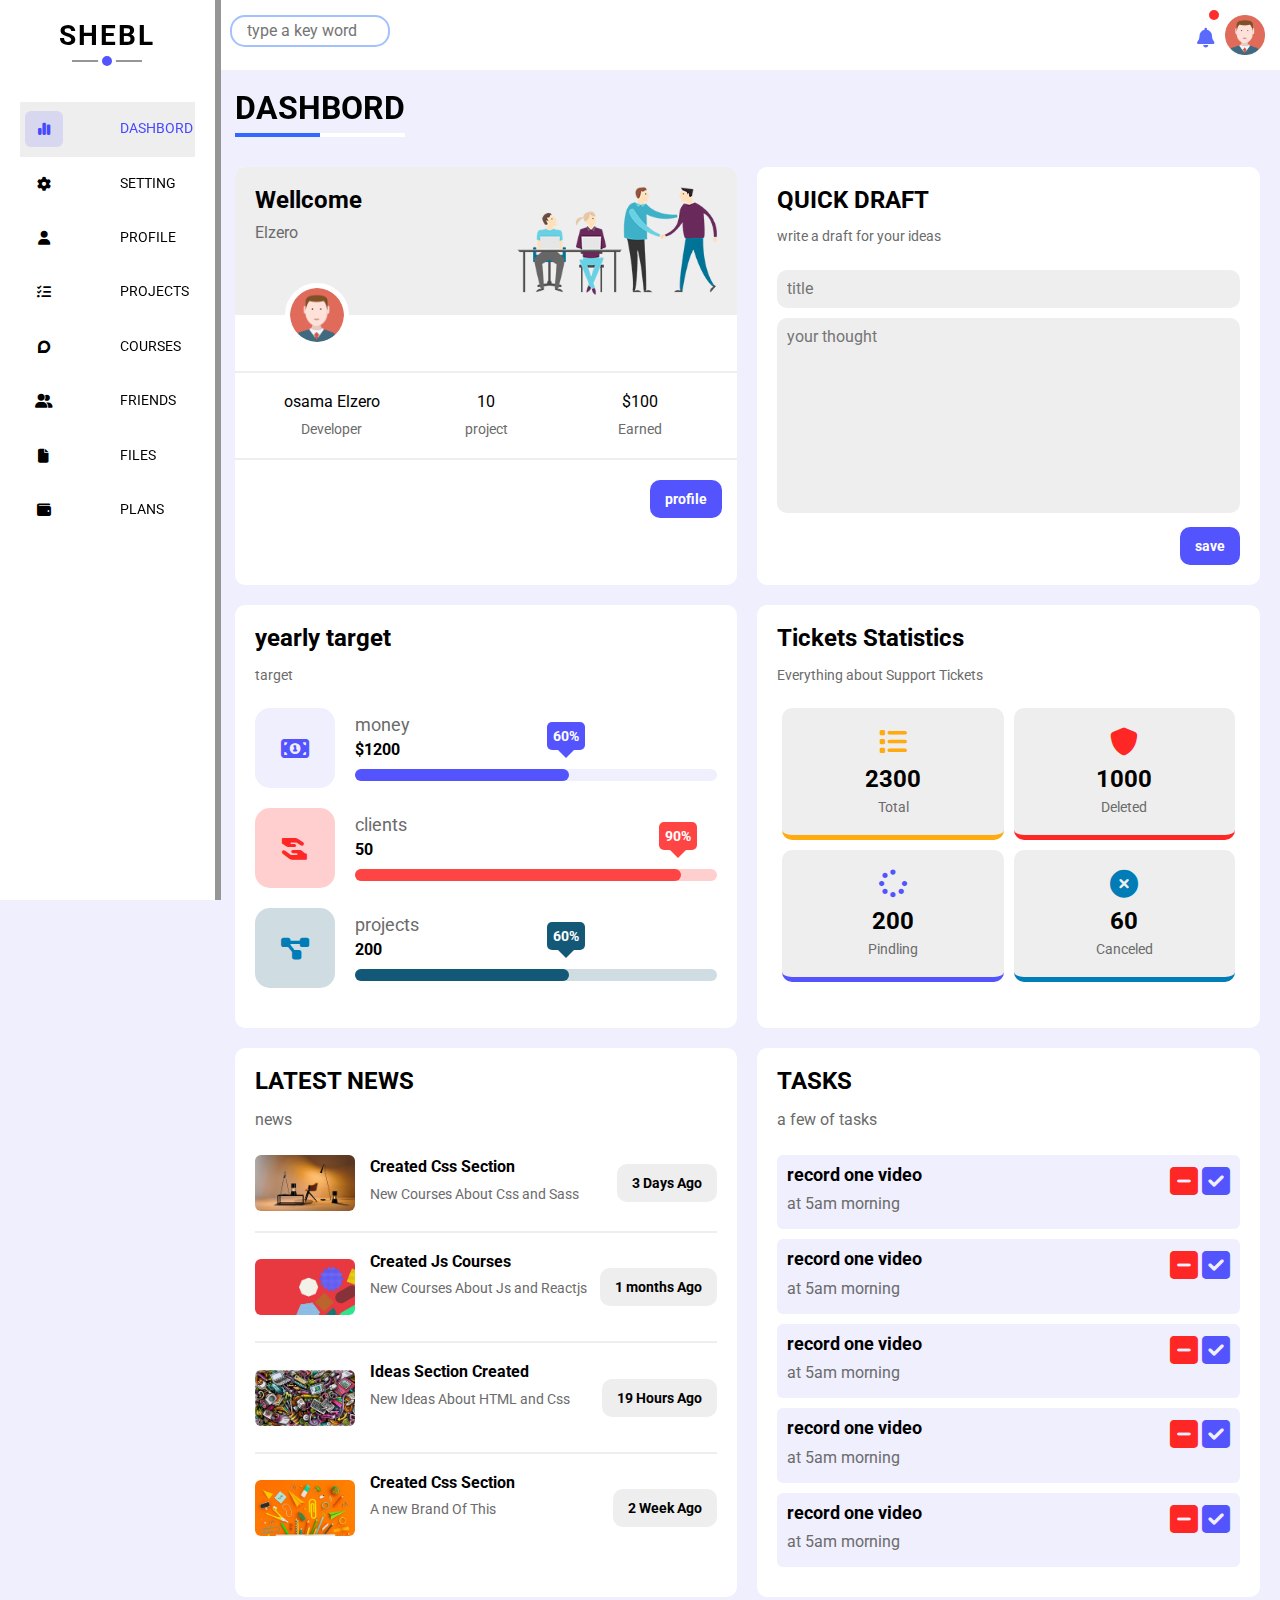
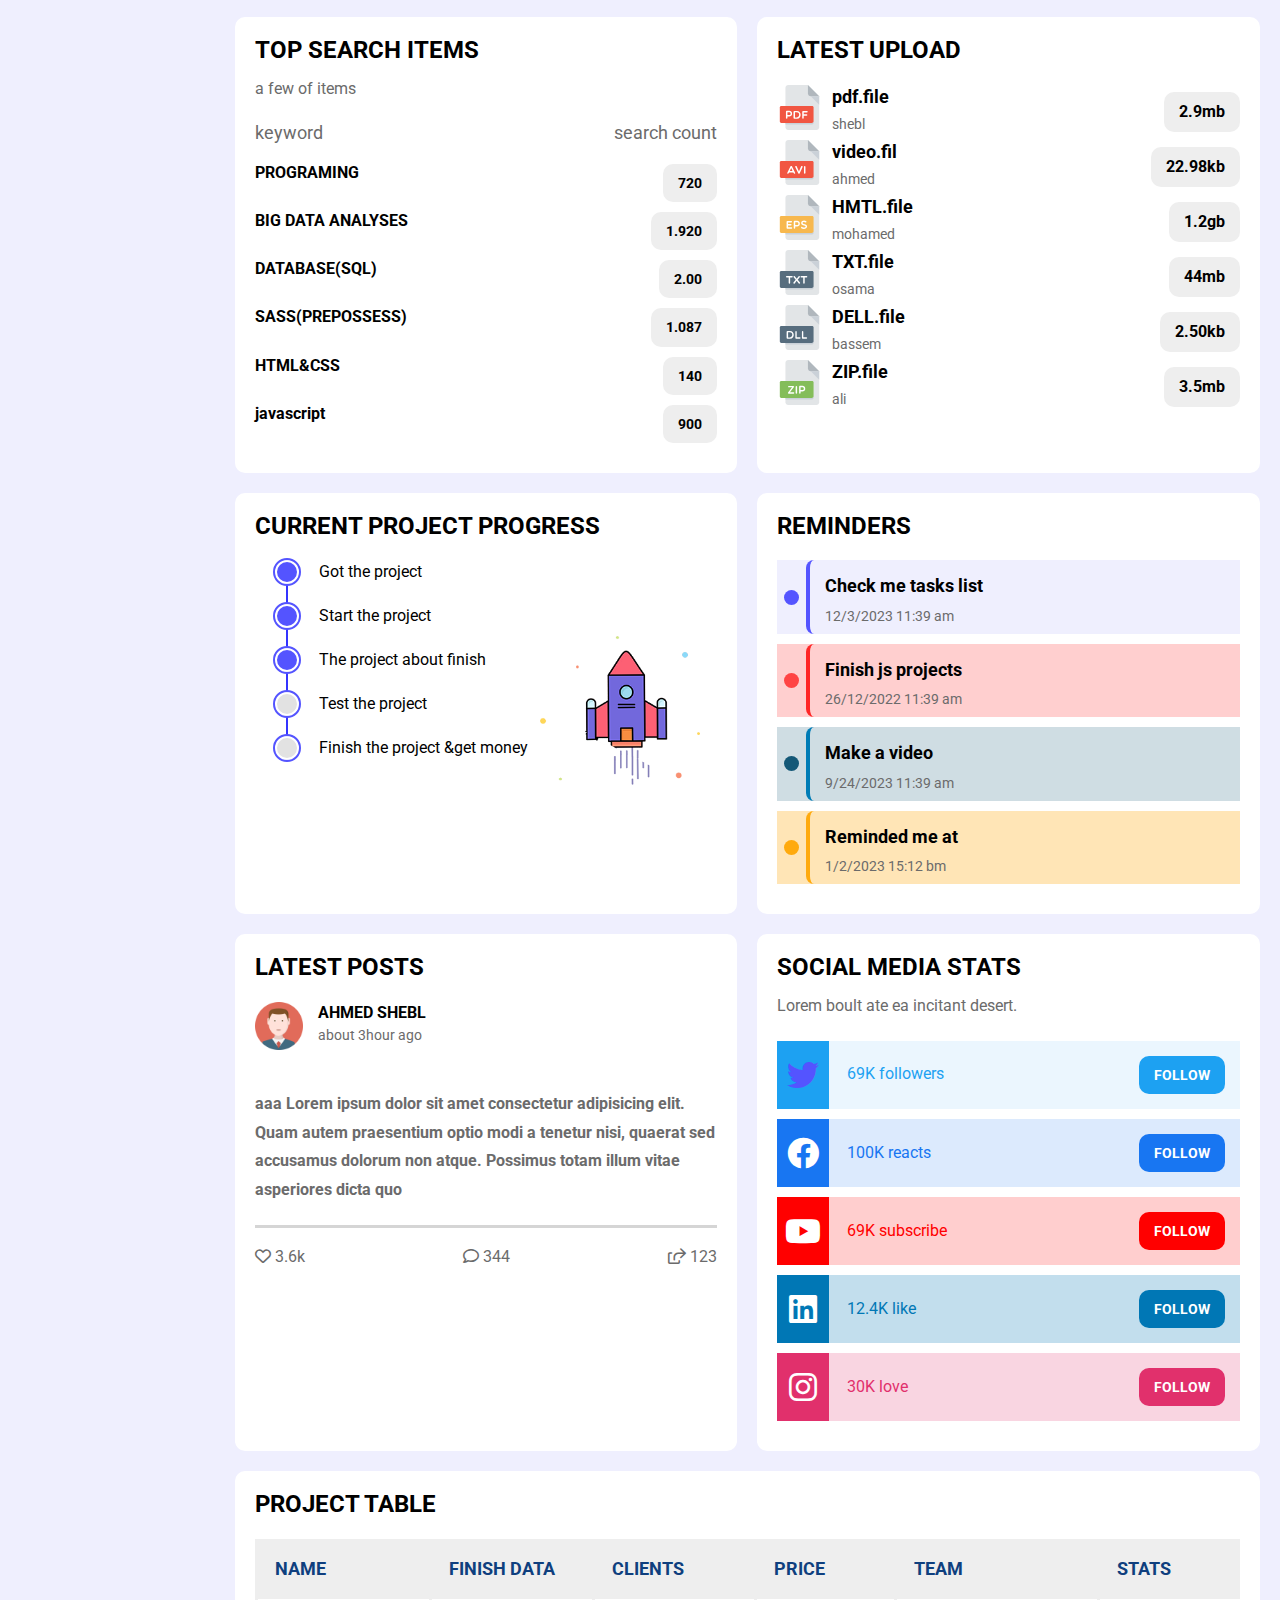
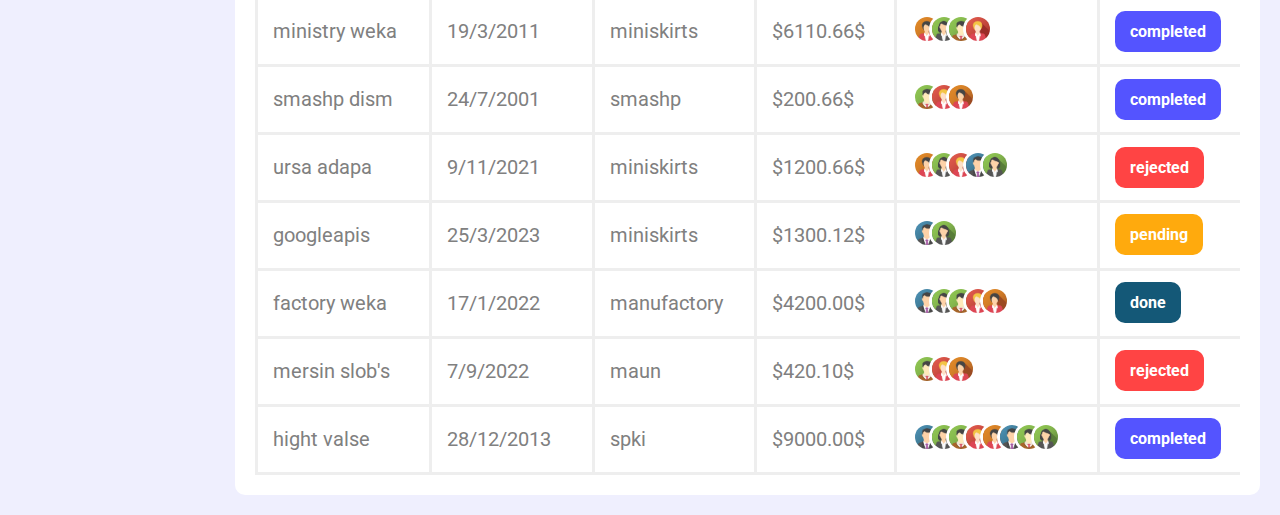
<file: index.html>
<!DOCTYPE html>
<html lang="en">
<head>
    <meta charset="UTF-8">
    <meta http-equiv="X-UA-Compatible" content="IE=edge">
    <meta name="viewport" content="width=device-width, initial-scale=1.0">
    <!-- font awesome file css for icons -->
    <link rel="stylesheet" href="css/all.min.css">
    <!-- normalize file css  -->
    <link rel="stylesheet" href="css/normalize.css">
    <!-- fram work  file css   -->
    <link rel="stylesheet" href="css/framWork.css">
    <!-- main file css for styling  -->
    <link rel="stylesheet" href="css/dashBordMain.css">
    <!-- font family link -->
    <link rel="preconnect" href="https://fonts.googleapis.com">
    <link rel="preconnect" href="https://fonts.gstatic.com" crossorigin>
    <link href="https://fonts.googleapis.com/css2?family=Roboto:wght@100;300;400;500;700;900&display=swap" rel="stylesheet">
    <title>DASHBORD</title>
</head>
<body>
    <div class="page d-flex bg-blue-lite">
        <div class="sidebar bg-white p-20 p-relative">
            <h3 class="p-relative mt-0 text-c f-header fs-24 ls-2">shebl</h3>
            <ul>
                <li class="active">
                    <a href="index.html" class="active align-center fs-14 c-black rad-6 p-10">
                        <i class="fa-solid fa-chart-simple fa-fw"></i>
                        <span  class="hide-mobile">DASHBORD</span>
                    </a>
                </li>
                <li>
                    <a href="setting.html" class=" align-center fs-14 c-black rad-6 p-10">
                        <i class="fa-solid fa-gear fa-fw"></i>
                        <span  class="hide-mobile" >SETTING</span>
                    </a>
                </li>
                <li>
                    <a href="profile.html" class=" align-center fs-14 c-black rad-6 p-10">                        
                        <i class="fa-solid fa-user fa-fw"></i>
                        <span  class="hide-mobile" >PROFILE</span>
                    </a>
                </li>
                <li>
                    <a href="projects.html" class=" align-center fs-14 c-black rad-6 p-10">
                        <i class="fa-solid fa-list-check fa-fw"></i>
                        <span class="hide-mobile" >PROJECTS</span>
                    </a>
                </li>
                <li>
                    <a href="courses.html" class=" align-center fs-14 c-black rad-6 p-10">
                        <i class="fa-brands fa-discourse fa-fw"></i>
                        <span  class="hide-mobile" >COURSES</span>
                    </a>
                </li>
                <li>
                    <a href="friends.html" class=" align-center fs-14 c-black rad-6 p-10">
                        <i class="fa-solid fa-user-group fa-fw"></i>
                        <span  class="hide-mobile" >FRIENDS</span>
                    </a>
                </li>
                <li>
                    <a href="files.html" class=" align-center fs-14 c-black rad-6 p-10">
                        <i class="fa-solid fa-file fa-fw"></i>
                        <span  class="hide-mobile" >FILES</span>
                    </a>
                </li>
                <li>
                    <a href="plans.html" class=" align-center fs-14 c-black rad-6 p-10">
                        <i class="fa-solid fa-wallet fa-fw"></i>
                        <span  class="hide-mobile">PLANS</span>
                    </a>
                </li>
            </ul>
        </div>
        <div class="content w-full">
            <!-- start header -->
            <div class="header bg-white p-15 between-flex">
                <div class="search p-relative ">
                    <input class="p-5 on-foucs" type="search" placeholder="type a key word">
                </div>
                <div class="icons d-flex align-center">
                    <span class="notification p-relative">
                        <i class="fa-solid fa-bell fa-lg"></i>
                    </span>
                    <img src="./pics/avatar.png" alt="">
                </div>
            </div>
            <!-- end header -->
            <h1 class="p-relative">DASHBORD</h1>
            <div class="holder d-grid gap-20">
                <div class="welcome bg-white  rad-10 text-c-mobile d-block-mobile">
                    <div class="intro p-20 d-flex space-between bg-eee">
                        <div>
                            <h2 class="m-0">Wellcome</h2>
                            <p class="c-gray mt-5"> Elzero</p>
                        </div>  
                        <img src="./pics/welcome.png" alt="">
                    </div>
                    <img src="./pics/avatar.png" alt="" class="avatar">
                    <div class="body text-c d-flex p-20 mt-20 mb-20 d-block-mobile">
                        <div>osama Elzero <span class="d-block c-gray fs-14 mt-10">Developer</span></div>
                        <div>10 <span class="d-block c-gray fs-14 mt-10">project</span></div>
                        <div>$100 <span class="d-block c-gray fs-14 mt-10">Earned</span></div>
                    </div>
                    <a href="profiles.html" class="visit d-block fs-14 rad-6 bg-blue c-white w-fit btn-shape"> profile</a>
                </div>
                <div class="quick-draft bg-white p-20 rad-10 text-c-mobile d-block-mobile">
                    <h2 class="mt-0 mb-10">QUICK DRAFT</h2>
                    <p class="mt-0 mb-20 c-gray fs-14">write a draft for your ideas</p>
                    <form action="">
                        <input class="w-full mb-10 rad-10 p-10 b-none bg-eee on-foucs" type="text" placeholder="title">
                        <textarea class="w-full mb-10 rad-10 p-10 b-none bg-eee on-foucs" placeholder="your thought"></textarea>
                        <input class="save d-block fs-14 rad-6 bg-blue c-white w-fit btn-shape b-none" type="submit" value="save">
                    </form>
                </div>
                <div class="target bg-white p-20 rad-10  d-block-mobile ">
                    <h2 class="mt-0 mb-10">yearly target</h2>
                    <p class="mt-0 mb-20 c-gray fs-14" >target</p>
                    <div class="blue row mb-20 center-flex">
                        <div class="icon center-flex bg-blue-lite">
                            <i class="fa-solid fa-money-bill-1 c-blue"></i>
                        </div>
                        <div class="details">
                            <span class="fs-18 c-gray">money</span>
                            <span class="d-block mt-5 mb-10 fw-bold">$1200</span>
                            <div class="progress bg-blue-lite p-relative">
                                <span class="bg-blue blue " style="width: 59%;">
                                    <span class="bg-blue">60%</span>
                                </span>
                            </div>
                        </div>
                    </div>
                    <div class="red row mb-20 center-flex">
                        <div class="icon center-flex bg-red-lite">
                            <i class="fa-solid fa-hand-holding-hand c-red"></i>
                        </div>
                        <div class="details">
                            <span class="fs-18 c-gray">clients</span>
                            <span class="d-block mt-5 mb-10 fw-bold">50</span>
                            <div class="progress bg-red-lite p-relative">
                                <span class="bg-red red " style="width: 90%;">
                                    <span class="bg-red">90%</span>
                                </span>
                            </div>
                        </div>
                    </div>
                    <div class="green row mb-20 center-flex">
                        <div class="icon center-flex bg-green-lite">
                            <i class="fa-solid fa-diagram-project c-green"></i>
                        </div>
                        <div class="details">
                            <span class="fs-18 c-gray">projects</span>
                            <span class="d-block mt-5 mb-10 fw-bold">200</span>
                            <div class="progress bg-green-lite p-relative">
                                <span class="bg-green green " style="width: 59%;">
                                    <span class="bg-green">60%</span>
                                </span>
                            </div>
                        </div>
                    </div>
                </div>
                <div class="ticket p-20 bg-white rad-10 text-c-mobile d-block-mobile">
                    <h2 class="mt-0 mb-10">Tickets Statistics</h2>
                    <p class="mt-0 mb-20 fs-14 c-gray">Everything about Support Tickets</p> 
                    <div class="center-flex text-c gap-10 text-c-mobile f-wrap">
                        <div class="box bg-eee p-20 rad-10 fs-14 c-gray ">
                            <i class="fa-solid fa-list fa-2x c-orange mb-10"></i>
                            <span class="d-block c-black fw-bold fs-24 mb-5">2300</span>
                            Total
                        </div>
                        <div class="box bg-eee p-20 rad-10 fs-14 c-gray">
                            <i class="fa-solid fa-shield fa-2x c-red mb-10"></i>
                            <span class="d-block c-black fw-bold fs-24 mb-5">1000</span>
                            Deleted
                        </div>
                        <div class="box bg-eee p-20 rad-10 fs-14 c-gray">
                            <i class="fa-solid fa-spinner c-blue fa-2x mb-10"></i>
                            <span class="d-block c-black fw-bold fs-24 mb-5">200</span>
                            Pindling
                        </div>
                        <div class="box bg-eee p-20 rad-10 fs-14 c-gray">
                            <i class="fa-solid fa-circle-xmark fa-2x c-green mb-10"></i>
                            <span class="d-block c-black fw-bold fs-24 mb-5">60</span>
                            Canceled
                        </div>
                    </div>
                </div>
                <div class="latest-news p-20 bg-white rad-10 text-c-mobile  ">
                    <h2 class="mt-0 mb-10">LATEST NEWS</h2>
                    <p class="mt-0 mb-20 c-gray">news</p>
                    <div class="row d-flex align-center d-block-mobile">
                        <img src="./pics/news-01.png" alt="">
                        <div class="info">
                            <h3>Created Css Section</h3>
                            <p class="m-0 fs-14 c-gray">New Courses About Css and Sass </p>
                        </div>
                        <div class=" labol btn-shape bg-eee fs-14 fw-bold ">3 Days Ago</div>
                    </div>
                    <div class="row d-flex align-center d-block-mobile">
                        <img src="./pics/news-03.png" alt="">
                        <div class="info">
                            <h3>Created Js Courses</h3>
                            <p class="m-0 mb-20 fs-14 c-gray">New Courses About Js and Reactjs </p>
                        </div>
                        <div class=" labol btn-shape bg-eee fs-14  ">1 months Ago</div>
                    </div>
                    <div class="row d-flex align-center d-block-mobile" >
                        <img src="./pics/news-04.png" alt="">
                        <div class="info">
                            <h3>Ideas Section Created</h3>
                            <p class="m-0 mb-20 fs-14 c-gray">New Ideas About HTML and Css </p>
                        </div>
                        <div class=" labol btn-shape bg-eee fs-14  ">19 Hours Ago</div>
                    </div>
                    <div class="row d-flex align-center d-block-mobile">
                        <img src="./pics/news-02.png" alt="">
                        <div class="info">
                            <h3>Created Css Section</h3>
                            <p class="m-0 mb-20 fs-14 c-gray">A new Brand Of This   </p>
                        </div>
                        <div class=" labol btn-shape bg-eee fs-14  ">2 Week Ago</div>
                    </div>
                </div>
                <div class="tasks p-20 bg-white rad-10 text-c-mobile ">
                    <h2 class="mt-0 mb-10">TASKS</h2>
                    <p class="mt-0 mb-20 c-gray">a few of tasks</p>
                    <div class="row d-flex bg-blue-lite p-10 mb-10 rad-6 between-flex">
                        <div class="info">
                            <h3 class="mt-0 mb-5 fs-18">record one video</h3>
                            <p class="mt-0 mb-0 c-gray fs-16">at 5am morning</p>
                        </div>
                        <div class="d">
                            <i class="fa-solid fa-square-minus fa-2x deleted c-red"></i>
                            <i class="fa-solid fa-square-check fa-2x done c-blue "></i>
                        </div>   
                    </div>
                    <div class="row d-flex bg-blue-lite p-10 mb-10  rad-6 between-flex">
                        <div class="info">
                            <h3 class="mt-0 mb-5 fs-18">record one video</h3>
                            <p class="mt-0 mb-0 c-gray fs-16">at 5am morning</p>
                        </div>
                        <div class="d">
                            <i class="fa-solid fa-square-minus fa-2x deleted c-red"></i>
                            <i class="fa-solid fa-square-check fa-2x done c-blue "></i>
                        </div>   
                    </div>
                    <div class="row d-flex bg-blue-lite p-10 mb-10 rad-6 between-flex">
                        <div class="info">
                            <h3 class="mt-0 mb-5 fs-18">record one video</h3>
                            <p class="mt-0 mb-0 c-gray mb-0fs-16">at 5am morning</p>
                        </div>
                        <div class="d">
                            <i class="fa-solid fa-square-minus fa-2x deleted c-red"></i>
                            <i class="fa-solid fa-square-check fa-2x done c-blue "></i>
                        </div>   
                    </div>
                    <div class="row d-flex bg-blue-lite p-10 mb-10 rad-6 between-flex">
                        <div class="info">
                            <h3 class="mt-0 mb-5 fs-18">record one video</h3>
                            <p class="mt-0 c-gray fs-16 mb-0">at 5am morning</p>
                        </div>
                        <div class="d">
                            <i class="fa-solid fa-square-minus fa-2x deleted c-red"></i>
                            <i class="fa-solid fa-square-check fa-2x done c-blue "></i>
                        </div>   
                    </div>
                    <div class="row d-flex bg-blue-lite p-10 mb-10 rad-6  between-flex">
                        <div class="info">
                            <h3 class="mt-0 mb-5 fs-18">record one video</h3>
                            <p class="mt-0 mb-0 c-gray fs-16">at 5am morning</p>
                        </div>
                        <div class="d">
                            <i class="fa-solid fa-square-minus fa-2x deleted c-red"></i>
                            <i class="fa-solid fa-square-check fa-2x done c-blue "></i>
                        </div>   
                    </div>
                    
                </div>
                <div class="search p-20 bg-white rad-10 text-c-mobile">
                    <h2 class="mt-0 mb-10">TOP SEARCH ITEMS</h2>
                    <p class="mt-0 mb-20 c-gray">a few of items</p>
                    <div class="head d-flex space-between c-gray mb-20 ">
                        <div class="fs-18">keyword</div>
                        <div class="fs-18" >search count</div>
                    </div>
                    <div class="itmes d-flex space-between c-gray mb-10">
                        <div class="c-black fw-bold">PROGRAMING</div>
                        <div class="bg-eee fs-14 btn-shape c-black"> 720</div>
                    </div>
                    <div class="itmes d-flex space-between c-gray mb-10">
                        <div class="c-black fw-bold">BIG DATA ANALYSES </div>
                        <div class="bg-eee fs-14 btn-shape c-black"> 1.920</div>
                    </div>
                    <div class="itmes d-flex space-between c-gray mb-10">
                        <div class="c-black fw-bold">DATABASE(SQL)</div>
                        <div class="bg-eee fs-14 btn-shape c-black"> 2.00</div>
                    </div>
                    <div class="itmes d-flex space-between c-gray mb-10">
                        <div class="c-black fw-bold">SASS(PREPOSSESS)</div>
                        <div class="bg-eee fs-14 btn-shape c-black"> 1.087</div>
                    </div>
                    <div class="itmes d-flex space-between c-gray mb-10">
                        <div class="c-black fw-bold">HTML&CSS</div>
                        <div class="bg-eee fs-14 btn-shape c-black"> 140</div>
                    </div>
                    <div class="itmes d-flex space-between c-gray mb-10">
                        <div class="c-black fw-bold">javascript</div>
                        <div class="bg-eee fs-14 btn-shape c-black"> 900</div>
                    </div>
                </div>
                <div class="upload  p-20 bg-white rad-10 text-c-mobile">
                    <h2 class="mt-0 mb-20">LATEST UPLOAD</h2>
                    <ul >
                        <li class="d-flex space-between align-center">
                            <div class="d-flex align-center">
                                <img  class="mr-10" src="./pics/pdf.svg" alt="">
                                <div class="info">
                                    <h3 class="m-0 mb-5 d-block fs-18">pdf.file</h3>
                                    <p class=" m-0  c-gray fs-14">shebl</p>
                                </div>
                            </div>
                            <div class="bg-eee btn-shape c-black fw-bold">2.9mb</div>
                        </li>
                        <li class="d-flex space-between align-center">
                            <div class="d-flex align-center">
                                <img  class="mr-10" src="./pics/avi.svg" alt="">
                                <div class="info">
                                    <h3 class=" m-0 mb-5  d-block fs-18">video.fil</h3>
                                    <p class=" m-0 c-gray fs-14">ahmed</p>
                                </div>
                            </div>
                            <div class="bg-eee btn-shape c-black fw-bold">22.98kb</div>
                        </li>
                        <li class="d-flex space-between align-center">
                            <div class="d-flex align-center">
                                <img  class="mr-10" src="./pics/eps.svg" alt="">
                                <div class="info">
                                    <h3 class="m-0 mb-5 d-block fs-18">HMTL.file</h3>
                                    <p class=" m-0 c-gray fs-14">mohamed</p>
                                </div>
                            </div>
                            <div class="bg-eee btn-shape c-black fw-bold">1.2gb</div>
                        </li>
                        <li class="d-flex space-between align-center">
                            <div class="d-flex align-center">
                                <img  class="mr-10" src="./pics/txt.svg" alt="">
                                <div class="info">
                                    <h3 class="m-0 mb-5 d-block fs-18">TXT.file</h3>
                                    <p class="m-0 c-gray fs-14">osama</p>
                                </div>
                            </div>
                            <div class="bg-eee btn-shape c-black fw-bold">44mb</div>
                        </li>
                        <li class="d-flex space-between align-center">  
                            <div class="d-flex align-center">
                                <img  class="mr-10" src="./pics/dll.svg" alt="">
                                <div class="info">
                                    <h3 class="m-0 mb-5 d-block fs-18">DELL.file</h3>
                                    <p class="m-0  c-gray fs-14">bassem</p>
                                </div>
                            </div>
                            <div class="bg-eee btn-shape c-black fw-bold">2.50kb</div>
                        </li>
                        <li class="d-flex space-between align-center">
                            <div class="d-flex align-center">
                                <img  class="mr-10" src="./pics/zip.svg" alt="">
                                <div class="info">
                                    <h3 class=" m-0 mb-5  d-block fs-18">ZIP.file</h3>
                                    <p class="m-0 c-gray fs-14">ali</p>
                                </div>
                            </div>
                            <div class="bg-eee btn-shape c-black fw-bold">3.5mb</div>
                        </li>
                    </ul>
                </div>
                <div class="last-project p-20 bg-white rad-10 text-c-mobile p-relative ">
                    <h2 class="m-0 mb-20">CURRENT PROJECT PROGRESS</h2>
                    <ul class="p-relative">
                        <li class="mt-20 d-flex align-center done">Got the project</li>
                        <li class="mt-20 d-flex align-center done">Start the project</li>
                        <li class="mt-20 d-flex align-center done">The project about finish</li>
                        <li class="mt-20 d-flex align-center current">Test the project</li>
                        <li class="mt-20 d-flex align-center ">Finish the project &get money</li>
                    </ul>
                    <img class="h-mobile" src="./pics/project.png" alt="">
                </div>
                <div class="reminders p-20 bg-white rad-10 text-c-mobile p-relative">
                    <h2 class="m-0 mb-20">REMINDERS</h2>
                    <ul>
                        <li class="d-flex align-center mt-15 mb-10 bg-blue-lite"  >
                            <span class="key mr-15 rad-50 d-block bg-blue"></span>
                            <div class="pl-15 blue">
                                <p class="fs-18 fw-bold mt-10 mb-5">Check me tasks list</p>
                                <span class="fs-14 c-gray mb-10 d-block " >12/3/2023 11:39 am</span>
                            </div>
                        </li>
                        <li class="d-flex align-center mb-10 bg-red-lite" >
                            <span class="key mr-15 rad-50 d-block bg-red"></span>
                            <div class="pl-15 red">
                                <p class="fs-18 fw-bold mt-10 mb-5">Finish js projects </p>
                                <span class="fs-14 c-gray mb-10 d-block" >26/12/2022 11:39 am</span>
                            </div>
                        </li>
                        <li class="d-flex align-center mt-15 mb-10 bg-green-lite" >
                            <span class="key mr-15 rad-50 d-block bg-green"></span>
                            <div class="pl-15 green">
                                <p class="fs-18 fw-bold mt-10 mb-5">Make a video</p>
                                <span class="fs-14 c-gray mb-10 d-block" >9/24/2023 11:39 am</span>
                            </div>
                        </li>
                        <li class="d-flex align-center mt-15 mb-10 bg-orange-lite" >
                            <span class="key mr-15 rad-50 d-block bg-orange"></span>
                            <div class="pl-15 orange">
                                <p class="fs-18 fw-bold mt-10 mb-5">Reminded me at  </p>
                                <span class="fs-14 c-gray mb-10 d-block " >1/2/2023 15:12 bm</span>
                            </div>
                        </li>
                    </ul>
                </div>
                <div class="latest-post p-20 bg-white rad-10 text-c-mobile p-relative">
                    <h2 class="mt-0 mb-20">LATEST POSTS</h2>
                    <div class="top d-flex align-center">
                        <img class="avatar mr-15" src="./pics/avatar.png" alt="">
                        <div class="info">
                            <span class="fs-16 d-block mb-5 fw-bold">AHMED SHEBL</span>
                            <span class="fs-14 d-block mb-5 c-gray">about 3hour ago</span>
                        </div>
                        
                    </div>
                    <div class="post-content pt-20 pb-20 mb-20 mt-20 c-gray fw-bold lh-18">
                        aaa Lorem ipsum dolor sit amet consectetur adipisicing elit. Quam autem praesentium optio modi a tenetur nisi, quaerat sed accusamus dolorum non atque. Possimus totam illum vitae asperiores dicta quo
                    </div>
                    <div class="post-stats between-flex c-gray">
                        <div>
                            <i class="fa-regular fa-heart"></i>
                            <span>3.6k</span>
                        </div>
                        <div>
                            <i class="fa-regular fa-comment"></i>
                            <span>344</span>
                        </div>
                        <div>
                            <i class="fa-regular fa-share-from-square"></i>
                            <span>123</span>
                        </div>
                    </div>
                </div>
                <div class="social p-20 bg-white rad-10 text-c-mobile p-relative">
                    <h2 class="mt-0 mb-10">SOCIAL MEDIA STATS</h2>
                    <p class="mt-0 mb-20 c-gray">Lorem boult ate ea incitant desert.</p>
                    <div class="box tiwtter p-15 p-relative mb-10 space-between d-flex align-center">
                        <i class="fa-brands fa-twitter fa-2x c-blue h-full center-flex"></i>
                        <span>69K followers</span>
                        <a class="fs-14 c-white btn-shape" href="#">FOLLOW</a>
                    </div>
                    <div class="box facebook p-15 p-relative mb-10 space-between d-flex align-center ">
                        <i class="fa-brands fa-facebook fa-2x c-white h-full center-flex"></i>
                        <span>100K reacts</span>
                        <a class="fs-14 c-white btn-shape" href="#">FOLLOW</a>
                    </div>
                    <div class="box youtube p-15 p-relative mb-10 space-between d-flex align-center">
                        <i class="fa-brands fa-youtube fa-2x c-white h-full center-flex"></i>
                        <span>69K subscribe</span>
                        <a class="fs-14 c-white btn-shape" href="#">FOLLOW</a>
                    </div>
                    <div class="box linkedin p-15 p-relative mb-10 space-between d-flex align-center">
                        <i class="fa-brands fa-linkedin fa-2x c-white h-full center-flex"></i>
                        <span>12.4K like</span>
                        <a class="fs-14 c-white btn-shape" href="#">FOLLOW</a>
                    </div>
                    <div class="box instagram p-15 p-relative mb-10 space-between d-flex align-center">
                        <i class="fa-brands fa-instagram fa-2x c-white h-full center-flex"></i>
                        <span>30K love</span>
                        <a class="fs-14 c-white btn-shape" href="#">FOLLOW</a>
                    </div>
                </div>
            </div>
            <div class="project-table p-20 bg-white rad-10 m-20">
                <h2 class="mt-0 mb-20" >PROJECT TABLE</h2>
                <div class="response">
                    <table class="fs-16 w-full">
                        <thead>
                            <tr class="fw-bold">
                                <td>NAME</td>
                                <td>FINISH DATA</td>
                                <td>CLIENTS</td>
                                <td>PRICE</td>
                                <td>TEAM</td>
                                <td>STATS</td>
                            </tr>
                        </thead>
                        <tbody>
                            <tr>
                                <td>ministry weka</td>
                                <td>19/3/2011</td>
                                <td>miniskirts</td>
                                <td>$6110.66$</td>
                                <td>
                                    <img src="./pics/team-04.png" alt="">
                                    <img src="./pics/team-02.png" alt="">
                                    <img src="./pics/team-03.png" alt="">
                                    <img src="./pics/team-05.png" alt="">
                                </td>
                                <td>
                                    <span class="labol btn-shape bg-blue c-white">completed</span>
                                </td> 
                            </tr>
                            <tr>
                                <td>smashp dism </td>
                                <td>24/7/2001</td>
                                <td>smashp</td>
                                <td>$200.66$</td>
                                <td>
                                    <img src="./pics/team-03.png" alt="">
                                    <img src="./pics/team-05.png" alt="">
                                    <img src="./pics/team-04.png" alt="">
                                </td>
                                <td>
                                    <span class="labol btn-shape bg-blue c-white">completed</span>
                                </td> 
                            </tr>
                            <tr>
                                <td>ursa adapa </td>
                                <td>9/11/2021</td>
                                <td>miniskirts</td>
                                <td>$1200.66$</td>
                                <td>
                                    <img src="./pics/team-04.png" alt="">
                                    <img src="./pics/team-02.png" alt="">
                                    <img src="./pics/team-05.png" alt="">
                                    <img src="./pics/team-01.png" alt="">
                                    <img src="./pics/team-02.png" alt="">
                                </td>
                                <td>
                                    <span class="labol btn-shape bg-red c-white">rejected</span>
                                </td> 
                            </tr>
                            <tr>
                                <td>googleapis </td>
                                <td>25/3/2023</td>
                                <td>miniskirts</td>
                                <td>$1300.12$</td>
                                <td>
                                    <img src="./pics/team-01.png" alt="">
                                    <img src="./pics/team-02.png" alt="">
                                </td>
                                <td>
                                    <span class="labol btn-shape bg-orange c-white">pending</span>
                                </td> 
                            </tr>
                            <tr>
                                <td>factory weka</td>
                                <td>17/1/2022</td>
                                <td>manufactory</td>
                                <td>$4200.00$</td>
                                <td>
                                    <img src="./pics/team-01.png" alt="">
                                    <img src="./pics/team-02.png" alt="">
                                    <img src="./pics/team-03.png" alt="">
                                    <img src="./pics/team-05.png" alt="">
                                    <img src="./pics/team-04.png" alt="">
                                </td>
                                <td>
                                    <span class="labol btn-shape bg-green c-white">done</span>
                                </td> 
                            </tr>
                            <tr>
                                <td>mersin slob's</td>
                                <td>7/9/2022</td>
                                <td>maun</td>
                                <td>$420.10$</td>
                                <td>
                                    <img src="./pics/team-03.png" alt="">
                                    <img src="./pics/team-05.png" alt="">
                                    <img src="./pics/team-04.png" alt="">
                                </td>
                                <td>
                                    <span class="labol btn-shape bg-red c-white">rejected</span>
                                </td> 
                            </tr>
                            <tr>
                                <td>hight valse </td>
                                <td>28/12/2013</td>
                                <td>spki</td>
                                <td>$9000.00$</td>
                                <td>
                                    <img src="./pics/team-01.png" alt="">
                                    <img src="./pics/team-02.png" alt="">
                                    <img src="./pics/team-03.png" alt="">
                                    <img src="./pics/team-05.png" alt="">
                                    <img src="./pics/team-04.png" alt="">
                                    <img src="./pics/team-01.png" alt="">
                                    <img src="./pics/team-03.png" alt="">
                                    <img src="./pics/team-02.png" alt="">
                                </td>
                                <td>
                                    <span class="labol btn-shape bg-blue c-white">completed</span>
                                </td> 
                            </tr>
                        </tbody>
                    </table>
                </div>
            </div>
        </div>
    </div>
    <div class="scroller"></div>
    <script src="js/main.js"></script>
</body>
</html>
</file>
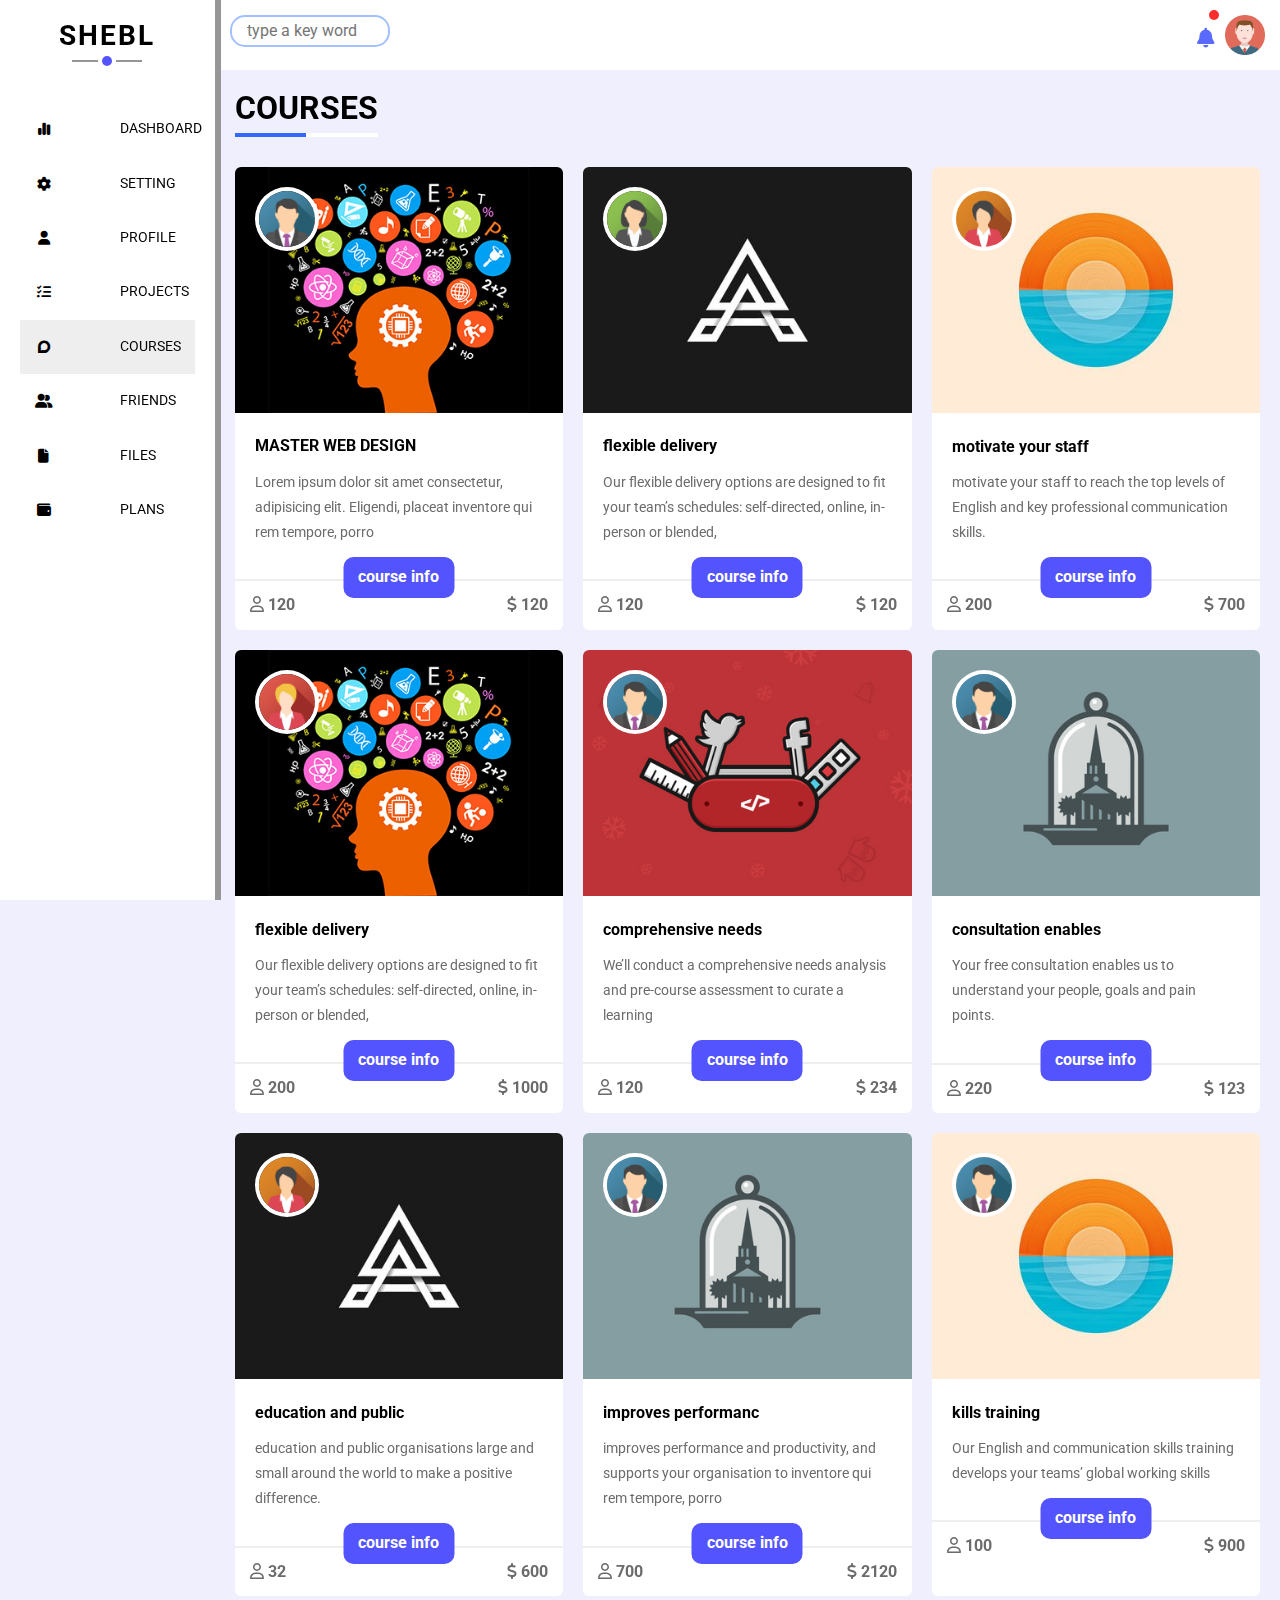
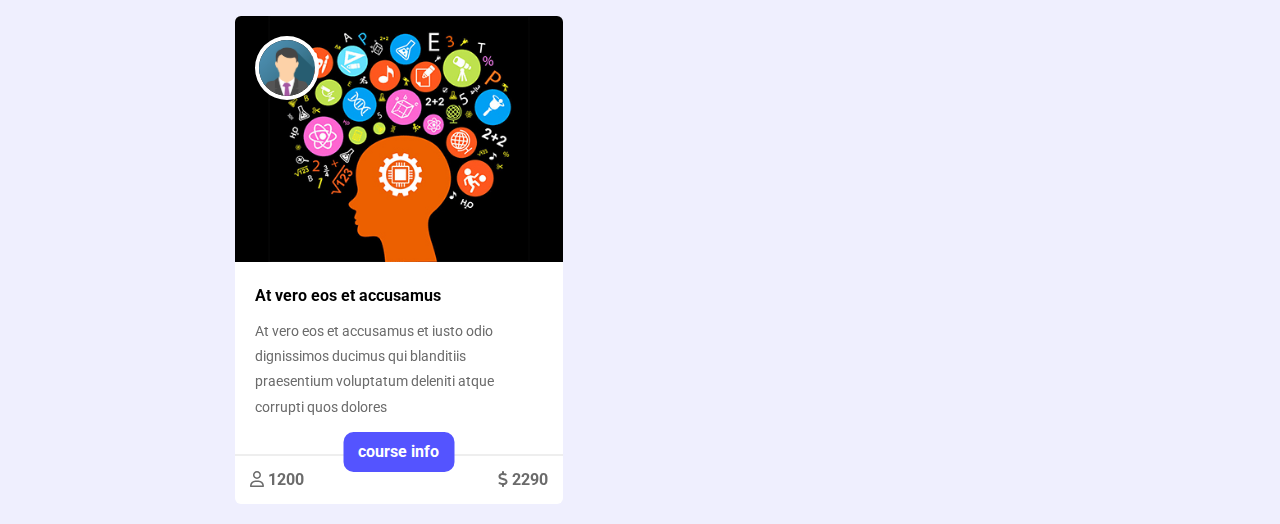
<file: courses.html>
<!DOCTYPE html>
<html lang="en">
<head>
    <meta charset="UTF-8">
    <meta http-equiv="X-UA-Compatible" content="IE=edge">
    <meta name="viewport" content="width=device-width, initial-scale=1.0">
    <!-- font awesome file css for icons -->
    <link rel="stylesheet" href="css/all.min.css">
    <!-- normalize file css  -->
    <link rel="stylesheet" href="css/normalize.css">
    <!-- frame work  file css   -->
    <link rel="stylesheet" href="css/framWork.css">
    <!-- main file css for styling  -->
    <link rel="stylesheet" href="css/dashBordMain.css">
    <!-- font family link -->
    <link rel="preconnect" href="https://fonts.googleapis.com">
    <link rel="preconnect" href="https://fonts.gstatic.com" crossorigin>
    <link href="https://fonts.googleapis.com/css2?family=Roboto:wght@100;300;400;500;700;900&display=swap" rel="stylesheet">
    <title>COURSES</title>
</head>
<body>
    <div class="page d-flex bg-blue-lite">
        <div class="sidebar bg-white p-20 p-relative">
            <h3 class="p-relative mt-0 text-c f-header fs-24 ls-2">shebl</h3>
            <ul>
                <li >
                    <a href="index.html" class=" align-center fs-14 c-black rad-6 p-10">
                        <i class="fa-solid fa-chart-simple fa-fw"></i>
                        <span  class="hide-mobile">DASHBOARD</span>
                    </a>
                </li>
                <li>
                    <a href="setting.html" class=" align-center fs-14 c-black rad-6 p-10">
                        <i class="fa-solid fa-gear fa-fw"></i>
                        <span  class="hide-mobile" >SETTING</span>
                    </a>
                </li>
                <li>
                    <a href="profile.html" class=" align-center fs-14 c-black rad-6 p-10">                        
                        <i class="fa-solid fa-user fa-fw"></i>
                        <span  class="hide-mobile" >PROFILE</span>
                    </a>
                </li>
                <li>
                    <a href="projects.html" class=" align-center fs-14 c-black rad-6 p-10">
                        <i class="fa-solid fa-list-check fa-fw"></i>
                        <span class="hide-mobile" >PROJECTS</span>
                    </a>
                </li>
                <li class="active">
                    <a href="courses.html" class="  activealign-center fs-14 c-black rad-6 p-10">
                        <i class="fa-brands fa-discourse fa-fw"></i>
                        <span  class="hide-mobile" >COURSES</span>
                    </a>
                </li>
                <li>
                    <a href="friends.html" class=" align-center fs-14 c-black rad-6 p-10">
                        <i class="fa-solid fa-user-group fa-fw"></i>
                        <span  class="hide-mobile" >FRIENDS</span>
                    </a>
                </li>
                <li>
                    <a href="files.html" class=" align-center fs-14 c-black rad-6 p-10">
                        <i class="fa-solid fa-file fa-fw"></i>
                        <span  class="hide-mobile" >FILES</span>
                    </a>
                </li>
                <li>
                    <a href="plans.html" class=" align-center fs-14 c-black rad-6 p-10">
                        <i class="fa-solid fa-wallet fa-fw"></i>
                        <span  class="hide-mobile">PLANS</span>
                    </a>
                </li>
            </ul>
        </div>
        <div class="content w-full">
            <!-- start header -->
            <div class="header bg-white p-15 between-flex">
                <div class="search p-relative ">
                    <input class="p-5 on-foucs" type="search" placeholder="type a key word">
                </div>
                <div class="icons d-flex align-center">
                    <span class="notification p-relative">
                        <i class="fa-solid fa-bell fa-lg"></i>
                    </span>
                    <img src="./pics/avatar.png" alt="">
                </div>
            </div>
            <!-- end header -->
            <h1 class="p-relative">COURSES</h1>
            <div class="courses-page d-grid m-20 gap-20">
              <div class="course bg-white rad-6 p-relative">                
                <img class="cover" src="./pics/course-02.jpg" alt="">
                <img class="instructor"  src="./pics/team-01.png" alt=""> 
                <div class="p-20">
                  <h4 class="m-0">MASTER WEB DESIGN</h4>
                  <p class="description c-gray fs-14 mt-15">Lorem ipsum dolor sit amet consectetur, adipisicing elit. Eligendi, placeat inventore qui rem tempore, porro</p>
                </div>  
                <div class="info p-15 p-relative space-between d-flex align-center fw-bold">
                  <span class="title bg-blue c-white btn-shape">course info</span>
                  <span class="c-gray">
                    <i class="fa-regular fa-user"></i>
                    120
                  </span>
                  <span class="c-gray">
                    <i class="fa-solid fa-dollar-sign"></i>
                    120
                  </span>
                </div>              
              </div>
              <div class="course bg-white rad-6 p-relative">                
                <img class="cover" src="./pics/course-01.jpg" alt="">
                <img class="instructor"  src="./pics/team-02.png" alt=""> 
                <div class="p-20">
                  <h4 class="m-0">flexible delivery </h4>
                  <p class="description c-gray fs-14 mt-15">Our flexible delivery options are designed to fit your team’s schedules: self-directed, online, in-person or blended,</p>
                </div>  
                <div class="info p-15 p-relative space-between d-flex align-center fw-bold">
                  <span class="title bg-blue c-white btn-shape">course info</span>
                  <span class="c-gray">
                    <i class="fa-regular fa-user"></i>
                    120
                  </span>
                  <span class="c-gray">
                    <i class="fa-solid fa-dollar-sign"></i>
                    120
                  </span>
                </div>              
              </div>
              <div class="course bg-white rad-6 p-relative">                
                <img class="cover" src="./pics/course-03.jpg" alt="">
                <img class="instructor"  src="./pics/team-04.png" alt=""> 
                <div class="p-20">
                  <h4 class="m-0">motivate your staff</h4>
                  <p class="description c-gray fs-14 mt-15">motivate your staff to reach the top levels of English and key professional communication skills.</p>
                </div>  
                <div class="info p-15 p-relative space-between d-flex align-center fw-bold">
                  <span class="title bg-blue c-white btn-shape">course info</span>
                  <span class="c-gray">
                    <i class="fa-regular fa-user"></i>
                    200
                  </span>
                  <span class="c-gray">
                    <i class="fa-solid fa-dollar-sign"></i>
                    700
                  </span>
                </div>              
              </div>
              <div class="course bg-white rad-6 p-relative">                
                <img class="cover" src="./pics/course-02.jpg" alt="">
                <img class="instructor"  src="./pics/team-05.png" alt=""> 
                <div class="p-20">
                  <h4 class="m-0">flexible delivery</h4>
                  <p class="description c-gray fs-14 mt-15">Our flexible delivery options are designed to fit your team’s schedules: self-directed, online, in-person or blended,</p>
                </div>  
                <div class="info p-15 p-relative space-between d-flex align-center fw-bold">
                  <span class="title bg-blue c-white btn-shape">course info</span>
                  <span class="c-gray">
                    <i class="fa-regular fa-user"></i>
                    200
                  </span>
                  <span class="c-gray">
                    <i class="fa-solid fa-dollar-sign"></i>
                    1000
                  </span>
                </div>              
              </div>
              <div class="course bg-white rad-6 p-relative">                
                <img class="cover" src="./pics/course-05.jpg" alt="">
                <img class="instructor"  src="./pics/team-01.png" alt=""> 
                <div class="p-20">
                  <h4 class="m-0">comprehensive needs</h4>
                  <p class="description c-gray fs-14 mt-15">We’ll conduct a comprehensive needs analysis and pre-course assessment to curate a learning</p>
                </div>  
                <div class="info p-15 p-relative space-between d-flex align-center fw-bold">
                  <span class="title bg-blue c-white btn-shape">course info</span>
                  <span class="c-gray">
                    <i class="fa-regular fa-user"></i>
                    120
                  </span>
                  <span class="c-gray">
                    <i class="fa-solid fa-dollar-sign"></i>
                    234
                  </span>
                </div>              
              </div>
              <div class="course bg-white rad-6 p-relative">                
                <img class="cover" src="./pics/course-04.jpg" alt="">
                <img class="instructor"  src="./pics/team-01.png" alt=""> 
                <div class="p-20">
                  <h4 class="m-0">consultation enables</h4>
                  <p class="description c-gray fs-14 mt-15">Your free consultation enables us to understand your people, goals and pain points. </p>
                </div>  
                <div class="info p-15 p-relative space-between d-flex align-center fw-bold">
                  <span class="title bg-blue c-white btn-shape">course info</span>
                  <span class="c-gray">
                    <i class="fa-regular fa-user"></i>
                    220
                  </span>
                  <span class="c-gray">
                    <i class="fa-solid fa-dollar-sign"></i>
                    123
                  </span>
                </div>              
              </div>
              <div class="course bg-white rad-6 p-relative">                
                <img class="cover" src="./pics/course-01.jpg" alt="">
                <img class="instructor"  src="./pics/team-04.png" alt=""> 
                <div class="p-20">
                  <h4 class="m-0">education and public </h4>
                  <p class="description c-gray fs-14 mt-15">education and public organisations large and small around the world to make a positive difference.</p>
                </div>  
                <div class="info p-15 p-relative space-between d-flex align-center fw-bold">
                  <span class="title bg-blue c-white btn-shape">course info</span>
                  <span class="c-gray">
                    <i class="fa-regular fa-user"></i>
                    32
                  </span>
                  <span class="c-gray">
                    <i class="fa-solid fa-dollar-sign"></i>
                    600
                  </span>
                </div>              
              </div>
              <div class="course bg-white rad-6 p-relative">                
                <img class="cover" src="./pics/course-04.jpg" alt="">
                <img class="instructor"  src="./pics/team-01.png" alt=""> 
                <div class="p-20">
                  <h4 class="m-0">improves performanc</h4>
                  <p class="description c-gray fs-14 mt-15"> improves performance and productivity, and supports your organisation to inventore qui rem tempore, porro</p>
                </div>  
                <div class="info p-15 p-relative space-between d-flex align-center fw-bold">
                  <span class="title bg-blue c-white btn-shape">course info</span>
                  <span class="c-gray">
                    <i class="fa-regular fa-user"></i>
                    700
                  </span>
                  <span class="c-gray">
                    <i class="fa-solid fa-dollar-sign"></i>
                    2120
                  </span>
                </div>              
              </div>
              <div class="course bg-white rad-6 p-relative">                
                <img class="cover" src="./pics/course-03.jpg" alt="">
                <img class="instructor"  src="./pics/team-01.png" alt=""> 
                <div class="p-20">
                  <h4 class="m-0"> kills training</h4>
                  <p class="description c-gray fs-14 mt-15">Our English and communication skills training develops your teams’ global working skills</p>
                </div>  
                <div class="info p-15 p-relative space-between d-flex align-center fw-bold">
                  <span class="title bg-blue c-white btn-shape">course info</span>
                  <span class="c-gray">
                    <i class="fa-regular fa-user"></i>
                    100
                  </span>
                  <span class="c-gray">
                    <i class="fa-solid fa-dollar-sign"></i>
                    900
                  </span>
                </div>              
              </div>
              <div class="course bg-white rad-6 p-relative">                
                <img class="cover" src="./pics/course-02.jpg" alt="">
                <img class="instructor"  src="./pics/team-01.png" alt=""> 
                <div class="p-20">
                  <h4 class="m-0">At vero eos et accusamus</h4>
                  <p class="description c-gray fs-14 mt-15">At vero eos et accusamus et iusto odio dignissimos ducimus qui blanditiis praesentium voluptatum deleniti atque corrupti quos dolores</p>
                </div>  
                <div class="info p-15 p-relative space-between d-flex align-center fw-bold">
                  <span class="title bg-blue c-white btn-shape">course info</span>
                  <span class="c-gray">
                    <i class="fa-regular fa-user"></i>
                    1200
                  </span>
                  <span class="c-gray">
                    <i class="fa-solid fa-dollar-sign"></i>
                    2290
                  </span>
                </div>              
              </div>
            </div>
        </div>
    </div>
    <div class="scroller"></div>
    <script src="js/main.js"></script>
</body>
</html>
</file>
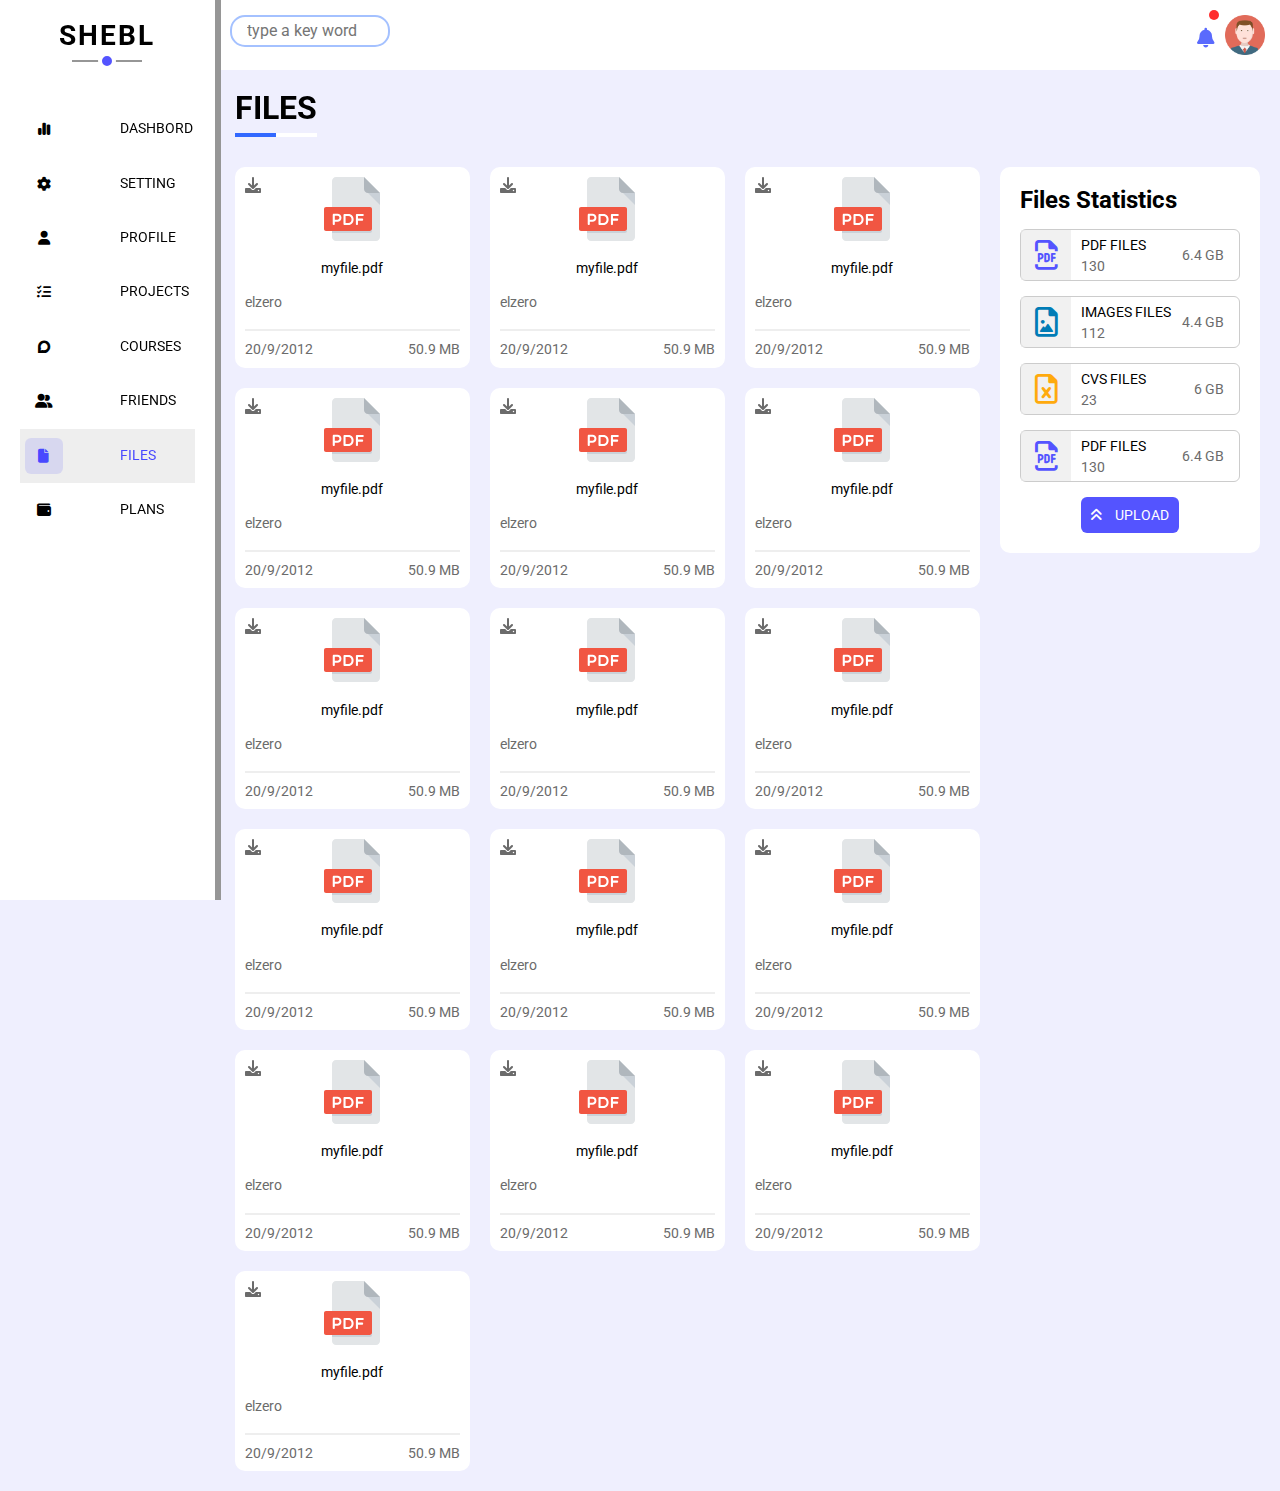
<file: files.html>
<!DOCTYPE html>
<html lang="en">
<head>
    <meta charset="UTF-8">
    <meta http-equiv="X-UA-Compatible" content="IE=edge">
    <meta name="viewport" content="width=device-width, initial-scale=1.0">
    <!-- font awesome file css for icons -->
    <link rel="stylesheet" href="css/all.min.css">
    <!-- normalize file css  -->
    <link rel="stylesheet" href="css/normalize.css">
    <!-- fram work  file css   -->
    <link rel="stylesheet" href="css/framWork.css">
    <!-- main file css for styling  -->
    <link rel="stylesheet" href="css/dashBordMain.css">
    <!-- font family link -->
    <link rel="preconnect" href="https://fonts.googleapis.com">
    <link rel="preconnect" href="https://fonts.gstatic.com" crossorigin>
    <link href="https://fonts.googleapis.com/css2?family=Roboto:wght@100;300;400;500;700;900&display=swap" rel="stylesheet">
    <title>FILES</title>
</head>
<body>
    <div class="page d-flex bg-blue-lite">
        <div class="sidebar bg-white p-20 p-relative">
            <h3 class="p-relative mt-0 text-c f-header fs-24 ls-2">shebl</h3>
            <ul>
                <li>
                    <a href="index.html" class="align-center fs-14 c-black rad-6 p-10">
                        <i class="fa-solid fa-chart-simple fa-fw"></i>
                        <span  class="hide-mobile">DASHBORD</span>
                    </a>
                </li>
                <li>
                    <a href="setting.html" class=" align-center fs-14 c-black rad-6 p-10">
                        <i class="fa-solid fa-gear fa-fw"></i>
                        <span  class="hide-mobile" >SETTING</span>
                    </a>
                </li>
                <li   >
                    <a href="profile.html" class=" align-center fs-14 c-black rad-6 p-10">                        
                        <i class="fa-solid fa-user fa-fw"></i>
                        <span  class="hide-mobile" >PROFILE</span>
                    </a>
                </li>
                <li >
                    <a href="projects.html" class=" align-center fs-14 c-black rad-6 p-10">
                        <i class="fa-solid fa-list-check fa-fw"></i>
                        <span class="hide-mobile" >PROJECTS</span>
                    </a>
                </li>
                <li>
                    <a href="courses.html" class=" align-center fs-14 c-black rad-6 p-10">
                        <i class="fa-brands fa-discourse fa-fw"></i>
                        <span  class="hide-mobile" >COURSES</span>
                    </a>
                </li>
                <li  >
                    <a href="friends.html" class="  align-center fs-14 c-black rad-6 p-10">
                        <i class="fa-solid fa-user-group fa-fw"></i>
                        <span  class="hide-mobile" >FRIENDS</span>
                    </a>
                </li>
                <li class="active">
                    <a href="files.html" class=" active align-center fs-14 c-black rad-6 p-10">
                        <i class="fa-solid fa-file fa-fw"></i>
                        <span  class="hide-mobile" >FILES</span>
                    </a>
                </li>
                <li>
                    <a href="plans.html" class=" align-center fs-14 c-black rad-6 p-10">
                        <i class="fa-solid fa-wallet fa-fw"></i>
                        <span  class="hide-mobile">PLANS</span>
                    </a>
                </li>
            </ul>
        </div>
        <div class="content w-full">
            <!-- start header -->
            <div class="header bg-white p-15 between-flex">
                <div class="search p-relative ">
                    <input class="p-5 on-foucs" type="search" placeholder="type a key word">
                </div>
                <div class="icons d-flex align-center">
                    <span class="notification p-relative">
                        <i class="fa-solid fa-bell fa-lg"></i>
                    </span>
                    <img src="./pics/avatar.png" alt="">
                </div>
            </div>
            <!-- end header -->
            <h1 class="p-relative">FILES</h1>
            <div class="files-page d-flex m-20 gap-20">
              <div class="files-stat p-20 bg-white rad-10">
                <h2 class="mt-0 mb-15 text-c-mobile">Files Statistics</h2>
                <div class="d-flex align-center border-ccc rad-6 mb-15 fs-14">
                  <i class="fa-regular  fa-file-pdf fa-lg blue center-flex c-blue icon"></i>
                  <div class="info">
                    <span>PDF FILES</span>
                    <span class="c-gray d-block mt-5">130</span>

                  </div>
                  <div class="size c-gray ">6.4 GB</div>
                </div>
                <div class="d-flex align-center border-ccc  rad-6 mb-15 fs-14">
                  <i class="fa-regular  fa-file-image fa-lg green center-flex c-green icon"></i>
                  <div class="info">
                    <span>IMAGES FILES</span>
                    <span class="c-gray d-block mt-5">112</span>

                  </div>
                  <div class="size c-gray ">4.4 GB</div>
                </div>

                <div class="d-flex align-center border-ccc rad-6 mb-15 fs-14">
                  <i class="fa-regular  fa-file-excel fa-lg orange center-flex c-orange icon"></i>
                  <div class="info">
                    <span>CVS FILES</span>
                    <span class="c-gray d-block mt-5">23</span>

                  </div>
                  <div class="size c-gray ">6 GB</div>
                </div>
                <div class="d-flex align-center border-ccc rad-6 mb-15 fs-14">
                  <i class="fa-regular  fa-file-pdf fa-lg blue center-flex c-blue icon"></i>
                  <div class="info">
                    <span>PDF FILES</span>
                    <span class="c-gray d-block mt-5">130</span>

                  </div>
                  <div class="size c-gray ">6.4 GB</div>
                </div>
                <a class="upload c-white fs-14 rad-6 d-block w-fit bg-blue" href="#">
                  <i class=" fa-solid  fa-angles-up mr-10"></i>
                  UPLOAD                  
                </a>
              </div>
              <div class="file-content d-grid gap-20">
                <div class="file bg-white p-10 rad-10">
                  <i class="fa-solid fa-download c-gray p-absolute"></i>
                  <div class="icon text-c">
                    <img class="mt-15 mb-15" src="pics/pdf.svg" alt="">
                  </div>                  
                  <div class="text-c mb-10 fs-14">myfile.pdf</div>
                  <p class="c-gray fs-14">elzero</p>                
                  <div class="info between-flex mt-10 pt-10 c-gray fs-14">
                    <span>20/9/2012 </span>
                    <span>50.9 MB</span>
                  </div>
                </div>
                <div class="file bg-white p-10 rad-10">
                  <i class="fa-solid fa-download c-gray p-absolute"></i>
                  <div class="icon text-c">
                    <img class="mt-15 mb-15" src="pics/pdf.svg" alt="">
                  </div>                  
                  <div class="text-c mb-10 fs-14">myfile.pdf</div>
                  <p class="c-gray fs-14">elzero</p>                
                  <div class="info between-flex mt-10 pt-10 c-gray fs-14">
                    <span>20/9/2012 </span>
                    <span>50.9 MB</span>
                  </div>
                </div>
                <div class="file bg-white p-10 rad-10">
                  <i class="fa-solid fa-download c-gray p-absolute"></i>
                  <div class="icon text-c">
                    <img class="mt-15 mb-15" src="pics/pdf.svg" alt="">
                  </div>                  
                  <div class="text-c mb-10 fs-14">myfile.pdf</div>
                  <p class="c-gray fs-14">elzero</p>                
                  <div class="info between-flex mt-10 pt-10 c-gray fs-14">
                    <span>20/9/2012 </span>
                    <span>50.9 MB</span>
                  </div>
                </div>
                <div class="file bg-white p-10 rad-10">
                  <i class="fa-solid fa-download c-gray p-absolute"></i>
                  <div class="icon text-c">
                    <img class="mt-15 mb-15" src="pics/pdf.svg" alt="">
                  </div>                  
                  <div class="text-c mb-10 fs-14">myfile.pdf</div>
                  <p class="c-gray fs-14">elzero</p>                
                  <div class="info between-flex mt-10 pt-10 c-gray fs-14">
                    <span>20/9/2012 </span>
                    <span>50.9 MB</span>
                  </div>
                </div>
                <div class="file bg-white p-10 rad-10">
                  <i class="fa-solid fa-download c-gray p-absolute"></i>
                  <div class="icon text-c">
                    <img class="mt-15 mb-15" src="pics/pdf.svg" alt="">
                  </div>                  
                  <div class="text-c mb-10 fs-14">myfile.pdf</div>
                  <p class="c-gray fs-14">elzero</p>                
                  <div class="info between-flex mt-10 pt-10 c-gray fs-14">
                    <span>20/9/2012 </span>
                    <span>50.9 MB</span>
                  </div>
                </div>
                <div class="file bg-white p-10 rad-10">
                  <i class="fa-solid fa-download c-gray p-absolute"></i>
                  <div class="icon text-c">
                    <img class="mt-15 mb-15" src="pics/pdf.svg" alt="">
                  </div>                  
                  <div class="text-c mb-10 fs-14">myfile.pdf</div>
                  <p class="c-gray fs-14">elzero</p>                
                  <div class="info between-flex mt-10 pt-10 c-gray fs-14">
                    <span>20/9/2012 </span>
                    <span>50.9 MB</span>
                  </div>
                </div>
                <div class="file bg-white p-10 rad-10">
                  <i class="fa-solid fa-download c-gray p-absolute"></i>
                  <div class="icon text-c">
                    <img class="mt-15 mb-15" src="pics/pdf.svg" alt="">
                  </div>                  
                  <div class="text-c mb-10 fs-14">myfile.pdf</div>
                  <p class="c-gray fs-14">elzero</p>                
                  <div class="info between-flex mt-10 pt-10 c-gray fs-14">
                    <span>20/9/2012 </span>
                    <span>50.9 MB</span>
                  </div>
                </div>
                <div class="file bg-white p-10 rad-10">
                  <i class="fa-solid fa-download c-gray p-absolute"></i>
                  <div class="icon text-c">
                    <img class="mt-15 mb-15" src="pics/pdf.svg" alt="">
                  </div>                  
                  <div class="text-c mb-10 fs-14">myfile.pdf</div>
                  <p class="c-gray fs-14">elzero</p>                
                  <div class="info between-flex mt-10 pt-10 c-gray fs-14">
                    <span>20/9/2012 </span>
                    <span>50.9 MB</span>
                  </div>
                </div>
                <div class="file bg-white p-10 rad-10">
                  <i class="fa-solid fa-download c-gray p-absolute"></i>
                  <div class="icon text-c">
                    <img class="mt-15 mb-15" src="pics/pdf.svg" alt="">
                  </div>                  
                  <div class="text-c mb-10 fs-14">myfile.pdf</div>
                  <p class="c-gray fs-14">elzero</p>                
                  <div class="info between-flex mt-10 pt-10 c-gray fs-14">
                    <span>20/9/2012 </span>
                    <span>50.9 MB</span>
                  </div>
                </div>
                <div class="file bg-white p-10 rad-10">
                  <i class="fa-solid fa-download c-gray p-absolute"></i>
                  <div class="icon text-c">
                    <img class="mt-15 mb-15" src="pics/pdf.svg" alt="">
                  </div>                  
                  <div class="text-c mb-10 fs-14">myfile.pdf</div>
                  <p class="c-gray fs-14">elzero</p>                
                  <div class="info between-flex mt-10 pt-10 c-gray fs-14">
                    <span>20/9/2012 </span>
                    <span>50.9 MB</span>
                  </div>
                </div>
                <div class="file bg-white p-10 rad-10">
                  <i class="fa-solid fa-download c-gray p-absolute"></i>
                  <div class="icon text-c">
                    <img class="mt-15 mb-15" src="pics/pdf.svg" alt="">
                  </div>                  
                  <div class="text-c mb-10 fs-14">myfile.pdf</div>
                  <p class="c-gray fs-14">elzero</p>                
                  <div class="info between-flex mt-10 pt-10 c-gray fs-14">
                    <span>20/9/2012 </span>
                    <span>50.9 MB</span>
                  </div>
                </div>
                <div class="file bg-white p-10 rad-10">
                  <i class="fa-solid fa-download c-gray p-absolute"></i>
                  <div class="icon text-c">
                    <img class="mt-15 mb-15" src="pics/pdf.svg" alt="">
                  </div>                  
                  <div class="text-c mb-10 fs-14">myfile.pdf</div>
                  <p class="c-gray fs-14">elzero</p>                
                  <div class="info between-flex mt-10 pt-10 c-gray fs-14">
                    <span>20/9/2012 </span>
                    <span>50.9 MB</span>
                  </div>
                </div>
                <div class="file bg-white p-10 rad-10">
                  <i class="fa-solid fa-download c-gray p-absolute"></i>
                  <div class="icon text-c">
                    <img class="mt-15 mb-15" src="pics/pdf.svg" alt="">
                  </div>                  
                  <div class="text-c mb-10 fs-14">myfile.pdf</div>
                  <p class="c-gray fs-14">elzero</p>                
                  <div class="info between-flex mt-10 pt-10 c-gray fs-14">
                    <span>20/9/2012 </span>
                    <span>50.9 MB</span>
                  </div>
                </div>
                <div class="file bg-white p-10 rad-10">
                  <i class="fa-solid fa-download c-gray p-absolute"></i>
                  <div class="icon text-c">
                    <img class="mt-15 mb-15" src="pics/pdf.svg" alt="">
                  </div>                  
                  <div class="text-c mb-10 fs-14">myfile.pdf</div>
                  <p class="c-gray fs-14">elzero</p>                
                  <div class="info between-flex mt-10 pt-10 c-gray fs-14">
                    <span>20/9/2012 </span>
                    <span>50.9 MB</span>
                  </div>
                </div>
                <div class="file bg-white p-10 rad-10">
                  <i class="fa-solid fa-download c-gray p-absolute"></i>
                  <div class="icon text-c">
                    <img class="mt-15 mb-15" src="pics/pdf.svg" alt="">
                  </div>                  
                  <div class="text-c mb-10 fs-14">myfile.pdf</div>
                  <p class="c-gray fs-14">elzero</p>                
                  <div class="info between-flex mt-10 pt-10 c-gray fs-14">
                    <span>20/9/2012 </span>
                    <span>50.9 MB</span>
                  </div>
                </div>
                <div class="file bg-white p-10 rad-10">
                  <i class="fa-solid fa-download c-gray p-absolute"></i>
                  <div class="icon text-c">
                    <img class="mt-15 mb-15" src="pics/pdf.svg" alt="">
                  </div>                  
                  <div class="text-c mb-10 fs-14">myfile.pdf</div>
                  <p class="c-gray fs-14">elzero</p>                
                  <div class="info between-flex mt-10 pt-10 c-gray fs-14">
                    <span>20/9/2012 </span>
                    <span>50.9 MB</span>
                  </div>
                </div>
                
              </div>
            </div>
        </div>
    </div>
    <div class="scroller"></div>
    <script src="js/main.js"></script>
</body>
</html>
</file>
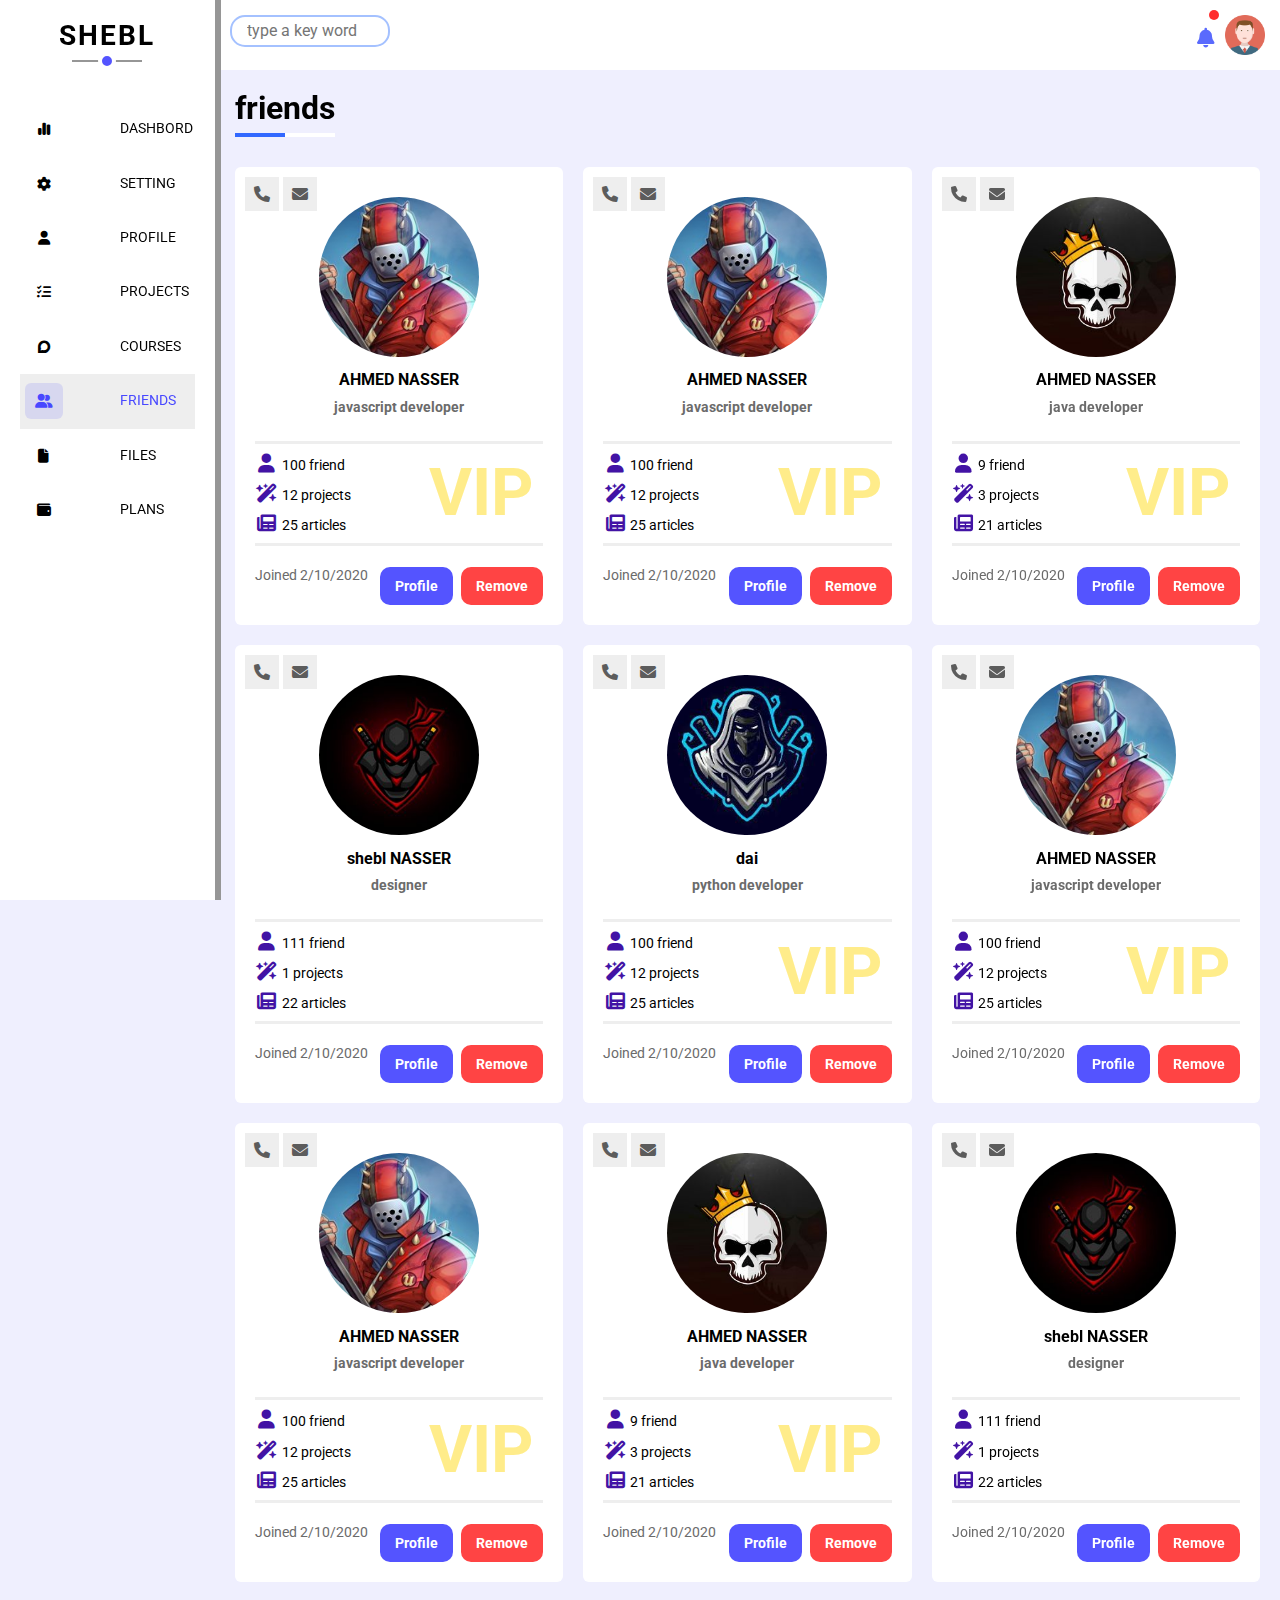
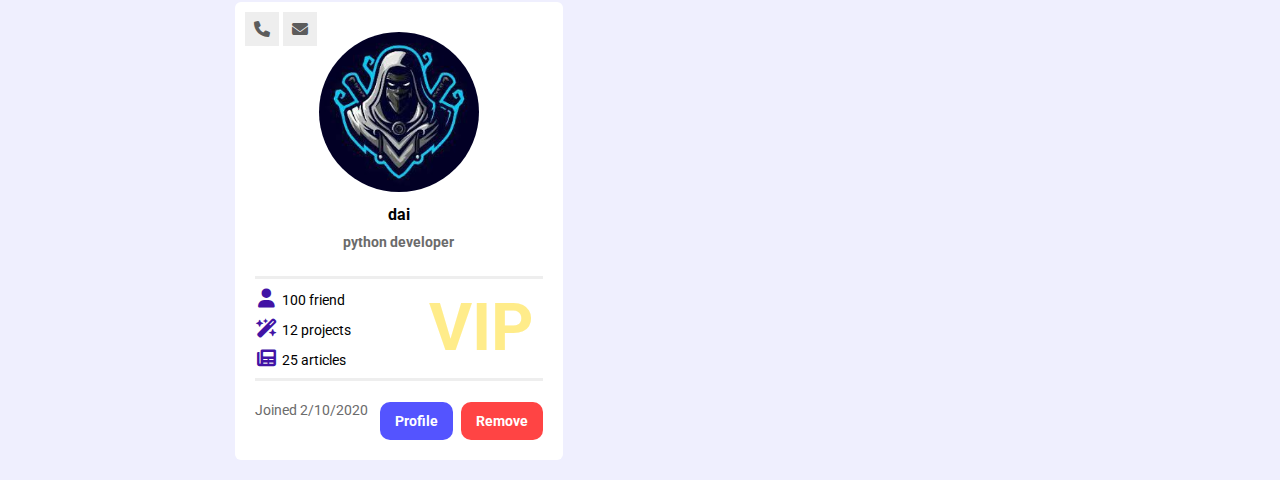
<file: friends.html>
<!DOCTYPE html>
<html lang="en">
<head>
    <meta charset="UTF-8">
    <meta http-equiv="X-UA-Compatible" content="IE=edge">
    <meta name="viewport" content="width=device-width, initial-scale=1.0">
    <!-- font awesome file css for icons -->
    <link rel="stylesheet" href="css/all.min.css">
    <!-- normalize file css  -->
    <link rel="stylesheet" href="css/normalize.css">
    <!-- fram work  file css   -->
    <link rel="stylesheet" href="css/framWork.css">
    <!-- main file css for styling  -->
    <link rel="stylesheet" href="css/dashBordMain.css">
    <!-- font family link -->
    <link rel="preconnect" href="https://fonts.googleapis.com">
    <link rel="preconnect" href="https://fonts.gstatic.com" crossorigin>
    <link href="https://fonts.googleapis.com/css2?family=Roboto:wght@100;300;400;500;700;900&display=swap" rel="stylesheet">
    <title>FRIENDS</title>
</head>
<body>
    <div class="page d-flex bg-blue-lite">
        <div class="sidebar bg-white p-20 p-relative">
            <h3 class="p-relative mt-0 text-c f-header fs-24 ls-2">shebl</h3>
            <ul>
                <li>
                    <a href="index.html" class="align-center fs-14 c-black rad-6 p-10">
                        <i class="fa-solid fa-chart-simple fa-fw"></i>
                        <span  class="hide-mobile">DASHBORD</span>
                    </a>
                </li>
                <li>
                    <a href="setting.html" class=" align-center fs-14 c-black rad-6 p-10">
                        <i class="fa-solid fa-gear fa-fw"></i>
                        <span  class="hide-mobile" >SETTING</span>
                    </a>
                </li>
                <li   >
                    <a href="profile.html" class=" align-center fs-14 c-black rad-6 p-10">                        
                        <i class="fa-solid fa-user fa-fw"></i>
                        <span  class="hide-mobile" >PROFILE</span>
                    </a>
                </li>
                <li >
                    <a href="projects.html" class=" align-center fs-14 c-black rad-6 p-10">
                        <i class="fa-solid fa-list-check fa-fw"></i>
                        <span class="hide-mobile" >PROJECTS</span>
                    </a>
                </li>
                <li>
                    <a href="courses.html" class=" align-center fs-14 c-black rad-6 p-10">
                        <i class="fa-brands fa-discourse fa-fw"></i>
                        <span  class="hide-mobile" >COURSES</span>
                    </a>
                </li>
                <li class="active" >
                    <a href="friends.html" class="active  align-center fs-14 c-black rad-6 p-10">
                        <i class="fa-solid fa-user-group fa-fw"></i>
                        <span  class="hide-mobile" >FRIENDS</span>
                    </a>
                </li>
                <li>
                    <a href="files.html" class=" align-center fs-14 c-black rad-6 p-10">
                        <i class="fa-solid fa-file fa-fw"></i>
                        <span  class="hide-mobile" >FILES</span>
                    </a>
                </li>
                <li>
                    <a href="plans.html" class=" align-center fs-14 c-black rad-6 p-10">
                        <i class="fa-solid fa-wallet fa-fw"></i>
                        <span  class="hide-mobile">PLANS</span>
                    </a>
                </li>
            </ul>
        </div>
        <div class="content w-full">
            <!-- start header -->
            <div class="header bg-white p-15 between-flex">
                <div class="search p-relative ">
                    <input class="p-5 on-foucs" type="search" placeholder="type a key word">
                </div>
                <div class="icons d-flex align-center">
                    <span class="notification p-relative">
                        <i class="fa-solid fa-bell fa-lg"></i>
                    </span>
                    <img src="./pics/avatar.png" alt="">
                </div>
            </div>
            <!-- end header -->
            <h1 class="p-relative">friends</h1>
            <div class="friends-page d-grid m-20 gap-20">
                <div class="friend bg-white rad-6 p-20 p-relative" >
                <div class="contact">
                    <i class="fa-solid fa-phone"></i>
                    <i class="fa-solid fa-envelope"></i>
                </div>
                <div class="text-c ">
                    <img class="rad-50 mt-10 mb-10 w-100" src="./pics/friend-01.jpg" alt="">
                    <h4 class="m-0">AHMED NASSER</h4>
                    <p class="fs-14 c-gray mt-5 mb-0 fw-bold">javascript developer</p>
                </div>
                <div class="icons fs-14 p-relative">
                    <div class="mb-10">
                        <i class="fa-solid fa-user fa-fw"></i>
                        <span>100 friend</span>
                    </div>
                    <div class="mb-10">
                        <i class="fa-solid fa-wand-magic-sparkles fa-fw"></i>
                        <span>12 projects</span>
                    </div>
                    <div class="mb-10">
                        <i class="fa-solid fa-newspaper fa-fw"></i>
                        <span>25 articles</span>
                    </div>
                    <span class="vip fw-bold c-blue">VIP</span>
                </div>
                <div class="info between-flex  fs-14">
                    <span class="c-gray">Joined 2/10/2020</span>
                    <div>
                        <a class="bg-blue c-white btn-shape" href="profile.html">Profile</a>
                        <a class="bg-red c-white btn-shape" href="#">Remove</a>
                    </div>
                </div>
                </div>
                <div class="friend bg-white rad-6 p-20 p-relative" >
                    <div class="contact">
                        <i class="fa-solid fa-phone"></i>
                        <i class="fa-solid fa-envelope"></i>
                    </div>
                    <div class="text-c ">
                        <img class="rad-50 mt-10 mb-10 w-100" src="./pics/friend-01.jpg" alt="">
                        <h4 class="m-0">AHMED NASSER</h4>
                        <p class="fs-14 c-gray mt-5 mb-0 fw-bold">javascript developer</p>
                    </div>
                    <div class="icons fs-14 p-relative">
                        <div class="mb-10">
                            <i class="fa-solid fa-user fa-fw"></i>
                            <span>100 friend</span>
                        </div>
                        <div class="mb-10">
                            <i class="fa-solid fa-wand-magic-sparkles fa-fw"></i>
                            <span>12 projects</span>
                        </div>
                        <div class="mb-10">
                            <i class="fa-solid fa-newspaper fa-fw"></i>
                            <span>25 articles</span>
                        </div>
                        <span class="vip fw-bold c-blue">VIP</span>
                    </div>
                    <div class="info between-flex  fs-14">
                        <span class="c-gray">Joined 2/10/2020</span>
                        <div>
                            <a class="bg-blue c-white btn-shape" href="profile.html">Profile</a>
                            <a class="bg-red c-white btn-shape" href="#">Remove</a>
                        </div>
                    </div>
                </div>
                <div class="friend bg-white rad-6 p-20 p-relative" >
                    <div class="contact">
                        <i class="fa-solid fa-phone"></i>
                        <i class="fa-solid fa-envelope"></i>
                    </div>
                    <div class="text-c ">
                        <img class="rad-50 mt-10 mb-10 w-100" src="./pics/friend-05.jpg" alt="">
                        <h4 class="m-0">AHMED NASSER</h4>
                        <p class="fs-14 c-gray mt-5 mb-0 fw-bold">java developer</p>
                    </div>
                    <div class="icons fs-14 p-relative">
                        <div class="mb-10">
                            <i class="fa-solid fa-user fa-fw"></i>
                            <span>9 friend</span>
                        </div>
                        <div class="mb-10">
                            <i class="fa-solid fa-wand-magic-sparkles fa-fw"></i>
                            <span>3 projects</span>
                        </div>
                        <div class="mb-10">
                            <i class="fa-solid fa-newspaper fa-fw"></i>
                            <span>21 articles</span>
                        </div>
                        <span class="vip fw-bold c-blue">VIP</span>
                    </div>
                    <div class="info between-flex  fs-14">
                        <span class="c-gray">Joined 2/10/2020</span>
                        <div>
                            <a class="bg-blue c-white btn-shape" href="profile.html">Profile</a>
                            <a class="bg-red c-white btn-shape" href="#">Remove</a>
                        </div>
                    </div>
                </div>
                <div class="friend bg-white rad-6 p-20 p-relative" >
                    <div class="contact">
                        <i class="fa-solid fa-phone"></i>
                        <i class="fa-solid fa-envelope"></i>
                    </div>
                    <div class="text-c ">
                        <img class="rad-50 mt-10 mb-10 w-100" src="./pics/friend-04.jpg" alt="">
                        <h4 class="m-0">shebl NASSER</h4>
                        <p class="fs-14 c-gray mt-5 mb-0 fw-bold">designer </p>
                    </div>
                    <div class="icons fs-14 p-relative">
                        <div class="mb-10">
                            <i class="fa-solid fa-user fa-fw"></i>
                            <span>111 friend</span>
                        </div>
                        <div class="mb-10">
                            <i class="fa-solid fa-wand-magic-sparkles fa-fw"></i>
                            <span>1 projects</span>
                        </div>
                        <div class="mb-10">
                            <i class="fa-solid fa-newspaper fa-fw"></i>
                            <span>22 articles</span>
                        </div>
                    </div>
                    <div class="info between-flex  fs-14">
                        <span class="c-gray">Joined 2/10/2020</span>
                        <div>
                            <a class="bg-blue c-white btn-shape" href="profile.html">Profile</a>
                            <a class="bg-red c-white btn-shape" href="#">Remove</a>
                        </div>
                    </div>
                </div>
                <div class="friend bg-white rad-6 p-20 p-relative" >
                        <div class="contact">
                            <i class="fa-solid fa-phone"></i>
                            <i class="fa-solid fa-envelope"></i>
                        </div>
                        <div class="text-c ">
                            <img class="rad-50 mt-10 mb-10 w-100" src="./pics/friend-02.jpg" alt="">
                            <h4 class="m-0">dai</h4>
                            <p class="fs-14 c-gray mt-5 mb-0 fw-bold">python developer</p>
                        </div>
                        <div class="icons fs-14 p-relative">
                            <div class="mb-10">
                                <i class="fa-solid fa-user fa-fw"></i>
                                <span>100 friend</span>
                            </div>
                            <div class="mb-10">
                                <i class="fa-solid fa-wand-magic-sparkles fa-fw"></i>
                                <span>12 projects</span>
                            </div>
                            <div class="mb-10">
                                <i class="fa-solid fa-newspaper fa-fw"></i>
                                <span>25 articles</span>
                            </div>
                            <span class="vip fw-bold c-blue">VIP</span>
                        </div>
                        <div class="info between-flex  fs-14">
                            <span class="c-gray">Joined 2/10/2020</span>
                            <div>
                                <a class="bg-blue c-white btn-shape" href="profile.html">Profile</a>
                                <a class="bg-red c-white btn-shape" href="#">Remove</a>
                            </div>
                        </div>
                </div>
                <div class="friend bg-white rad-6 p-20 p-relative" >
                    <div class="contact">
                        <i class="fa-solid fa-phone"></i>
                        <i class="fa-solid fa-envelope"></i>
                    </div>
                    <div class="text-c ">
                        <img class="rad-50 mt-10 mb-10 w-100" src="./pics/friend-01.jpg" alt="">
                        <h4 class="m-0">AHMED NASSER</h4>
                        <p class="fs-14 c-gray mt-5 mb-0 fw-bold">javascript developer</p>
                    </div>
                    <div class="icons fs-14 p-relative">
                        <div class="mb-10">
                            <i class="fa-solid fa-user fa-fw"></i>
                            <span>100 friend</span>
                        </div>
                        <div class="mb-10">
                            <i class="fa-solid fa-wand-magic-sparkles fa-fw"></i>
                            <span>12 projects</span>
                        </div>
                        <div class="mb-10">
                            <i class="fa-solid fa-newspaper fa-fw"></i>
                            <span>25 articles</span>
                        </div>
                        <span class="vip fw-bold c-blue">VIP</span>
                    </div>
                    <div class="info between-flex  fs-14">
                        <span class="c-gray">Joined 2/10/2020</span>
                        <div>
                            <a class="bg-blue c-white btn-shape" href="profile.html">Profile</a>
                            <a class="bg-red c-white btn-shape" href="#">Remove</a>
                        </div>
                    </div>
                    </div>
                    <div class="friend bg-white rad-6 p-20 p-relative" >
                        <div class="contact">
                            <i class="fa-solid fa-phone"></i>
                            <i class="fa-solid fa-envelope"></i>
                        </div>
                        <div class="text-c ">
                            <img class="rad-50 mt-10 mb-10 w-100" src="./pics/friend-01.jpg" alt="">
                            <h4 class="m-0">AHMED NASSER</h4>
                            <p class="fs-14 c-gray mt-5 mb-0 fw-bold">javascript developer</p>
                        </div>
                        <div class="icons fs-14 p-relative">
                            <div class="mb-10">
                                <i class="fa-solid fa-user fa-fw"></i>
                                <span>100 friend</span>
                            </div>
                            <div class="mb-10">
                                <i class="fa-solid fa-wand-magic-sparkles fa-fw"></i>
                                <span>12 projects</span>
                            </div>
                            <div class="mb-10">
                                <i class="fa-solid fa-newspaper fa-fw"></i>
                                <span>25 articles</span>
                            </div>
                            <span class="vip fw-bold c-blue">VIP</span>
                        </div>
                        <div class="info between-flex  fs-14">
                            <span class="c-gray">Joined 2/10/2020</span>
                            <div>
                                <a class="bg-blue c-white btn-shape" href="profile.html">Profile</a>
                                <a class="bg-red c-white btn-shape" href="#">Remove</a>
                            </div>
                        </div>
                    </div>
                    <div class="friend bg-white rad-6 p-20 p-relative" >
                        <div class="contact">
                            <i class="fa-solid fa-phone"></i>
                            <i class="fa-solid fa-envelope"></i>
                        </div>
                        <div class="text-c ">
                            <img class="rad-50 mt-10 mb-10 w-100" src="./pics/friend-05.jpg" alt="">
                            <h4 class="m-0">AHMED NASSER</h4>
                            <p class="fs-14 c-gray mt-5 mb-0 fw-bold">java developer</p>
                        </div>
                        <div class="icons fs-14 p-relative">
                            <div class="mb-10">
                                <i class="fa-solid fa-user fa-fw"></i>
                                <span>9 friend</span>
                            </div>
                            <div class="mb-10">
                                <i class="fa-solid fa-wand-magic-sparkles fa-fw"></i>
                                <span>3 projects</span>
                            </div>
                            <div class="mb-10">
                                <i class="fa-solid fa-newspaper fa-fw"></i>
                                <span>21 articles</span>
                            </div>
                            <span class="vip fw-bold c-blue">VIP</span>
                        </div>
                        <div class="info between-flex  fs-14">
                            <span class="c-gray">Joined 2/10/2020</span>
                            <div>
                                <a class="bg-blue c-white btn-shape" href="profile.html">Profile</a>
                                <a class="bg-red c-white btn-shape" href="#">Remove</a>
                            </div>
                        </div>
                    </div>
                    <div class="friend bg-white rad-6 p-20 p-relative" >
                        <div class="contact">
                            <i class="fa-solid fa-phone"></i>
                            <i class="fa-solid fa-envelope"></i>
                        </div>
                        <div class="text-c ">
                            <img class="rad-50 mt-10 mb-10 w-100" src="./pics/friend-04.jpg" alt="">
                            <h4 class="m-0">shebl NASSER</h4>
                            <p class="fs-14 c-gray mt-5 mb-0 fw-bold">designer </p>
                        </div>
                        <div class="icons fs-14 p-relative">
                            <div class="mb-10">
                                <i class="fa-solid fa-user fa-fw"></i>
                                <span>111 friend</span>
                            </div>
                            <div class="mb-10">
                                <i class="fa-solid fa-wand-magic-sparkles fa-fw"></i>
                                <span>1 projects</span>
                            </div>
                            <div class="mb-10">
                                <i class="fa-solid fa-newspaper fa-fw"></i>
                                <span>22 articles</span>
                            </div>
                        </div>
                        <div class="info between-flex  fs-14">
                            <span class="c-gray">Joined 2/10/2020</span>
                            <div>
                                <a class="bg-blue c-white btn-shape" href="profile.html">Profile</a>
                                <a class="bg-red c-white btn-shape" href="#">Remove</a>
                            </div>
                        </div>
                    </div>
                    <div class="friend bg-white rad-6 p-20 p-relative" >
                            <div class="contact">
                                <i class="fa-solid fa-phone"></i>
                                <i class="fa-solid fa-envelope"></i>
                            </div>
                            <div class="text-c ">
                                <img class="rad-50 mt-10 mb-10 w-100" src="./pics/friend-02.jpg" alt="">
                                <h4 class="m-0">dai</h4>
                                <p class="fs-14 c-gray mt-5 mb-0 fw-bold">python developer</p>
                            </div>
                            <div class="icons fs-14 p-relative">
                                <div class="mb-10">
                                    <i class="fa-solid fa-user fa-fw"></i>
                                    <span>100 friend</span>
                                </div>
                                <div class="mb-10">
                                    <i class="fa-solid fa-wand-magic-sparkles fa-fw"></i>
                                    <span>12 projects</span>
                                </div>
                                <div class="mb-10">
                                    <i class="fa-solid fa-newspaper fa-fw"></i>
                                    <span>25 articles</span>
                                </div>
                                <span class="vip fw-bold c-blue">VIP</span>
                            </div>
                            <div class="info between-flex  fs-14">
                                <span class="c-gray">Joined 2/10/2020</span>
                                <div>
                                    <a class="bg-blue c-white btn-shape" href="profile.html">Profile</a>
                                    <a class="bg-red c-white btn-shape" href="#">Remove</a>
                                </div>
                            </div>
                    </div>
            </div>
        </div>
    </div>
    <div class="scroller"></div>
    <script src="js/main.js"></script>
</body>
</html>
</file>
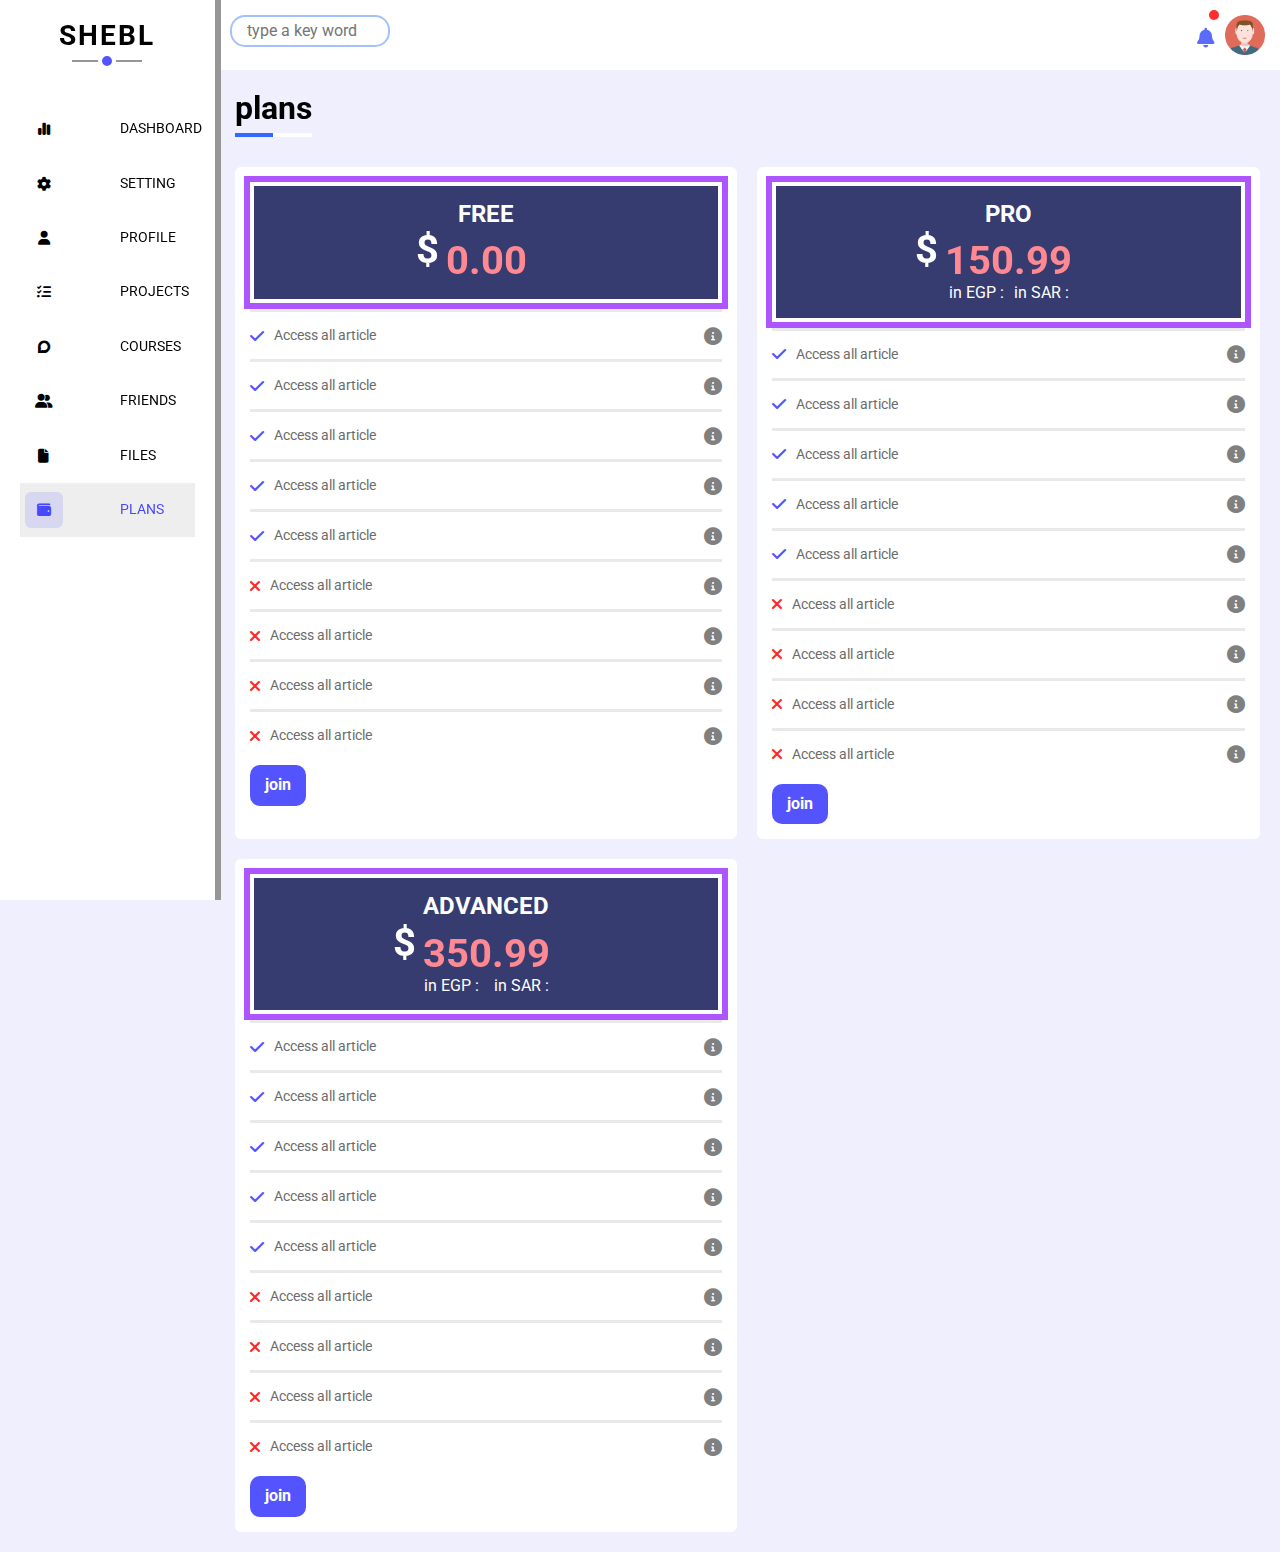
<file: plans.html>
<!DOCTYPE html>
<html lang="en">
<head>
    <meta charset="UTF-8">
    <meta http-equiv="X-UA-Compatible" content="IE=edge">
    <meta name="viewport" content="width=device-width, initial-scale=1.0">
    <!-- font awesome file css for icons -->
    <link rel="stylesheet" href="css/all.min.css">
    <!-- normalize file css  -->
    <link rel="stylesheet" href="css/normalize.css">
    <!-- from work  file css   -->
    <link rel="stylesheet" href="css/framWork.css">
    <!-- main file css for styling  -->
    <link rel="stylesheet" href="css/dashBordMain.css">
    <!-- font family link -->
    <link rel="preconnect" href="https://fonts.googleapis.com">
    <link rel="preconnect" href="https://fonts.gstatic.com" crossorigin>
    <link href="https://fonts.googleapis.com/css2?family=Roboto:wght@100;300;400;500;700;900&display=swap" rel="stylesheet">
    <title>plans</title>
</head>
<body>
    <div class="page d-flex bg-blue-lite">
        <div class="sidebar bg-white p-20 p-relative">
            <h3 class="p-relative mt-0 text-c f-header fs-24 ls-2">shebl</h3>
            <ul>
                <li>
                    <a href="index.html" class="align-center fs-14 c-black rad-6 p-10">
                        <i class="fa-solid fa-chart-simple fa-fw"></i>
                        <span  class="hide-mobile">DASHBOARD</span>
                    </a>
                </li>
                <li>
                    <a href="setting.html" class=" align-center fs-14 c-black rad-6 p-10">
                        <i class="fa-solid fa-gear fa-fw"></i>
                        <span  class="hide-mobile" >SETTING</span>
                    </a>
                </li>
                <li   >
                    <a href="profile.html" class=" align-center fs-14 c-black rad-6 p-10">                        
                        <i class="fa-solid fa-user fa-fw"></i>
                        <span  class="hide-mobile" >PROFILE</span>
                    </a>
                </li>
                <li >
                    <a href="projects.html" class=" align-center fs-14 c-black rad-6 p-10">
                        <i class="fa-solid fa-list-check fa-fw"></i>
                        <span class="hide-mobile" >PROJECTS</span>
                    </a>
                </li>
                <li>
                    <a href="courses.html" class=" align-center fs-14 c-black rad-6 p-10">
                        <i class="fa-brands fa-discourse fa-fw"></i>
                        <span  class="hide-mobile" >COURSES</span>
                    </a>
                </li>
                <li  >
                    <a href="friends.html" class="  align-center fs-14 c-black rad-6 p-10">
                        <i class="fa-solid fa-user-group fa-fw"></i>
                        <span  class="hide-mobile" >FRIENDS</span>
                    </a>
                </li>
                <li >
                    <a href="files.html" class="  align-center fs-14 c-black rad-6 p-10">
                        <i class="fa-solid fa-file fa-fw"></i>
                        <span  class="hide-mobile" >FILES</span>
                    </a>
                </li>
                <li class="active" >
                    <a href="plans.html" class=" active align-center fs-14 c-black rad-6 p-10">
                        <i class="fa-solid fa-wallet fa-fw"></i>
                        <span  class="hide-mobile">PLANS</span>
                    </a>
                </li>
            </ul>
        </div>
        <div class="content w-full">
            <!-- start header -->
            <div class="header bg-white p-15 between-flex">
                <div class="search p-relative ">
                    <input class="p-5 on-foucs" type="search" placeholder="type a key word">
                </div>
                <div class="icons d-flex align-center">
                    <span class="notification p-relative">
                        <i class="fa-solid fa-bell fa-lg"></i>
                    </span>
                    <img src="./pics/avatar.png" alt="">
                </div>
            </div>
            <!-- end header -->
            <h1 class="p-relative">plans</h1>
            <div class="plans-page d-grid m-20 gap-20">
              <div class="plan p-15 rad-6 bg-white">
                <div class="prics green fs-16 text- p-5 c-white ">
                  <h2>FREE</h2>
                  <span class="amount">0.00</span>
                </div>
                <ul>
                  <li class="d-flex space-between align-center ">
                    <div class="info d-flex center-flex ">
                      <i class="fa-solid fa-check mr-10 c-blue"></i>
                      <p class="fs-14 c-gray m-0 ">Access all article</p>
                    </div>
                    <div class="hint d-flex ">                      
                      <i class="fa-solid fa-circle-info c-gray"></i>
                      <p class="c-white bg-blue p-10 rad-10">hint move </p>
                    </div>
                  </li>  
                  <li class="d-flex space-between align-center ">
                    <div class="info d-flex center-flex ">
                      <i class="fa-solid fa-check mr-10 c-blue"></i>
                      <p class="fs-14 c-gray m-0 ">Access all article</p>
                    </div>
                    <div class="hint d-flex ">                      
                      <i class="fa-solid fa-circle-info c-gray"></i>
                      <p class="c-white bg-blue p-10 rad-10">hint move </p>
                    </div>
                  </li>    
                  <li class="d-flex space-between align-center ">
                    <div class="info d-flex center-flex ">
                      <i class="fa-solid fa-check mr-10 c-blue"></i>
                      <p class="fs-14 c-gray m-0 ">Access all article</p>
                    </div>
                    <div class="hint d-flex ">                      
                      <i class="fa-solid fa-circle-info c-gray"></i>
                      <p class="c-white bg-blue p-10 rad-10">hint move </p>
                    </div>
                  </li>    
                  <li class="d-flex space-between align-center ">
                    <div class="info d-flex center-flex ">
                      <i class="fa-solid fa-check mr-10 c-blue"></i>
                      <p class="fs-14 c-gray m-0 ">Access all article</p>
                    </div>
                    <div class="hint d-flex ">                      
                      <i class="fa-solid fa-circle-info c-gray"></i>
                      <p class="c-white bg-blue p-10 rad-10">hint move </p>
                    </div>
                  </li>    
                  <li class="d-flex space-between align-center ">
                    <div class="info d-flex center-flex ">
                      <i class="fa-solid fa-check mr-10 c-blue"></i>
                      <p class="fs-14 c-gray m-0 ">Access all article</p>
                    </div>
                    <div class="hint d-flex ">                      
                      <i class="fa-solid fa-circle-info c-gray"></i>
                      <p class="c-white bg-blue p-10 rad-10">hint move </p>
                    </div>
                  </li>
                  <li class="d-flex space-between align-center ">
                    <div class="info d-flex center-flex ">
                      <i class="fa-solid fa-xmark mr-10 c-red "></i>
                      <p class="fs-14 c-gray m-0 ">Access all article</p>
                    </div>
                    <div class="hint d-flex ">                      
                      <i class="fa-solid fa-circle-info c-gray"></i>
                      <p class="c-white bg-blue p-10 rad-10">hint move </p>
                    </div>
                  </li>     
                  <li class="d-flex space-between align-center ">
                    <div class="info d-flex center-flex ">
                      <i class="fa-solid fa-xmark mr-10 c-red "></i>
                      <p class="fs-14 c-gray m-0 ">Access all article</p>
                    </div>
                    <div class="hint d-flex ">                      
                      <i class="fa-solid fa-circle-info c-gray"></i>
                      <p class="c-white bg-blue p-10 rad-10">hint move </p>
                    </div>
                  </li> 
                  <li class="d-flex space-between align-center ">
                    <div class="info d-flex center-flex ">
                      <i class="fa-solid fa-xmark mr-10 c-red "></i>
                      <p class="fs-14 c-gray m-0 ">Access all article</p>
                    </div>
                    <div class="hint d-flex ">                      
                      <i class="fa-solid fa-circle-info c-gray"></i>
                      <p class="c-white bg-blue p-10 rad-10">hint move </p>
                    </div>
                  </li> 
                  <li class="d-flex space-between align-center ">
                    <div class="info d-flex center-flex ">
                      <i class="fa-solid fa-xmark mr-10 c-red "></i>
                      <p class="fs-14 c-gray m-0 ">Access all article</p>
                    </div>
                    <div class="hint d-flex ">                      
                      <i class="fa-solid fa-circle-info c-gray"></i>
                      <p class="c-white bg-blue p-10 rad-10">hint move </p>
                    </div>
                  </li>                     
                </ul>
                <div class="bg-blue btn-shape w-fit c-white">join</div>
              </div>
              <div class="plan p-15 rad-6 bg-white">
                <div class="prics green fs-16 text- p-5 c-white ">
                  <h2>PRO</h2>
                  <span class="amount1">150.99</span>
                  <div class="c d-flex center-flex m-0">                    
                    <div class="egp1 mr-10">in EGP : <span style="color: rgb(255, 66, 66); font-weight: bold;"></span></div>
                    <div class="sar1">in SAR : <span style="color: rgb(255, 66, 66); font-weight: bold;"></span></div>
                  </div>
                </div>
                <ul>
                  <li class="d-flex space-between align-center ">
                    <div class="info d-flex center-flex ">
                      <i class="fa-solid fa-check mr-10 c-blue"></i>
                      <p class="fs-14 c-gray m-0 ">Access all article</p>
                    </div>
                    <div class="hint d-flex ">                      
                      <i class="fa-solid fa-circle-info c-gray"></i>
                      <p class="c-white bg-blue p-10 rad-10">hint move </p>
                    </div>
                  </li>  
                  <li class="d-flex space-between align-center ">
                    <div class="info d-flex center-flex ">
                      <i class="fa-solid fa-check mr-10 c-blue"></i>
                      <p class="fs-14 c-gray m-0 ">Access all article</p>
                    </div>
                    <div class="hint d-flex ">                      
                      <i class="fa-solid fa-circle-info c-gray"></i>
                      <p class="c-white bg-blue p-10 rad-10">hint move </p>
                    </div>
                  </li>    
                  <li class="d-flex space-between align-center ">
                    <div class="info d-flex center-flex ">
                      <i class="fa-solid fa-check mr-10 c-blue"></i>
                      <p class="fs-14 c-gray m-0 ">Access all article</p>
                    </div>
                    <div class="hint d-flex ">                      
                      <i class="fa-solid fa-circle-info c-gray"></i>
                      <p class="c-white bg-blue p-10 rad-10">hint move </p>
                    </div>
                  </li>    
                  <li class="d-flex space-between align-center ">
                    <div class="info d-flex center-flex ">
                      <i class="fa-solid fa-check mr-10 c-blue"></i>
                      <p class="fs-14 c-gray m-0 ">Access all article</p>
                    </div>
                    <div class="hint d-flex ">                      
                      <i class="fa-solid fa-circle-info c-gray"></i>
                      <p class="c-white bg-blue p-10 rad-10">hint move </p>
                    </div>
                  </li>    
                  <li class="d-flex space-between align-center ">
                    <div class="info d-flex center-flex ">
                      <i class="fa-solid fa-check mr-10 c-blue"></i>
                      <p class="fs-14 c-gray m-0 ">Access all article</p>
                    </div>
                    <div class="hint d-flex ">                      
                      <i class="fa-solid fa-circle-info c-gray"></i>
                      <p class="c-white bg-blue p-10 rad-10">hint move </p>
                    </div>
                  </li>
                  <li class="d-flex space-between align-center ">
                    <div class="info d-flex center-flex ">
                      <i class="fa-solid fa-xmark mr-10 c-red "></i>
                      <p class="fs-14 c-gray m-0 ">Access all article</p>
                    </div>
                    <div class="hint d-flex ">                      
                      <i class="fa-solid fa-circle-info c-gray"></i>
                      <p class="c-white bg-blue p-10 rad-10">hint move </p>
                    </div>
                  </li>     
                  <li class="d-flex space-between align-center ">
                    <div class="info d-flex center-flex ">
                      <i class="fa-solid fa-xmark mr-10 c-red "></i>
                      <p class="fs-14 c-gray m-0 ">Access all article</p>
                    </div>
                    <div class="hint d-flex ">                      
                      <i class="fa-solid fa-circle-info c-gray"></i>
                      <p class="c-white bg-blue p-10 rad-10">hint move </p>
                    </div>
                  </li> 
                  <li class="d-flex space-between align-center ">
                    <div class="info d-flex center-flex ">
                      <i class="fa-solid fa-xmark mr-10 c-red "></i>
                      <p class="fs-14 c-gray m-0 ">Access all article</p>
                    </div>
                    <div class="hint d-flex ">                      
                      <i class="fa-solid fa-circle-info c-gray"></i>
                      <p class="c-white bg-blue p-10 rad-10">hint move </p>
                    </div>
                  </li> 
                  <li class="d-flex space-between align-center ">
                    <div class="info d-flex center-flex ">
                      <i class="fa-solid fa-xmark mr-10 c-red "></i>
                      <p class="fs-14 c-gray m-0 ">Access all article</p>
                    </div>
                    <div class="hint d-flex ">                      
                      <i class="fa-solid fa-circle-info c-gray"></i>
                      <p class="c-white bg-blue p-10 rad-10">hint move </p>
                    </div>
                  </li>                     
                </ul>
                <div class="bg-blue btn-shape w-fit c-white">join</div>
              </div>
              <div class="plan p-15 rad-6 bg-white">
                <div class="prics green fs-16 text- p-5 c-white ">
                  <h2>ADVANCED</h2>
                  <span class="amount2">350.99</span>
                  <div class="c d-flex center-flex m-0">
                    <div class="egp2 mr-15">in EGP : <span style="color: rgb(255, 66, 66); font-weight: bold;"></span></div>
                    <div class="sar2">in SAR : <span style="color: rgb(255, 66, 66); font-weight: bold;"></span></div>
                  </div>

                </div>
                <ul>
                  <li class="d-flex space-between align-center ">
                    <div class="info d-flex center-flex ">
                      <i class="fa-solid fa-check mr-10 c-blue"></i>
                      <p class="fs-14 c-gray m-0 ">Access all article</p>
                    </div>
                    <div class="hint d-flex ">                      
                      <i class="fa-solid fa-circle-info c-gray"></i>
                      <p class="c-white bg-blue p-10 rad-10">hint move </p>
                    </div>
                  </li>  
                  <li class="d-flex space-between align-center ">
                    <div class="info d-flex center-flex ">
                      <i class="fa-solid fa-check mr-10 c-blue"></i>
                      <p class="fs-14 c-gray m-0 ">Access all article</p>
                    </div>
                    <div class="hint d-flex ">                      
                      <i class="fa-solid fa-circle-info c-gray"></i>
                      <p class="c-white bg-blue p-10 rad-10">hint move </p>
                    </div>
                  </li>    
                  <li class="d-flex space-between align-center ">
                    <div class="info d-flex center-flex ">
                      <i class="fa-solid fa-check mr-10 c-blue"></i>
                      <p class="fs-14 c-gray m-0 ">Access all article</p>
                    </div>
                    <div class="hint d-flex ">                      
                      <i class="fa-solid fa-circle-info c-gray"></i>
                      <p class="c-white bg-blue p-10 rad-10">hint move </p>
                    </div>
                  </li>    
                  <li class="d-flex space-between align-center ">
                    <div class="info d-flex center-flex ">
                      <i class="fa-solid fa-check mr-10 c-blue"></i>
                      <p class="fs-14 c-gray m-0 ">Access all article</p>
                    </div>
                    <div class="hint d-flex ">                      
                      <i class="fa-solid fa-circle-info c-gray"></i>
                      <p class="c-white bg-blue p-10 rad-10">hint move </p>
                    </div>
                  </li>    
                  <li class="d-flex space-between align-center ">
                    <div class="info d-flex center-flex ">
                      <i class="fa-solid fa-check mr-10 c-blue"></i>
                      <p class="fs-14 c-gray m-0 ">Access all article</p>
                    </div>
                    <div class="hint d-flex ">                      
                      <i class="fa-solid fa-circle-info c-gray"></i>
                      <p class="c-white bg-blue p-10 rad-10">hint move </p>
                    </div>
                  </li>
                  <li class="d-flex space-between align-center ">
                    <div class="info d-flex center-flex ">
                      <i class="fa-solid fa-xmark mr-10 c-red "></i>
                      <p class="fs-14 c-gray m-0 ">Access all article</p>
                    </div>
                    <div class="hint d-flex ">                      
                      <i class="fa-solid fa-circle-info c-gray"></i>
                      <p class="c-white bg-blue p-10 rad-10">hint move </p>
                    </div>
                  </li>     
                  <li class="d-flex space-between align-center ">
                    <div class="info d-flex center-flex ">
                      <i class="fa-solid fa-xmark mr-10 c-red "></i>
                      <p class="fs-14 c-gray m-0 ">Access all article</p>
                    </div>
                    <div class="hint d-flex ">                      
                      <i class="fa-solid fa-circle-info c-gray"></i>
                      <p class="c-white bg-blue p-10 rad-10">hint move </p>
                    </div>
                  </li> 
                  <li class="d-flex space-between align-center ">
                    <div class="info d-flex center-flex ">
                      <i class="fa-solid fa-xmark mr-10 c-red "></i>
                      <p class="fs-14 c-gray m-0 ">Access all article</p>
                    </div>
                    <div class="hint d-flex ">                      
                      <i class="fa-solid fa-circle-info c-gray"></i>
                      <p class="c-white bg-blue p-10 rad-10">hint move </p>
                    </div>
                  </li> 
                  <li class="d-flex space-between align-center ">
                    <div class="info d-flex center-flex ">
                      <i class="fa-solid fa-xmark mr-10 c-red "></i>
                      <p class="fs-14 c-gray m-0 ">Access all article</p>
                    </div>
                    <div class="hint d-flex ">                      
                      <i class="fa-solid fa-circle-info c-gray"></i>
                      <p class="c-white bg-blue p-10 rad-10">hint move </p>
                    </div>
                  </li>                     
                </ul>
                <div class="bg-blue btn-shape w-fit c-white">join</div>
              </div>
              
            </div>
        </div>
    </div>
    <div class="scroller"></div>
    <script src="js/main.js"></script>
</body>
</html>
</file>
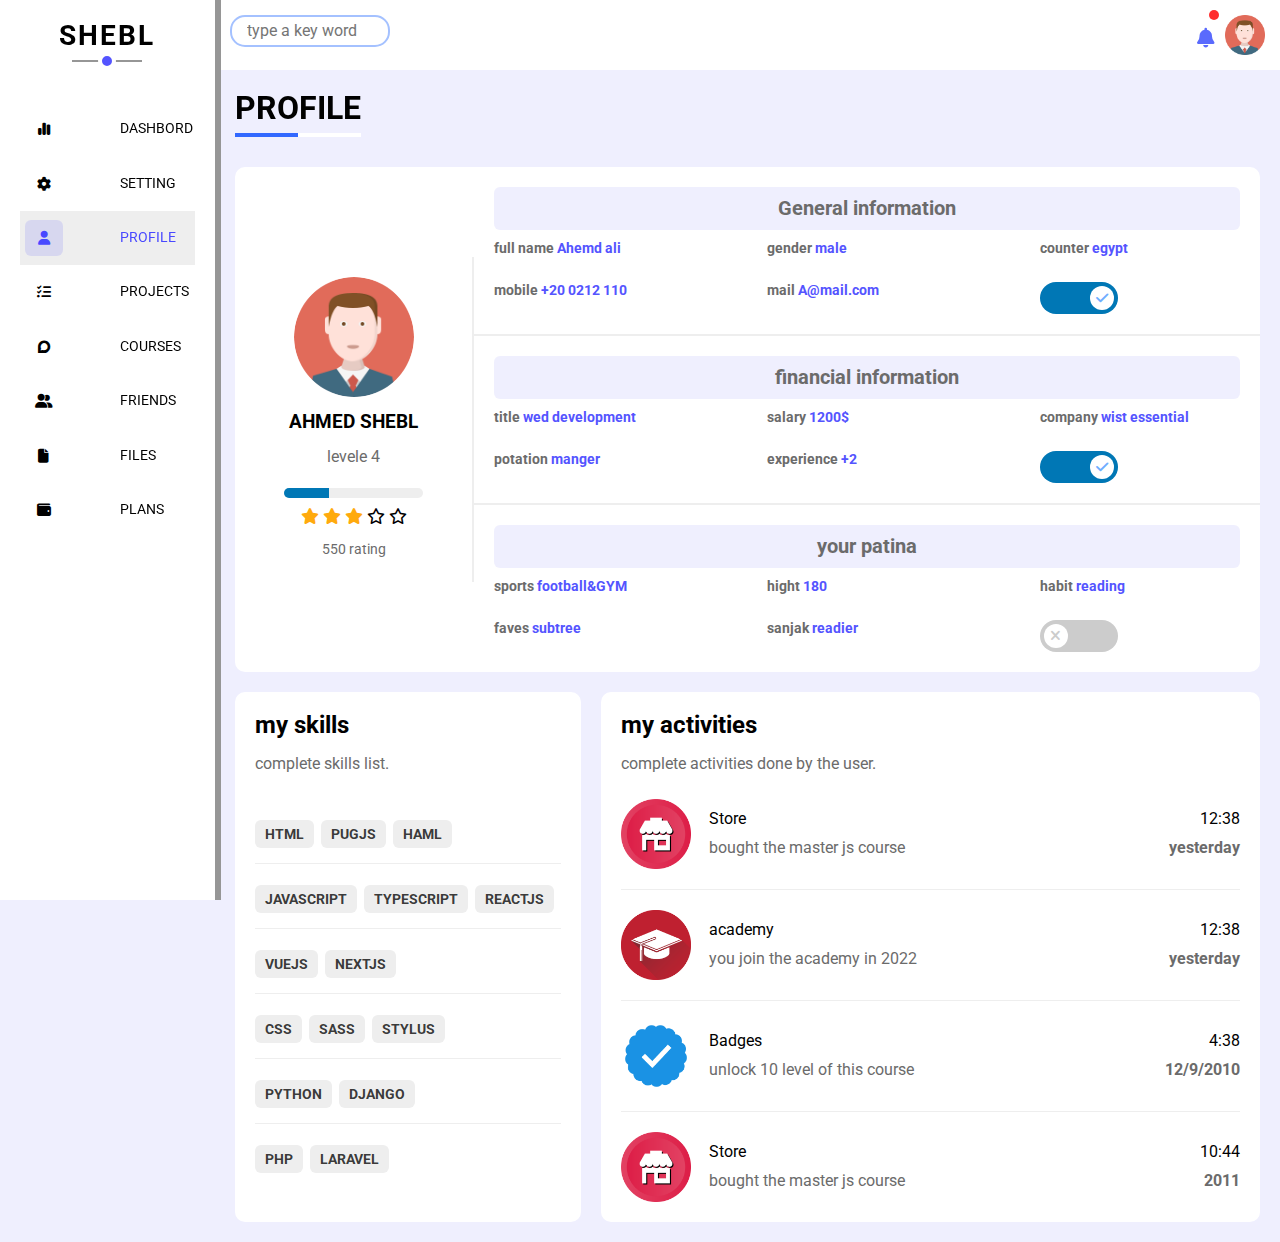
<file: profile.html>
<!DOCTYPE html>
<html lang="en">
<head>
    <meta charset="UTF-8">
    <meta http-equiv="X-UA-Compatible" content="IE=edge">
    <meta name="viewport" content="width=device-width, initial-scale=1.0">
    <!-- font awesome file css for icons -->
    <link rel="stylesheet" href="css/all.min.css">
    <!-- normalize file css  -->
    <link rel="stylesheet" href="css/normalize.css">
    <!-- fram work  file css   -->
    <link rel="stylesheet" href="css/framWork.css">
    <!-- main file css for styling  -->
    <link rel="stylesheet" href="css/dashBordMain.css">
    <!-- font family link -->
    <link rel="preconnect" href="https://fonts.googleapis.com">
    <link rel="preconnect" href="https://fonts.gstatic.com" crossorigin>
    <link href="https://fonts.googleapis.com/css2?family=Roboto:wght@100;300;400;500;700;900&display=swap" rel="stylesheet">
    <title>PROFILE</title>
</head>
<body>
    <div class="page d-flex bg-blue-lite">
        <div class="sidebar bg-white p-20 p-relative">
            <h3 class="p-relative mt-0 text-c f-header fs-24 ls-2">shebl</h3>
            <ul>
                <li>
                    <a href="index.html" class="align-center fs-14 c-black rad-6 p-10">
                        <i class="fa-solid fa-chart-simple fa-fw"></i>
                        <span  class="hide-mobile">DASHBORD</span>
                    </a>
                </li>
                <li>
                    <a href="setting.html" class=" align-center fs-14 c-black rad-6 p-10">
                        <i class="fa-solid fa-gear fa-fw"></i>
                        <span  class="hide-mobile" >SETTING</span>
                    </a>
                </li>
                <li   class="active" >
                    <a href="profile.html" class="active align-center fs-14 c-black rad-6 p-10">                        
                        <i class="fa-solid fa-user fa-fw"></i>
                        <span  class="hide-mobile" >PROFILE</span>
                    </a>
                </li>
                <li>
                    <a href="projects.html" class=" align-center fs-14 c-black rad-6 p-10">
                        <i class="fa-solid fa-list-check fa-fw"></i>
                        <span class="hide-mobile" >PROJECTS</span>
                    </a>
                </li>
                <li>
                    <a href="courses.html" class=" align-center fs-14 c-black rad-6 p-10">
                        <i class="fa-brands fa-discourse fa-fw"></i>
                        <span  class="hide-mobile" >COURSES</span>
                    </a>
                </li>
                <li>
                    <a href="friends.html" class=" align-center fs-14 c-black rad-6 p-10">
                        <i class="fa-solid fa-user-group fa-fw"></i>
                        <span  class="hide-mobile" >FRIENDS</span>
                    </a>
                </li>
                <li>
                    <a href="files.html" class=" align-center fs-14 c-black rad-6 p-10">
                        <i class="fa-solid fa-file fa-fw"></i>
                        <span  class="hide-mobile" >FILES</span>
                    </a>
                </li>
                <li>
                    <a href="plans.html" class=" align-center fs-14 c-black rad-6 p-10">
                        <i class="fa-solid fa-wallet fa-fw"></i>
                        <span  class="hide-mobile">PLANS</span>
                    </a>
                </li>
            </ul>
        </div>
        <div class="content w-full">
            <!-- start header -->
            <div class="header bg-white p-15 between-flex">
                <div class="search p-relative ">
                    <input class="p-5 on-foucs" type="search" placeholder="type a key word">
                </div>
                <div class="icons d-flex align-center">
                    <span class="notification p-relative">
                        <i class="fa-solid fa-bell fa-lg"></i>
                    </span>
                    <img src="./pics/avatar.png" alt="">
                </div>
            </div>
            <!-- end header -->
            <h1 class="p-relative">PROFILE</h1>
            <div class="profile-page m-20">
              <div class="overview bg-white rad-10 d-flex align-center">
                <div class="avatar-box text-c p-20">
                  <img class="mb-10 rad-50" src="./pics/avatar.png" alt="">
                  <h3 class="m-0"> AHMED SHEBL</h3>
                  <p class="c-gray mt-10">levele 4</p>
                  <div class="levele rad-6 bg-eee p-relative">
                    <span style="width: 32%;"></span>
                  </div>
                  <div class="rating mt-10 mb-10">
                    <i class="fa-solid fa-star c-orange  fs-16"></i>
                    <i class="fa-solid fa-star c-orange fs-16"></i>
                    <i class="fa-solid fa-star c-orange fs-16"></i>
                    <i class="fa-regular fa-star c-black fs-16"></i>
                    <i class="fa-regular fa-star c-black fs-16"></i>
                  </div>
                  <p class="c-gray m-0 fs-14" >550 rating</p>
                </div>
                <div class="info-box w-full">
                  <div class="box p-20 d-flex align-center space-between">
                    <h4 class="c-gray fs-20 w-full fw-bold m-0 text-c bg-blue-lite p-10 rad-6"> General information</h4>
                    <div class="fs-14">
                      <span class="c-gray fw-bold">full name</span>
                      <span  class="fw-bold c-blue">Ahemd ali</span>
                    </div>
                    <div class="fs-14">
                      <span class="c-gray fw-bold">gender</span>
                      <span class="fw-bold c-blue">male</span>
                    </div>
                    <div class="fs-14">
                      <span class="c-gray fw-bold">counter</span>
                      <span class="fw-bold c-blue">egypt</span>
                    </div>
                    <div class="fs-14">
                      <span class="c-gray fw-bold">mobile</span>
                      <span class="fw-bold c-blue">+20 0212 110</span>
                    </div>
                    <div class="fs-14">
                      <span class="c-gray fw-bold">mail</span>
                      <span class="fw-bold c-blue">A@mail.com</span>
                    </div>
                    <div class="fs-14">
                      <label>
                        <input class="toggle-checkbox" type="checkbox" checked>
                        <div class="toggle-switch"></div>
                    </label>
                    </div>
                  </div>  
                  <div class="box p-20 d-flex align-center space-between">
                    <h4 class="c-gray fs-20 w-full fw-bold m-0 text-c bg-blue-lite p-10 rad-6"> financial information</h4>
                    <div class="fs-14">
                      <span class="c-gray fw-bold">title</span>
                      <span  class="fw-bold c-blue">wed development</span>
                    </div>
                    <div class="fs-14">
                      <span class="c-gray fw-bold">salary</span>
                      <span class="fw-bold c-blue">1200$</span>
                    </div>
                    <div class="fs-14">
                      <span class="c-gray fw-bold">company</span>
                      <span class="fw-bold c-blue">wist essential</span>
                    </div>
                    <div class="fs-14">
                      <span class="c-gray fw-bold">potation</span>
                      <span class="fw-bold c-blue">manger</span>
                    </div>
                    <div class="fs-14">
                      <span class="c-gray fw-bold">experience</span>
                      <span class="fw-bold c-blue">+2</span>
                    </div>
                    <div class="fs-14">
                      <label>
                        <input class="toggle-checkbox" type="checkbox" checked>
                        <div class="toggle-switch"></div>
                    </label>
                    </div>
                  </div>  
                  <div class="box p-20 d-flex align-center space-between">
                    <h4 class="c-gray fs-20 w-full fw-bold m-0 text-c bg-blue-lite p-10 rad-6">your patina</h4>
                    <div class="fs-14">
                      <span class="c-gray fw-bold">sports</span>
                      <span  class="fw-bold c-blue">football&GYM</span>
                    </div>
                    <div class="fs-14">
                      <span class="c-gray fw-bold">hight</span>
                      <span class="fw-bold c-blue">180</span>
                    </div>
                    <div class="fs-14">
                      <span class="c-gray fw-bold">habit</span>
                      <span class="fw-bold c-blue">reading</span>
                    </div>
                    <div class="fs-14">
                      <span class="c-gray fw-bold">faves</span>
                      <span class="fw-bold c-blue">subtree</span>
                    </div>
                    <div class="fs-14">
                      <span class="c-gray fw-bold">sanjak</span>
                      <span class="fw-bold c-blue">readier</span>
                    </div>
                    <div class="fs-14">
                      <label>
                        <input class="toggle-checkbox" type="checkbox" >
                        <div class="toggle-switch"></div>
                    </label>
                    </div>
                  </div>    
                </div>
              </div>
              <div class="other-data d-flex gap-20">
                <div class="skills p-20 bg-white rad-10 mt-20">
                  <h2 class="mt-0 mb-10">my skills</h2>
                  <p class="mt-0 mb-20 c-gray ">complete skills list.</p>
                  <ul class="m-0 text-c-mobile ">
                    <li><span>HTML</span><span>PUGJS</span><span>HAML</span></li>
                    <li><span>JAVASCRIPT</span><span>TYPESCRIPT</span><span>REACTJS</span></li>
                    <li><span>VUEJS</span><span>NEXTJS</span></li>
                    <li><span>CSS</span><span>SASS</span><span>STYLUS</span></li>
                    <li><span>PYTHON</span><span>DJANGO</span></li>
                    <li><span>PHP</span><span>LARAVEL</span></li>
                  </ul>
                </div>
                <div class="activities p-20 bg-white rad-10 mt-20">
                  <h2 class="mt-0 mb-10">my activities</h2>
                  <p class="mt-0 mb-20 c-gray">complete activities done by the user.</p>
                  <div class="activity d-flex align-center text-c-mobile">
                    <img src="./pics/activity-01.png" alt="">
                    <div class="info">
                      <span class="d-block mb-10">Store</span>
                      <span class="c-gray">bought the master js course</span>
                    </div>
                    <div class="date">
                      <span class="d-block mb-10">12:38</span>
                      <span class="c-gray">yesterday</span>
                    </div>
                  </div>
                  <div class="activity d-flex align-center text-c-mobile">
                    <img src="./pics/activity-02.png" alt="">
                    <div class="info">
                      <span class="d-block mb-10">academy</span>
                      <span class="c-gray">you join the academy in 2022</span>
                    </div>
                    <div class="date">
                      <span class="d-block mb-10">12:38</span>
                      <span class="c-gray">yesterday</span>
                    </div>
                  </div>
                  <div class="activity d-flex align-center text-c-mobile">
                    <img src="./pics/activity-03.png" alt="">
                    <div class="info">
                      <span class="d-block mb-10">Badges</span>
                      <span class="c-gray">unlock 10 level of this course</span>
                    </div>
                    <div class="date">
                      <span class="d-block mb-10">4:38</span>
                      <span class="c-gray">12/9/2010</span>
                    </div>
                  </div>
                  <div class="activity d-flex align-center text-c-mobile">
                    <img src="./pics/activity-01.png" alt="">
                    <div class="info">
                      <span class="d-block mb-10">Store</span>
                      <span class="c-gray">bought the master js course</span>
                    </div>
                    <div class="date">
                      <span class="d-block mb-10">10:44</span>
                      <span class="c-gray">2011</span>
                    </div>
                  </div>
                </div>
              </div>
            </div>
        </div>
    </div>
    <div class="scroller"></div>
    <script src="js/main.js"></script>
</body>
</html>
</file>
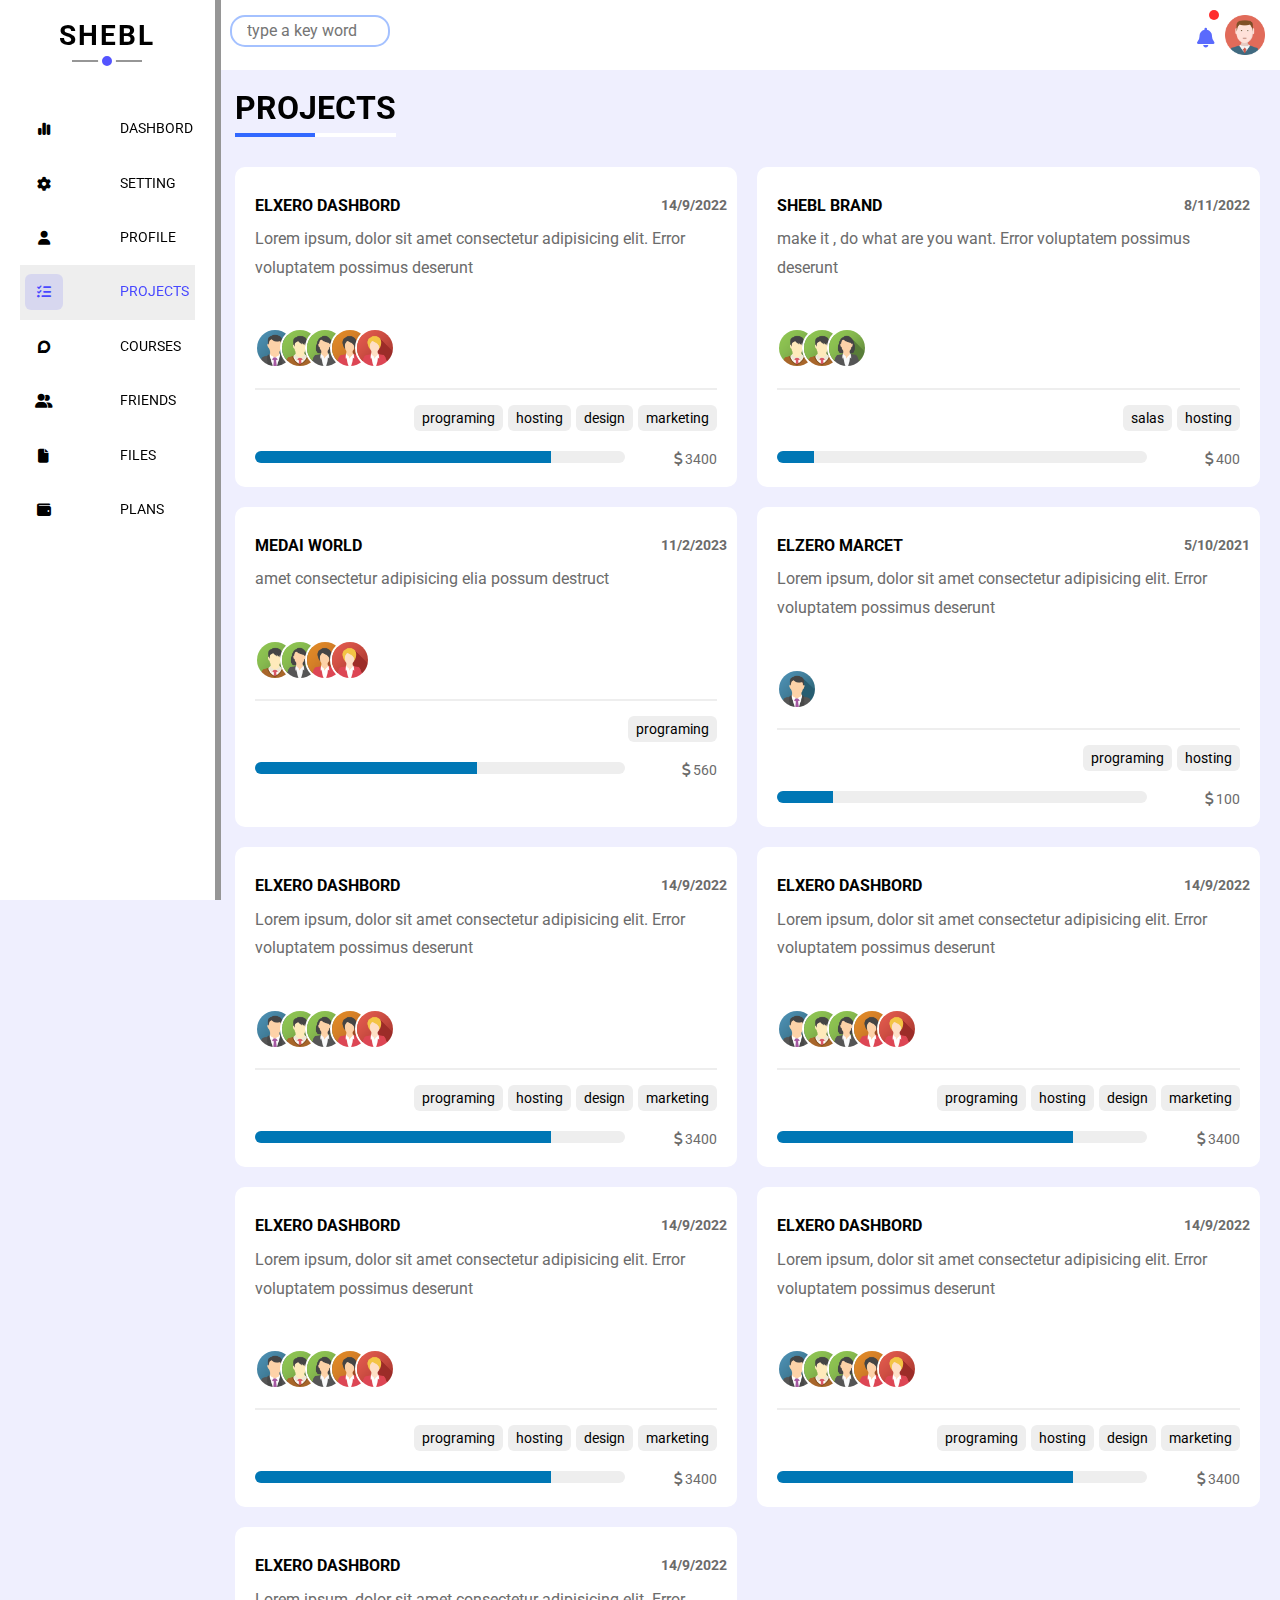
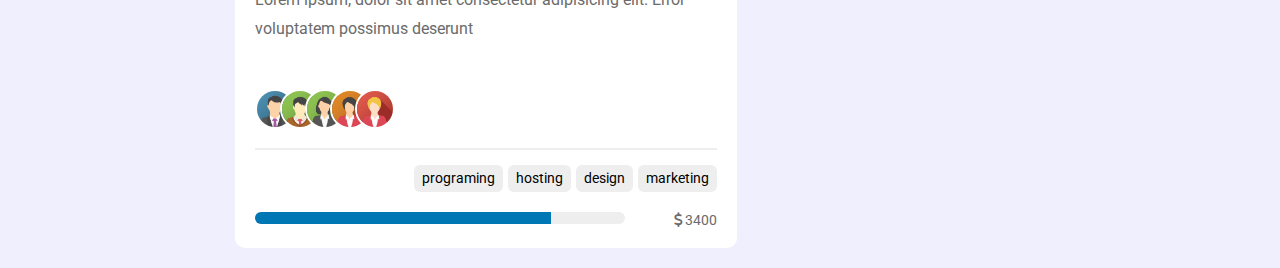
<file: projects.html>
<!DOCTYPE html>
<html lang="en">
<head>
    <meta charset="UTF-8">
    <meta http-equiv="X-UA-Compatible" content="IE=edge">
    <meta name="viewport" content="width=device-width, initial-scale=1.0">
    <!-- font awesome file css for icons -->
    <link rel="stylesheet" href="css/all.min.css">
    <!-- normalize file css  -->
    <link rel="stylesheet" href="css/normalize.css">
    <!-- fram work  file css   -->
    <link rel="stylesheet" href="css/framWork.css">
    <!-- main file css for styling  -->
    <link rel="stylesheet" href="css/dashBordMain.css">
    <!-- font family link -->
    <link rel="preconnect" href="https://fonts.googleapis.com">
    <link rel="preconnect" href="https://fonts.gstatic.com" crossorigin>
    <link href="https://fonts.googleapis.com/css2?family=Roboto:wght@100;300;400;500;700;900&display=swap" rel="stylesheet">
    <title>PROJECTS</title>
</head>
<body>
    <div class="page d-flex bg-blue-lite">
        <div class="sidebar bg-white p-20 p-relative">
            <h3 class="p-relative mt-0 text-c f-header fs-24 ls-2">shebl</h3>
            <ul>
                <li>
                    <a href="index.html" class="align-center fs-14 c-black rad-6 p-10">
                        <i class="fa-solid fa-chart-simple fa-fw"></i>
                        <span  class="hide-mobile">DASHBORD</span>
                    </a>
                </li>
                <li>
                    <a href="setting.html" class=" align-center fs-14 c-black rad-6 p-10">
                        <i class="fa-solid fa-gear fa-fw"></i>
                        <span  class="hide-mobile" >SETTING</span>
                    </a>
                </li>
                <li   >
                    <a href="profile.html" class=" align-center fs-14 c-black rad-6 p-10">                        
                        <i class="fa-solid fa-user fa-fw"></i>
                        <span  class="hide-mobile" >PROFILE</span>
                    </a>
                </li>
                <li class="active" >
                    <a href="projects.html" class="active align-center fs-14 c-black rad-6 p-10">
                        <i class="fa-solid fa-list-check fa-fw"></i>
                        <span class="hide-mobile" >PROJECTS</span>
                    </a>
                </li>
                <li>
                    <a href="courses.html" class=" align-center fs-14 c-black rad-6 p-10">
                        <i class="fa-brands fa-discourse fa-fw"></i>
                        <span  class="hide-mobile" >COURSES</span>
                    </a>
                </li>
                <li>
                    <a href="friends.html" class=" align-center fs-14 c-black rad-6 p-10">
                        <i class="fa-solid fa-user-group fa-fw"></i>
                        <span  class="hide-mobile" >FRIENDS</span>
                    </a>
                </li>
                <li>
                    <a href="files.html" class=" align-center fs-14 c-black rad-6 p-10">
                        <i class="fa-solid fa-file fa-fw"></i>
                        <span  class="hide-mobile" >FILES</span>
                    </a>
                </li>
                <li>
                    <a href="plans.html" class=" align-center fs-14 c-black rad-6 p-10">
                        <i class="fa-solid fa-wallet fa-fw"></i>
                        <span  class="hide-mobile">PLANS</span>
                    </a>
                </li>
            </ul>
        </div>
        <div class="content w-full">
            <!-- start header -->
            <div class="header bg-white p-15 between-flex">
                <div class="search p-relative ">
                    <input class="p-5 on-foucs" type="search" placeholder="type a key word">
                </div>
                <div class="icons d-flex align-center">
                    <span class="notification p-relative">
                        <i class="fa-solid fa-bell fa-lg"></i>
                    </span>
                    <img src="./pics/avatar.png" alt="">
                </div>
            </div>
            <!-- end header -->
            <h1 class="p-relative">PROJECTS</h1>
            <div class="PROJECTS-page d-grid gap-20 m-20">
                <div class="project bg-white p-20 rad-10 p-relative">
                    <span class="date fs-14 c-gray fw-bold">14/9/2022</span>
                    <h4 class="m-0 mt-10">ELXERO DASHBORD</h4>
                    <p class="c-gray mb-10 mt-10">Lorem ipsum, dolor sit amet consectetur adipisicing elit. Error voluptatem possimus deserunt</p>
                    <div class="team">
                        <a href="#"><img src="./pics/team-01.png" alt=""></a>
                        <a href="#"><img src="./pics/team-03.png" alt=""></a>
                        <a href="#"><img src="./pics/team-02.png" alt=""></a>
                        <a href="#"><img src="./pics/team-04.png" alt=""></a>
                        <a href="#"><img src="./pics/team-05.png" alt=""></a>
                    </div>
                    <div class="techs d-flex">
                        <span class="fs-14 rad-6 bg-eee">programing</span>
                        <span class="fs-14 rad-6 bg-eee">hosting</span>
                        <span class="fs-14 rad-6 bg-eee">design</span>
                        <span class="fs-14 rad-6 bg-eee">marketing</span>
                    </div>
                    <div class="info space-between d-flex">
                        <div class="prog bg-eee">
                            <span class="bg-blue" style="width:80% ;"></span>
                        </div>
                        <div class="fs-14 c-gray">
                            <i class="fa-solid fa-dollar-sign"></i>
                            3400
                        </div>
                    </div>
                </div>
                <div class="project bg-white p-20 rad-10 p-relative">
                    <span class="date fs-14 c-gray fw-bold">8/11/2022</span>
                    <h4 class="m-0 mt-10">SHEBL BRAND</h4>
                    <p class="c-gray mb-10 mt-10">make it , do what are you want. Error voluptatem possimus deserunt</p>
                    <div class="team">
                        <a href="#"><img src="./pics/team-03.png" alt=""></a>
                        <a href="#"><img src="./pics/team-03.png" alt=""></a>
                        <a href="#"><img src="./pics/team-02.png" alt=""></a>
                    </div>
                    <div class="techs d-flex">
                        <span class="fs-14 rad-6 bg-eee">salas</span>
                        <span class="fs-14 rad-6 bg-eee">hosting</span>
                    </div>
                    <div class="info space-between d-flex">
                        <div class="prog bg-eee">
                            <span class="bg-blue" style="width:10% ;"></span>
                        </div>
                        <div class="fs-14 c-gray">
                            <i class="fa-solid fa-dollar-sign"></i>
                            400
                        </div>
                    </div>
                </div>
                <div class="project bg-white p-20 rad-10 p-relative">
                    <span class="date fs-14 c-gray fw-bold">11/2/2023</span>
                    <h4 class="m-0 mt-10">MEDAI WORLD</h4>
                    <p class="c-gray mb-10 mt-10">amet consectetur adipisicing elia possum destruct</p>
                    <div class="team">
                        <a href="#"><img src="./pics/team-03.png" alt=""></a>
                        <a href="#"><img src="./pics/team-02.png" alt=""></a>
                        <a href="#"><img src="./pics/team-04.png" alt=""></a>
                        <a href="#"><img src="./pics/team-05.png" alt=""></a>
                    </div>
                    <div class="techs d-flex">
                        <span class="fs-14 rad-6 bg-eee">programing</span>
                    </div>
                    <div class="info space-between d-flex">
                        <div class="prog bg-eee">
                            <span class="bg-blue" style="width:60% ;"></span>
                        </div>
                        <div class="fs-14 c-gray">
                            <i class="fa-solid fa-dollar-sign"></i>
                            560
                        </div>
                    </div>
                </div>
                <div class="project bg-white p-20 rad-10 p-relative">
                    <span class="date fs-14 c-gray fw-bold">5/10/2021</span>
                    <h4 class="m-0 mt-10">ELZERO MARCET</h4>
                    <p class="c-gray mb-10 mt-10">Lorem ipsum, dolor sit amet consectetur adipisicing elit. Error voluptatem possimus deserunt</p>
                    <div class="team">
                        <a href="#"><img src="./pics/team-01.png" alt=""></a>
                    </div>
                    <div class="techs d-flex">
                        <span class="fs-14 rad-6 bg-eee">programing</span>
                        <span class="fs-14 rad-6 bg-eee">hosting</span>
                    </div>
                    <div class="info space-between d-flex">
                        <div class="prog bg-eee">
                            <span class="bg-blue" style="width:15% ;"></span>
                        </div>
                        <div class="fs-14 c-gray">
                            <i class="fa-solid fa-dollar-sign"></i>
                            100
                        </div>
                    </div>
                </div>
                <div class="project bg-white p-20 rad-10 p-relative">
                    <span class="date fs-14 c-gray fw-bold">14/9/2022</span>
                    <h4 class="m-0 mt-10">ELXERO DASHBORD</h4>
                    <p class="c-gray mb-10 mt-10">Lorem ipsum, dolor sit amet consectetur adipisicing elit. Error voluptatem possimus deserunt</p>
                    <div class="team">
                        <a href="#"><img src="./pics/team-01.png" alt=""></a>
                        <a href="#"><img src="./pics/team-03.png" alt=""></a>
                        <a href="#"><img src="./pics/team-02.png" alt=""></a>
                        <a href="#"><img src="./pics/team-04.png" alt=""></a>
                        <a href="#"><img src="./pics/team-05.png" alt=""></a>
                    </div>
                    <div class="techs d-flex">
                        <span class="fs-14 rad-6 bg-eee">programing</span>
                        <span class="fs-14 rad-6 bg-eee">hosting</span>
                        <span class="fs-14 rad-6 bg-eee">design</span>
                        <span class="fs-14 rad-6 bg-eee">marketing</span>
                    </div>
                    <div class="info space-between d-flex">
                        <div class="prog bg-eee">
                            <span class="bg-blue" style="width:80% ;"></span>
                        </div>
                        <div class="fs-14 c-gray">
                            <i class="fa-solid fa-dollar-sign"></i>
                            3400
                        </div>
                    </div>
                </div>
                <div class="project bg-white p-20 rad-10 p-relative">
                    <span class="date fs-14 c-gray fw-bold">14/9/2022</span>
                    <h4 class="m-0 mt-10">ELXERO DASHBORD</h4>
                    <p class="c-gray mb-10 mt-10">Lorem ipsum, dolor sit amet consectetur adipisicing elit. Error voluptatem possimus deserunt</p>
                    <div class="team">
                        <a href="#"><img src="./pics/team-01.png" alt=""></a>
                        <a href="#"><img src="./pics/team-03.png" alt=""></a>
                        <a href="#"><img src="./pics/team-02.png" alt=""></a>
                        <a href="#"><img src="./pics/team-04.png" alt=""></a>
                        <a href="#"><img src="./pics/team-05.png" alt=""></a>
                    </div>
                    <div class="techs d-flex">
                        <span class="fs-14 rad-6 bg-eee">programing</span>
                        <span class="fs-14 rad-6 bg-eee">hosting</span>
                        <span class="fs-14 rad-6 bg-eee">design</span>
                        <span class="fs-14 rad-6 bg-eee">marketing</span>
                    </div>
                    <div class="info space-between d-flex">
                        <div class="prog bg-eee">
                            <span class="bg-blue" style="width:80% ;"></span>
                        </div>
                        <div class="fs-14 c-gray">
                            <i class="fa-solid fa-dollar-sign"></i>
                            3400
                        </div>
                    </div>
                </div>
                <div class="project bg-white p-20 rad-10 p-relative">
                    <span class="date fs-14 c-gray fw-bold">14/9/2022</span>
                    <h4 class="m-0 mt-10">ELXERO DASHBORD</h4>
                    <p class="c-gray mb-10 mt-10">Lorem ipsum, dolor sit amet consectetur adipisicing elit. Error voluptatem possimus deserunt</p>
                    <div class="team">
                        <a href="#"><img src="./pics/team-01.png" alt=""></a>
                        <a href="#"><img src="./pics/team-03.png" alt=""></a>
                        <a href="#"><img src="./pics/team-02.png" alt=""></a>
                        <a href="#"><img src="./pics/team-04.png" alt=""></a>
                        <a href="#"><img src="./pics/team-05.png" alt=""></a>
                    </div>
                    <div class="techs d-flex">
                        <span class="fs-14 rad-6 bg-eee">programing</span>
                        <span class="fs-14 rad-6 bg-eee">hosting</span>
                        <span class="fs-14 rad-6 bg-eee">design</span>
                        <span class="fs-14 rad-6 bg-eee">marketing</span>
                    </div>
                    <div class="info space-between d-flex">
                        <div class="prog bg-eee">
                            <span class="bg-blue" style="width:80% ;"></span>
                        </div>
                        <div class="fs-14 c-gray">
                            <i class="fa-solid fa-dollar-sign"></i>
                            3400
                        </div>
                    </div>
                </div>
                <div class="project bg-white p-20 rad-10 p-relative">
                    <span class="date fs-14 c-gray fw-bold">14/9/2022</span>
                    <h4 class="m-0 mt-10">ELXERO DASHBORD</h4>
                    <p class="c-gray mb-10 mt-10">Lorem ipsum, dolor sit amet consectetur adipisicing elit. Error voluptatem possimus deserunt</p>
                    <div class="team">
                        <a href="#"><img src="./pics/team-01.png" alt=""></a>
                        <a href="#"><img src="./pics/team-03.png" alt=""></a>
                        <a href="#"><img src="./pics/team-02.png" alt=""></a>
                        <a href="#"><img src="./pics/team-04.png" alt=""></a>
                        <a href="#"><img src="./pics/team-05.png" alt=""></a>
                    </div>
                    <div class="techs d-flex">
                        <span class="fs-14 rad-6 bg-eee">programing</span>
                        <span class="fs-14 rad-6 bg-eee">hosting</span>
                        <span class="fs-14 rad-6 bg-eee">design</span>
                        <span class="fs-14 rad-6 bg-eee">marketing</span>
                    </div>
                    <div class="info space-between d-flex">
                        <div class="prog bg-eee">
                            <span class="bg-blue" style="width:80% ;"></span>
                        </div>
                        <div class="fs-14 c-gray">
                            <i class="fa-solid fa-dollar-sign"></i>
                            3400
                        </div>
                    </div>
                </div>
                <div class="project bg-white p-20 rad-10 p-relative">
                    <span class="date fs-14 c-gray fw-bold">14/9/2022</span>
                    <h4 class="m-0 mt-10">ELXERO DASHBORD</h4>
                    <p class="c-gray mb-10 mt-10">Lorem ipsum, dolor sit amet consectetur adipisicing elit. Error voluptatem possimus deserunt</p>
                    <div class="team">
                        <a href="#"><img src="./pics/team-01.png" alt=""></a>
                        <a href="#"><img src="./pics/team-03.png" alt=""></a>
                        <a href="#"><img src="./pics/team-02.png" alt=""></a>
                        <a href="#"><img src="./pics/team-04.png" alt=""></a>
                        <a href="#"><img src="./pics/team-05.png" alt=""></a>
                    </div>
                    <div class="techs d-flex">
                        <span class="fs-14 rad-6 bg-eee">programing</span>
                        <span class="fs-14 rad-6 bg-eee">hosting</span>
                        <span class="fs-14 rad-6 bg-eee">design</span>
                        <span class="fs-14 rad-6 bg-eee">marketing</span>
                    </div>
                    <div class="info space-between d-flex">
                        <div class="prog bg-eee">
                            <span class="bg-blue" style="width:80% ;"></span>
                        </div>
                        <div class="fs-14 c-gray">
                            <i class="fa-solid fa-dollar-sign"></i>
                            3400
                        </div>
                    </div>
                </div>
            </div>  
        </div>
    </div>
    <div class="scroller"></div>
    <script src="js/main.js"></script>
</body>
</html>
</file>
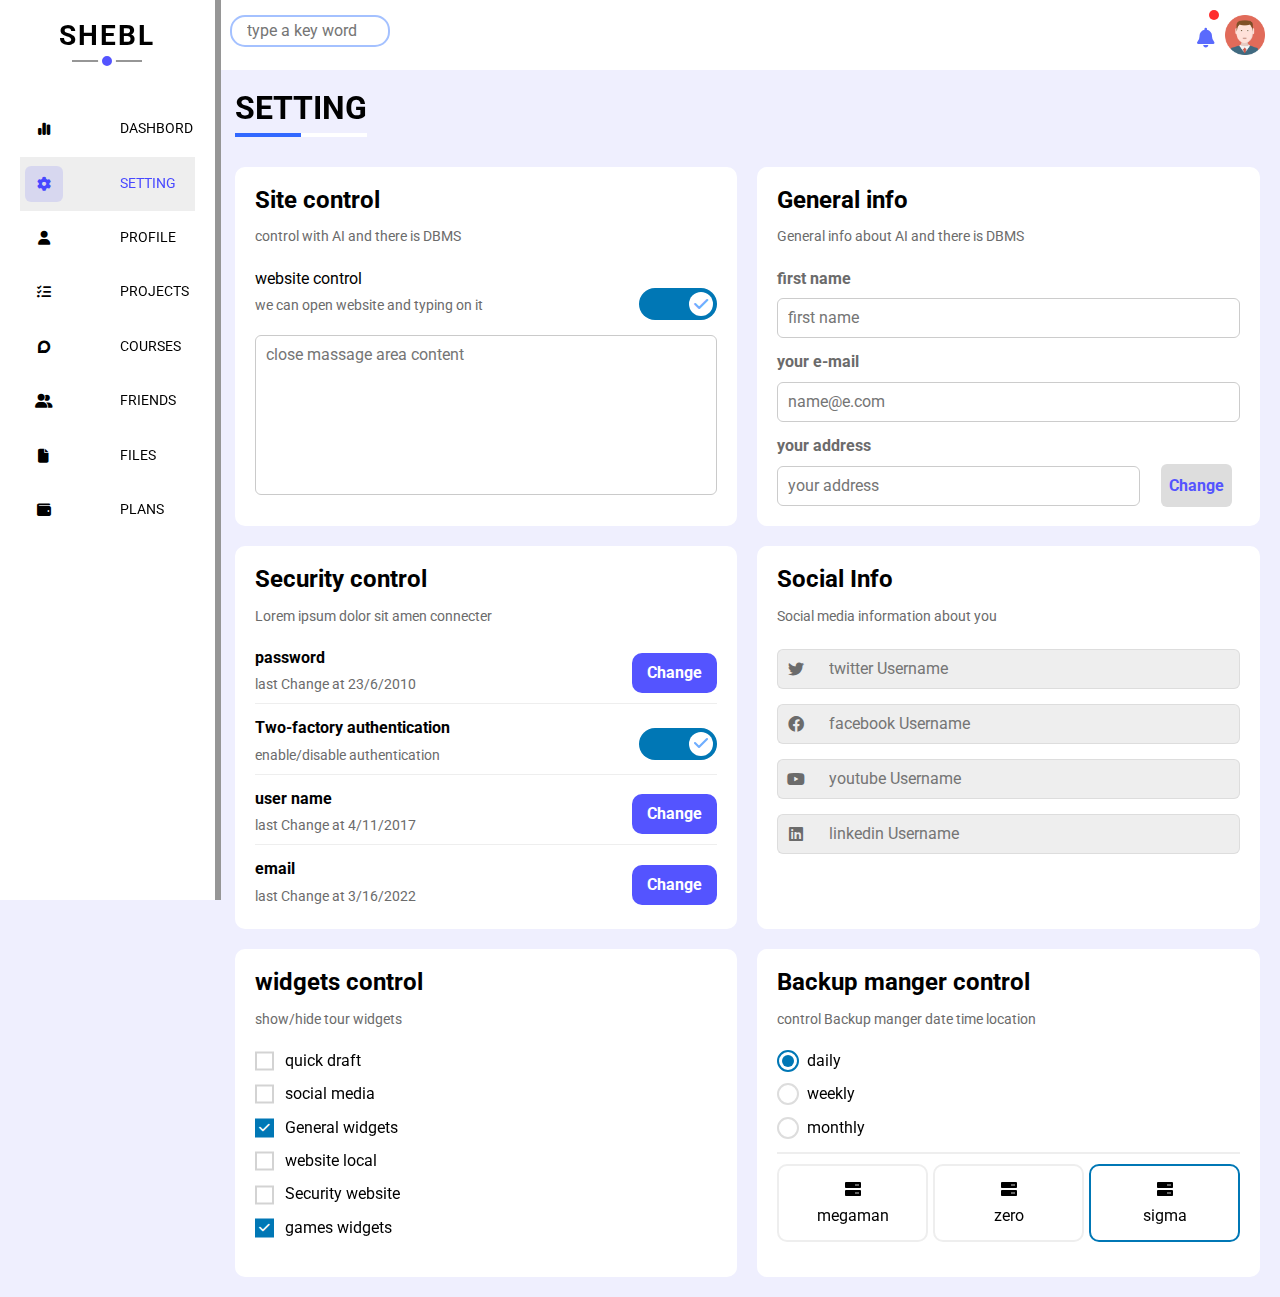
<file: setting.html>
<!DOCTYPE html>
<html lang="en">
<head>
    <meta charset="UTF-8">
    <meta http-equiv="X-UA-Compatible" content="IE=edge">
    <meta name="viewport" content="width=device-width, initial-scale=1.0">
    <!-- font awesome file css for icons -->
    <link rel="stylesheet" href="css/all.min.css">
    <!-- normalize file css  -->
    <link rel="stylesheet" href="css/normalize.css">
    <!-- fram work  file css   -->
    <link rel="stylesheet" href="css/framWork.css">
    <!-- main file css for styling  -->
    <link rel="stylesheet" href="css/dashBordMain.css">
    <!-- font family link -->
    <link rel="preconnect" href="https://fonts.googleapis.com">
    <link rel="preconnect" href="https://fonts.gstatic.com" crossorigin>
    <link href="https://fonts.googleapis.com/css2?family=Roboto:wght@100;300;400;500;700;900&display=swap" rel="stylesheet">
    <title>SETTING</title>
</head>
<body>
    <div class="page d-flex bg-blue-lite">
        <div class="sidebar bg-white p-20 p-relative">
            <h3 class="p-relative mt-0 text-c f-header fs-24 ls-2">shebl</h3>
            <ul>
                <li>
                    <a href="index.html" class="align-center fs-14 c-black rad-6 p-10">
                        <i class="fa-solid fa-chart-simple fa-fw"></i>
                        <span  class="hide-mobile">DASHBORD</span>
                    </a>
                </li>
                <li  class="active">
                    <a href="setting.html" class="active align-center fs-14 c-black rad-6 p-10">
                        <i class="fa-solid fa-gear fa-fw"></i>
                        <span  class="hide-mobile" >SETTING</span>
                    </a>
                </li>
                <li>
                    <a href="profile.html" class=" align-center fs-14 c-black rad-6 p-10">                        
                        <i class="fa-solid fa-user fa-fw"></i>
                        <span  class="hide-mobile" >PROFILE</span>
                    </a>
                </li>
                <li>
                    <a href="projects.html" class=" align-center fs-14 c-black rad-6 p-10">
                        <i class="fa-solid fa-list-check fa-fw"></i>
                        <span class="hide-mobile" >PROJECTS</span>
                    </a>
                </li>
                <li>
                    <a href="courses.html" class=" align-center fs-14 c-black rad-6 p-10">
                        <i class="fa-brands fa-discourse fa-fw"></i>
                        <span  class="hide-mobile" >COURSES</span>
                    </a>
                </li>
                <li>
                    <a href="friends.html" class=" align-center fs-14 c-black rad-6 p-10">
                        <i class="fa-solid fa-user-group fa-fw"></i>
                        <span  class="hide-mobile" >FRIENDS</span>
                    </a>
                </li>
                <li>
                    <a href="files.html" class=" align-center fs-14 c-black rad-6 p-10">
                        <i class="fa-solid fa-file fa-fw"></i>
                        <span  class="hide-mobile" >FILES</span>
                    </a>
                </li>
                <li>
                    <a href="plans.html" class=" align-center fs-14 c-black rad-6 p-10">
                        <i class="fa-solid fa-wallet fa-fw"></i>
                        <span  class="hide-mobile">PLANS</span>
                    </a>
                </li>
            </ul>
        </div>
        <div class="content w-full">
            <!-- start header -->
            <div class="header bg-white p-15 between-flex">
                <div class="search p-relative ">
                    <input class="p-5 on-foucs" type="search" placeholder="type a key word">
                </div>
                <div class="icons d-flex align-center">
                    <span class="notification p-relative">
                        <i class="fa-solid fa-bell fa-lg"></i>
                    </span>
                    <img src="./pics/avatar.png" alt="">
                </div>
            </div>
            <!-- end header -->
            <h1 class="p-relative">SETTING</h1>
            <div class="setting-page m-20 d-grid gap-20">
                <div class="p-20 bg-white rad-10">
                    <h2 class="mt-0 mb-10">Site control</h2>
                    <p class="mt-0 mb-20 c-gray fs-14" >control with AI and there is DBMS</p>
                    <div class="mb-15 between-flex">
                        <div>
                            <span>website control</span>
                            <p class="mt-5 mb-0 c-gray fs-14"  > we can open website and typing on it</p>
                        </div>
                        <div>
                            <label>
                                <input class="toggle-checkbox" type="checkbox" checked>
                                <div class="toggle-switch"></div>
                            </label>
                        </div>
                    </div>
                    <textarea class="close-massage b-none p-10 rad-6 d-block" placeholder="close massage area content"></textarea>
                </div>
                <div class="General p-20 bg-white rad-10">
                    <h2 class="mt-0 mb-10">General info</h2>
                    <p class="mt-0 mb-20 c-gray fs-14" >General info about AI and there is DBMS</p>
                    <div class="mb-15 ">
                        <label class="fw-bold c-gray d-block mb-10" for="first"> first name</label>
                        <input class="first b-none p-10 rad-6 on-foucs d-block w-full border-ccc" id="first"  placeholder="first name" type="text">
                    </div>   
                    <div class="mb-15 ">
                        <label class="fw-bold c-gray d-block mb-10 " for="second"> your e-mail</label>
                        <input class="email b-none p-10 rad-6 d-block w-full on-foucs border-ccc" id="second"  placeholder="name@e.com" type="email">
                    </div>   
                    <div class="mb-0 ">
                        <label class="fw-bold c-gray d-block mb-10" for="third"> your address</label>
                        <input class="address b-none p-10 rad-6 d-block on-foucs w-full border-ccc" id="third"  placeholder="your address" type="text">
                        <a class="fw-bold c-blue" href="#"> Change</a>  
                    </div>                                   
                </div>
                <div class="Security p-20 bg-white rad-10">
                    <h2 class="mt-0 mb-10">Security control</h2>
                    <p class="mt-0 mb-20 c-gray fs-14" >Lorem ipsum dolor sit amen connecter</p>
                    <div class="box mb-15 between-flex align-center">
                        <div>
                            <span class="fw-bold">password</span>
                            <p class="c-gray mt-5 mb-0 fs-14">last Change at 23/6/2010</p>
                        </div>
                        <a class="btn-shape bg-blue c-white  rad-6" href="#">Change</a>
                    </div>
                    <div class="box mb-15 between-flex align-center">
                        <div>
                            <span class="fw-bold">Two-factory authentication</span>
                            <p class="c-gray mt-5 mb-0 fs-14">enable/disable authentication  </p>
                        </div>
                        <label class="center-flex">
                            <input class="toggle-checkbox" type="checkbox" checked>
                            <div class="toggle-switch"></div>
                        </label>
                    </div>
                    <div class="box mb-15 between-flex align-center">
                        <div>
                            <span class="fw-bold" >user name</span>
                            <p class="c-gray mt-5 mb-0 fs-14">last Change at 4/11/2017</p>
                        </div>
                        <a class="btn-shape bg-blue c-white  rad-6" href="#">Change</a>
                    </div>
                    <div class="box  between-flex align-center">
                        <div>
                            <span class="fw-bold" >email</span>
                            <p class="c-gray mt-5 mb-0 fs-14">last Change at 3/16/2022</p>
                        </div>
                        <a class="btn-shape bg-blue c-white  rad-6" href="#">Change</a>
                    </div>
                </div>
                <div class="social-box p-20 bg-white rad-10">
                    <h2 class="mt-0 mb-10">Social Info</h2>
                    <p class="mt-0 mb-20 c-gray fs-14" >Social media information about you</p>
                    <div class="d-flex align-center mb-15">
                        <i class="fa-brands fa-twitter center-flex c-gray"></i>
                        <input class="w-full on-foucs" type="text" placeholder="twitter Username">
                    </div>
                    <div class="d-flex align-center mb-15">
                        <i class="fa-brands fa-facebook center-flex c-gray"></i>
                        <input class="w-full on-foucs" type="text" placeholder="facebook Username">
                    </div>
                    <div class="d-flex align-center mb-15">
                        <i class="fa-brands fa-youtube center-flex c-gray"></i>
                        <input class="w-full on-foucs" type="text" placeholder="youtube Username">
                    </div>
                    <div class="d-flex align-center mb-15">
                        <i class="fa-brands fa-linkedin center-flex c-gray"></i>
                        <input class="w-full on-foucs" type="text" placeholder="linkedin Username">
                    </div>
                </div>
                <div class="widgets-box p-20 bg-white rad-10">
                    <h2 class="mt-0 mb-10">widgets control</h2>
                    <p class="mt-0 mb-20 c-gray fs-14" >show/hide tour widgets</p>
                    <div class="control d-flex align-center mb-15">
                        <input type="checkbox" id="one">
                        <label for="one">quick draft </label>
                    </div>
                    <div class="control d-flex align-center mb-15">
                        <input type="checkbox" id="two">
                        <label for="two">social media </label>
                    </div>
                    <div class="control d-flex align-center mb-15">
                        <input checked type="checkbox" id="therr">
                        <label for="therr">General widgets </label>
                    </div>
                    <div class="control d-flex align-center mb-15">
                        <input type="checkbox" id="four">
                        <label for="four">website local</label>
                    </div>
                    <div class="control d-flex align-center mb-15">
                        <input type="checkbox" id="five">
                        <label for="five">Security website  </label>
                    </div>
                    <div class="control d-flex align-center mb-15">
                        <input checked type="checkbox" id="six">
                        <label for="six">games widgets  </label>
                    </div>
                        
                </div>
                <div class="backup-control p-20 bg-white rad-10">
                    <h2 class="mt-0 mb-10">Backup manger control</h2>
                    <p class="mt-0 mb-20 c-gray fs-14" >control Backup manger date time location</p>
                    <div class="date d-flex align-center mb-15">
                        <input type="radio" name="time" id="daily" checked>
                        <label for="daily">daily</label>
                    </div>
                    <div class="date d-flex align-center mb-15">
                        <input type="radio" name="time" id="weekly" >
                        <label for="weekly">weekly</label>
                    </div>
                    <div class="date d-flex align-center mb-15">
                        <input type="radio" name="time" id="monthly" >
                        <label for="monthly">monthly</label>
                    </div>
                    <div class="servers d-flex align-center text-c">
                        <input type="radio" name="servers" id="server-one">
                        <div class="server mb-15 rad-10 w-full">
                            <label class="d-block m-15" for="server-one">
                                <i class="fa-solid fa-server d-block mb-10"></i>
                                megaman
                            </label>
                        </div>
                        <input type="radio" name="servers" id="server-two">
                        <div class="server mb-15 rad-10 w-full">
                            <label class="d-block m-15" for="server-two">
                                <i class="fa-solid fa-server d-block mb-10"></i>
                                zero
                            </label>
                        </div>
                        <input type="radio" name="servers" id="server-three" checked>
                        <div class="server mb-15 rad-10 w-full">
                            <label class="d-block m-15" for="server-three">
                                <i class="fa-solid fa-server d-block mb-10"></i>
                                sigma   
                            </label>
                        </div>
                    </div>  
                </div>
            </div>
        </div>
    </div>
    <div class="scroller"></div>
    <script src="js/main.js"></script>
</body>
</html>
</file>
<file: css/framWork.css>
/* start the framework */
/* start box model */
p{
  line-height: 1.8;
}

.d-grid{
  display: grid;
}
.d-block{
  display: block;
}
.space-between{
  justify-content: space-between;
}
.gap-20{
  gap: 20px;
}
.gap-10{
  gap: 10px;
}
.d-flex{
  display: flex;
}
.f-wrap{
  flex-wrap: wrap;
}
.align-center{
  align-items: center;
}
@media (max-width:767px) {
  .d-block-mobile{
    display: block;
  }
}
.w-full{
  width: 100%;
}
.w-100{
  width: 160px;
}
.w-fit{
  width: fit-content;
}
/* end box model */
/* start padding+margin+border */
.p-5{
  padding: 5px;
}
.p-10{
  padding: 10px;
}
.p-15{
  padding: 15px;
}
.p-20{
  padding: 20px;
}
.pl-10{
  padding-left: 10px;
}
.pl-15{
  padding-left: 15px;
}
.pl-20{
  padding-left: 20px;
}
.pb-10{
  padding-bottom: 10px;
}
.pb-20{
  padding-bottom: 20px;
}
.pt-10{
  padding-top: 10px;
}
.pt-20{
  padding-top: 20px;
}
.m-20{
  margin: 20px;
}
.m-15{
  margin: 15px;
}
.m-0{
  margin: 0px;
}
.mb-0{
  margin-bottom: 0px;
}
.mb-5{
  margin-bottom: 5px;
}
.mb-10{
  margin-bottom: 10px;
}
.mb-15{
  margin-bottom: 15px;
}
.mb-20{
  margin-bottom: 20px;
}
.mt-0{
  margin-top: 0px;
}
.mt-5{
  margin-top: 5px;
}
.mt-10{
  margin-top: 10px;
}
.mt-20{
  margin-top: 20px;
}
.mr-10{
  margin-right: 10px;
}
.mr-15{
  margin-right: 15px;
}
.rad-6{
  border-radius: 6px;
}
.rad-10{
  border-radius: 10px;
  -webkit-border-radius: 10px;
  -moz-border-radius: 10px;
  -ms-border-radius: 10px;
  -o-border-radius: 10px;
}
.rad-50{
  border-radius: 50%;
  -webkit-border-radius: 50%;
  -moz-border-radius: 50%;
  -ms-border-radius: 50%;
  -o-border-radius: 50%;
}
.b-none{
  border: none;
}
/* end padding+margin */

/* start color */
.c-black{
  color: black;
}
.c-gray{
  color: rgb(107, 107, 107);
}
.c-white{
  color: white;
}
.c-blue{
  color: #5454ff;
}
.c-black{
  color: black;
}
.c-orange{
  color: rgb(255, 170, 13);
}
.c-green{
  color: rgb(0, 124, 182);
}
.c-red{
  color: rgb(255, 38, 38);
}
.bg-white{
  background-color: white;
}
.bg-eee{
  background-color: #eee;
}
.bg-blue{
  background-color: #5454ff;
}
.bg-blue-lite{
  background-color: #c5c5fd47;;
}
.bg-green{
  background-color:rgb(20, 88, 119);
}
.bg-green-lite{
  background-color: rgba(20, 88, 119, 0.205);
}
.bg-red{
  background-color: rgb(255, 68, 68);
}
.bg-red-lite{
  background-color: rgba(255, 68, 68, 0.253);
}
.bg-orange{
  background-color: rgb(255, 170, 13);
}
.bg-orange-lite{
  background-color: rgba(255, 170, 13, 0.301);
}
/* end color */
/* start position */
.p-relative{
  position: relative;
}
.p-absolute{
  position: absolute;
}
/* end position */
/* end the framework */
/* start font */
.lh-18{
  line-height: 1.8;
}
.ls-2{
  letter-spacing: 2px;
}
.f-header{
  text-transform: uppercase;
  font-weight: bold;
}
.text-c{
  text-align: center;
}
@media (max-width:767px) {
  .text-c-mobile{
    text-align: center;
  }
}
.text-r{
  text-align: right;
}
.text-l{
  text-align: left;
}
.fs-14{
  font-size: 14px;
}
.fs-16{
  font-size: 16px;
}
.fs-18{
  font-size: 18px;
}

.fs-20{
  font-size: 20px;
}
.fs-24{
  font-size: 24px;
}
.fs-28{
  font-size: 28px;
}
.fw-bold{
  font-weight: bold;
}
/* start font */
/* start components */
.border-ccc{
  border: 1px solid #ccc;
}
.between-flex{
  display: flex;
  justify-content: space-between;
}
.center-flex{
  display: flex;
  align-items: center;
  justify-content: center;
}
.btn-shape{
  padding: 11px 15px;
  border-radius: 10px;
  font-weight: bold;
  transition: 0.4s;
}

.btn-shape:hover{
  background-color:  #006effd5;
}
.on-foucs::placeholder{
  transition: 0.4s;
}
.on-foucs:focus::placeholder{
  opacity: 0;
}
@media (max-width:767px) {
  .h-mobile{
    display: none;
  }
}
/* end components */
</file>
<file: css/dashBordMain.css>
/* start global rules  */
::-webkit-scrollbar{
  width: 15px;
}
::-webkit-scrollbar-track{
  background-color: white;
}
::-webkit-scrollbar-thumb{
  background-color: #5454ff;
  transition: 0.3s;
}
::-webkit-scrollbar-thumb:hover{
  background-color: #3434ff;
}
.scroller{
  position: fixed;
  left: 0px;
  bottom: 0px;
  width: 0px;
  height: 8px;
  background-color: #0077b5;
}
*{
  box-sizing: border-box;
}
body{
  margin: 0;
  padding: 0;
  font-family: 'Roboto', sans-serif;
}
*:focus{
  outline: none;
}
a{
  text-decoration: none;

}
li ,ul{
  list-style: none;
  padding: 0;
  margin: 0;
}

/* end global rules  */ 
.page{
  min-height: 100vh;
}
/* start side bar */
.sidebar{
  overflow: hidden;
  width: 94px;
  height: 100vh;
  box-shadow: 11px 0px 20px 2px #96969687;
  position: sticky;
  top: 0px;
  left: 0px;
  transition:.4s ;
  -webkit-transition:.4s ;
  -moz-transition:.4s ;
  -ms-transition:.4s ;
  -o-transition:.4s ;
}

@media (min-width:550px) {
  .sidebar:hover{
    width: 250px;
    box-shadow: 6px 0px 0px  #969696;
  }
  .sidebar:hover h3{
    font-size: 28px;
  }
  .sidebar:hover  span{
    transform: sidebar(10px);
    -webkit-transform: sidebar(10px);
    -moz-transform: sidebar(10px);
    -ms-transform: sidebar(10px);
    -o-transform: sidebar(10px);
}
}
.sidebar h3{
  font-size: 14px;
  transition-duration: 0.4s;
  transition-delay: 0.3s;
  margin-bottom: 50px;
}
.sidebar h3::before,
.sidebar h3::after{
  position: absolute;
  content: "";
  left: 50%;
}
.sidebar h3::before{
  width: 70px;
  height: 2px;
  background-color: #969696;
  bottom: -10px;
  transform: translateX(-50%);
}
.sidebar h3::after{
  border: 4px solid rgb(255, 255, 255);
  width: 10px;
  height: 10px;
  border-radius: 50%;
  bottom: -9px;
  transform: translateX(-50%) translatey(50%);
  background: #5454ff;
}
.sidebar ul li{
  background-color: #ffffff;
  padding: 18px 5px;
  transition: 0.3s;
}
.sidebar ul li:hover,
.sidebar ul li.active{
  background-color: #eeeeee;
}
.sidebar ul li a{
  transition: 0.4s;
}
.sidebar ul li a:hover ,
.sidebar ul li a.active {
  background-color: rgba(0, 0, 255, 0.096);
}
.sidebar ul li:hover a,
.sidebar ul li a.active{
  transition: 0.4s;
  color: rgb(72, 72, 255);
}
.sidebar ul li a span{
  margin-left: 7px;
  position: absolute;
  transform: translatex(60px);
  transition-duration: 0.5s;
  transition-delay: 0.3s;
  transition-property: all;
  -webkit-transform: translatex(60px);
  -moz-transform: translatex(60px);
  -ms-transform: translatex(60px);
  -o-transform: translatex(60px);
}
/*  the media 767 px */
@media (max-width:767px) {
  .sidebar i{
    font-size: 13px;
  }
  .sidebar{
    width: 67px;
    padding: 6px
  }
  .sidebar h3{
    margin-bottom: 50px; 
    margin-top: 10px;
    font-size: 14px; 
  }
  .sidebar h3::before,
  .sidebar h3::after{
    position: absolute;
    content: "";
    left: 50%;
  }
  .sidebar h3::before{  
    width: 90%;
    height: 2px;
    background-color: #969696;
    bottom: -10px;
    transform: translateX(-50%);
  }
  .sidebar h3::after{
    border: 4px solid rgb(255, 255, 255);
    width: 15px;
    height: 15px;
    border-radius: 50%;
    bottom: -9px;
    transform: translateX(-50%) translatey(50%);  
    background: #5454ff;
  }
}
/* end side bar */
/* start content */
.content{
  overflow: hidden; 
}
.content .header .search input{
  width: 160px;
  border-radius: 15px;
  padding-left: 15px;
  border: 2.4px solid #a4c1ff;
  transition: 0.4s;
}
.content .header .search input:focus{
  width: 210px;
}
.content .header .icons span i{
  color: rgb(90, 106, 253);
  font-size: 20px;
  margin-top: 15px;
  position: relative;
} 
.content .header .icons span::after{
  content: "";
  position: absolute;
  width: 10px;
  height: 10px;
  border-radius: 50%;
  background-color: #ff2d2d;
  top: -12px;
  left: 12px;
} 
.content .header .icons img{
  width: 50px;
  padding-left:  10px;

} 

h1{
  margin: 20px 20px 40px;
  width: fit-content;
}
h1::after,
h1::before{
  content: "";
  position: absolute;
  height: 4px;
  bottom: -10px;
  left: 0px;
}
h1::before{
  background-color: rgb(255, 255, 255);
  width: 100%;
}
h1::after{
  background-color: rgb(50, 104, 255);
  width: 50%;
}
.holder{
  grid-template-columns: repeat(auto-fill ,minmax(450px,1fr));
  margin: 0 20px;
}
@media (max-width:767px) {
  .holder{
    grid-template-columns: minmax(200px,1fr);
    margin: 0 10px;
    gap: 10px;
  }
}
.welcome{
  overflow: hidden;
}
.welcome .intro img{
  width: 200px;
} 
.welcome .intro div{
  flex: 1;
}
.welcome .avatar{
  width: 64px;
  border: 5px solid white;
  border-radius: 50%;
  margin-top: -32px;
  margin-left: 50px;
}
.welcome .body {
  border-top: 2px solid #eee ;
  border-bottom: 2px solid #eee ;
}
.welcome .body > div{
  flex: 1;
}


.welcome .visit{
  margin: 15px 15px 15px auto; 
  text-align: center;
  transition: 00.3s;
}
@media (max-width:767px) {
  .welcome .intro{
    padding-bottom: 30px;
  }
  .welcome .intro img{
    display: none;
  }
  .welcome .avatar{
    margin-left: 0px;
  }
  .welcome .body > div:not(:last-child){
    margin-bottom: 20px;
  }
}
.quick-draft form .save{
  margin-left: auto;
  cursor: pointer;
}
.quick-draft form textarea{
  resize: none;
  min-height: 195px;
}
.target .row .icon{
  width: 80px;
  height: 80px;
  border-radius: 15px;
  margin-right: 20px;
}
.target .row .details {
  flex: 1;
}
.target .row .details  .progress {
  border-radius:7px;
  height: 12px;

}
.target .row .details  .progress > span {
  position: absolute;
  top: 0;
  left: 0;
  height: 100%;  border-radius:7px;
}
.target .row .details  .progress > span span {
  position: absolute;
  bottom: 31px;
  right: -16px;
  color: white;
  font-weight: bold;
  padding: 6px 6px;
  font-size: 14px;
  border-radius: 5px;
}
.target .row .details  .progress > span span::after {
  content: "";
  position: absolute;
  border-width: 10px;
  border-style: solid;
  left: 9px;
  bottom: -18px;
}
.target .row .details  .progress > span.blue span::after {
  border-color: #5454ff transparent transparent transparent;
}
.target .row .details  .progress > span.red span::after {
  border-color: rgb(255, 68, 68) transparent transparent transparent;
}
.target .row .details  .progress > span.green span::after {
  border-color: rgb(20, 88, 119) transparent transparent transparent;
}
.target > div >div>i{
  font-size: 25px;
} 
.ticket .box:nth-child(1){
  width: calc(50% - 10px);
  border-bottom: 5px solid  rgb(255, 170, 13);
}
.ticket .box:nth-child(2){
  width: calc(50% - 10px);
  border-bottom: 5px solid  rgb(255, 38, 38);
}
.ticket .box:nth-child(3){
  width: calc(50% - 10px);
  border-bottom: 5px solid  #5454ff;
}
.ticket .box:nth-child(4){
  width: calc(50% - 10px);
  border-bottom: 5px solid  rgb(0, 124, 182);
}
.latest-news .row:not(:last-of-type){
  margin-bottom: 20px;
  padding-bottom: 20px;
  border-bottom: 2px solid #eee;
}
.latest-news .row img{
  width:100px ;
  border-radius: 6px;
  margin-right: 15px;
}
.latest-news .row .info{
  flex: 1;
}
.latest-news .row .info h3{
  margin: 0;
  margin-bottom: 5px;
  font-size: 16px;
}
@media (max-width:767px) {
  .latest-news .row img{
    margin-right: 0px;
    margin-bottom: 5px;
  }
  .latest-news .row .labol{
    margin-top: 10px;
  }
}
.tasks i{
  cursor: pointer;
  transition: 0.4s;
}
.tasks i:hover{
  filter: grayscale(12);
}
.upload img{
  width: 45px;
  margin-bottom: 10px;
}
.last-project ul::before{
  content: "";
  position:absolute;
  left: 31px;
  width: 2px;
  height: 100%;
  background-color: #3434ff;
}
.last-project ul li{
  position: relative;
  margin-left: 20px;
}
.last-project  ul li::before{
  content: "";
  width: 20px;
  height: 20px;
  display: block;
  border-radius: 50%;
  background-color: #e2e2e2;
  border: 2px solid white;
  outline: 2px solid #5454ff;
  margin-right: 20px;
}

.last-project  ul li.done::before{
 background-color: #5454ff;
}
.last-project  ul li.current::before{
  animation: change 0.8s infinite alternate;
  -webkit-animation: change 0.8s infinite alternate;
}   
@keyframes change {
  form{
    background-color: #ffffff;
  }
  to{
    background-color: #5454ff
  }
}
.last-project  img {
  position: absolute;
  top: 34%;
  right: 37px;
  width: 160px;
}
.reminders ul li .key{
  width: 15px ;
  height: 15px;
  margin-right: 7px;
  margin-left: 7px;
}
.reminders ul li > .blue{
  border-left: 4px solid #5454ff ;
  border-radius:8px ;
  -webkit-border-radius:8px ;
  -moz-border-radius:8px ;
  -ms-border-radius:8px ;
  -o-border-radius:8px ;
}
.reminders ul li > .red{
  border-left: 4px solid rgb(255, 38, 38);
  border-radius:8px ;
  -webkit-border-radius:8px ;
  -moz-border-radius:8px ;
  -ms-border-radius:8px ;
  -o-border-radius:8px ;
}
.reminders ul li > .green{
  border-left: 4px solid  rgb(0, 124, 182);
  border-radius:8px ;
  -webkit-border-radius:8px ;
  -moz-border-radius:8px ;
  -ms-border-radius:8px ;
  -o-border-radius:8px ;
}
.reminders ul li > .orange{

  border-left: 4px solid  rgb(255, 170, 13);
  border-radius:8px ;
  -webkit-border-radius:8px ;
  -moz-border-radius:8px ;
  -ms-border-radius:8px ;
  -o-border-radius:8px ;
}
.latest-post .avatar{
  width: 48px;
}
.latest-post .post-content{
  border-bottom: 3px solid #d5d5d5;
}
.latest-post .post-stats div i{
  transition: 0.3s;
  cursor: pointer;
  -webkit-transition: 0.3s;
  -moz-transition: 0.3s;
  -ms-transition: 0.3s;
  -o-transition: 0.3s;
}
.latest-post .post-stats i:hover{
  color: #5454ff;
  font-size: 22px;
}
.social .box{
  padding-left: 70px;
}
.social .box i{
  height: 100%;
  position: absolute;
  left: 0px;
  top: 0px;
  width: 52px;
  transition: 0.4s;
  -webkit-transition: 0.4s;
  -moz-transition: 0.4s;
  -ms-transition: 0.4s;
  -o-transition: 0.4s;
}
.social .box i:hover{
  transform: rotate(7deg);
  -webkit-transform: rotate(7deg);
  -moz-transform: rotate(7deg);
  -ms-transform: rotate(7deg);
  -o-transform: rotate(7deg);
}
.social  .tiwtter{
  background-color: #1da0f217;
  color: #1da1f2;
}
.social  .tiwtter a,
.social  .tiwtter i{
  background-color: #1da1f2; 
}

.social  .facebook{
  background-color: #1876f227;
  color:#1876f2;
}
.social  .facebook a,
.social  .facebook i{
  background-color: #1876f2;
}
.social .youtube{
  background-color: #ff000031;
  color: #ff0000;
}
.social  .youtube a,
.social  .youtube i{
  background-color:  #ff0000;
}
.social .linkedin{
  background-color: #0076b53d;
  color: #0077b5;
}
.social  .linkedin a,
.social  .linkedin i{
  background-color: #0077b5;; 
}
.social .instagram{
  background-color: #e1306b34;
  color: #e1306c;
}
.social  .instagram a,
.social  .instagram i{
  background-color: #e1306c;
}


.project-table  .response {
  overflow-x: auto;
}
.project-table table {
  min-width: 1000px;
}
.project-table  table{
  border-spacing: 0px;

}
.response tbody td{
  padding: 15px;
}
.response tbody   td:not(:last-child){
  padding: 15px;
  font-size: 20px; 
  color: gray; 
}
.project-table img{
  width: 30px;
  border: 3px solid white;
  border-radius: 50%;
  transition: 0.4s;
  -webkit-border-radius: 50%;
  -moz-border-radius: 50%;
  -ms-border-radius: 50%;
  -o-border-radius: 50%;
  -webkit-transition: 0.4s;
  -moz-transition: 0.4s;
  -ms-transition: 0.4s;
  -o-transition: 0.4s;
}
.project-table img:hover{
  transform: translatey(-8px);
  -webkit-transform: translatey(-8px);
  -moz-transform: translatey(-8px);
  -ms-transform: translatey(-8px);
  -o-transform: translatey(-8px);
}
.project-table img:not(:first-child){
    margin-left: -18px;
} 
.response thead td {
  background-color: #eee;
  padding: 20px;
  color: #0f3f7e;
  transition: 0.3s;
  font-size: large;
  -webkit-transition: 0.3s;
  -moz-transition: 0.3s;
  -ms-transition: 0.3s; 
  -o-transition: 0.3s;
}
.response tbody tr:hover td {
  background-color: #faf7f7;
}
.response tbody td {
  border-bottom: 3px solid #eee;
  border-left: 3px solid #eee;
  transition: 0.4s;
  -webkit-transition: 0.4s;
  -moz-transition: 0.4s;
  -ms-transition: 0.4s;
  -o-transition: 0.4s;
}
.response tbody td:last-child {
  border-right : 3px solid #eee;
  
}
/* start setting*/
.toggle-checkbox{
  -webkit-appearance : none ;
  appearance: none;
  
}
.toggle-switch{
  background-color: #ccc;
  width: 78px;
  height: 32px;
  border-radius: 16px;
  position: relative;
  transition: 0.4s;
  cursor: pointer;
  -webkit-border-radius: 16px;
  -moz-border-radius: 16px;
  -ms-border-radius: 16px;
  -o-border-radius: 16px;
  -webkit-transition: 0.4s;
  -moz-transition: 0.4s;
  -ms-transition: 0.4s;
  -o-transition: 0.4s;
}
.toggle-switch::before{
  font-family: "Font Awesome 5 Free";
  content: "\f00d";
  font-weight: 900;
  background-color: white;
  width: 24px;
  height: 24px;
  position: absolute;
  border-radius: 50%;
  -webkit-border-radius: 50%;
  -moz-border-radius: 50%;
  -ms-border-radius: 50%;
  -o-border-radius: 50%;
  top: 4px;
  left: 4px;
  display: flex;
  justify-content: center;
  align-items: center;
  color: #ccc;
  transition: 0.4s;
  -webkit-transition: 0.4s;
  -moz-transition: 0.4s;
  -ms-transition: 0.4s;
  -o-transition: 0.4s;
}
.toggle-checkbox:checked + .toggle-switch{
  background-color: #0077b5;
}
.toggle-checkbox:checked + .toggle-switch::before {
  left: 50px;
  color: #6eadff;
  content: "\f00c";
}
.setting-page{
  grid-template-columns: repeat(auto-fill,minmax(500px,1fr)) ;
}
@media (max-width:767px) {
  .setting-page{
    grid-template-columns: minmax(100px,1fr) ;
    margin-left: 10px;
    margin-right: 10px;
    gap: 10px;
  }
}
.setting-page .Security .box:not(:last-child){
  padding-bottom: 6px;
}
.setting-page .Security .box:not(:last-child){
  border-bottom: 1px solid #eeeeee;
}
.setting-page .close-massage{
  resize: none;
  width: 100%;
  min-height: 160px;
  padding: 10px;
  border: 1px solid rgb(202, 202, 202);
}
.setting-page .address{
  display: inline-flex;
  width: calc(100% - 100px);
}
.setting-page .social-box i{
  width: 40px ;
  height: 40px;
  background-color: #eeeeee;
  border:  1px solid #ddd;
  border-right: none;
  border-radius: 6px 0 0  6px;
  -webkit-border-radius: 6px 0 0  6px;
  -moz-border-radius: 6px 0 0  6px;
  -ms-border-radius: 6px 0 0  6px;
  -o-border-radius: 6px 0 0  6px;
  transition: 0.4s;
  -webkit-transition: 0.4s;
  -moz-transition: 0.4s;
  -ms-transition: 0.4s;
  -o-transition: 0.4s;
}
.setting-page .social-box input{
  height: 40px;
  background-color: #eeeeee;
  border:  1px solid #ddd;
  padding-left: 15px;
  border-left: none;
  border-radius: 0 6px  6px 0;
  -webkit-border-radius: 0 6px  6px 0;
  -moz-border-radius: 0 6px  6px 0;
  -ms-border-radius: 0 6px  6px 0;
  -o-border-radius: 0 6px  6px 0;
}
.setting-page .social-box >div:focus-within i{
  color: #0077b5;
  font-size: 26px;
}
.General a{
  margin-left: 17px;
  background-color: #ddd;
  padding: 12px 8px;
  border-radius: 6px;
  -webkit-border-radius: 6px;
  -moz-border-radius: 6px;
  -ms-border-radius: 6px;
  -o-border-radius: 6px;
}
.widgets-box .control label{
  padding-left: 30px;
  cursor: pointer;
  position: relative;
}
.widgets-box .control label::after{
  font-family: "Font Awesome 5 Free";
  transition: 0.4s;
  content: "\f00c";
  font-weight: 900;
  position: absolute;
  left: 2px;
  font-size: 12px;
  display: flex;
  align-items:  center;
  justify-content: center;
  width: 16px;
  height: 16px;
  top: 50%;
  color: white;
  background-color: #0077b5;
  transform: translatey(-50%) scale(0) rotate(360deg);
  -webkit-transform: translatey(-50%) scale(0) rotate(360deg);
  -moz-transform: translatey(-50%) scale(0) rotate(360deg);
  -ms-transform: translatey(-50%) scale(0) rotate(360deg);
  -o-transform: translatey(-50%) scale(0) rotate(360deg);
  -webkit-transition: 0.4s;
  -moz-transition: 0.4s;
  -ms-transition: 0.4s;
  -o-transition: 0.4s;
}
.widgets-box .control label::before{
  content: "";
  position:absolute ;
  left: 0;
  top: 50%;
  width: 15px;
  height: 15px;
  border: 2px solid #d3d3d3;
  transform: translatey(-50%);
  -webkit-transform: translatey(-50%);
  -moz-transform: translatey(-50%);
  -ms-transform: translatey(-50%);
  -o-transform: translatey(-50%);
  transition: 0.3s;
  -webkit-transition: 0.3s;
  -moz-transition: 0.3s;
  -ms-transition: 0.3s;
  -o-transition: 0.3s;
}
.widgets-box .control label:hover::before{
  border-color:#0077b5;
}
.widgets-box .control input[type="checkbox"]{
  appearance: none;
}
.widgets-box .control input[type="checkbox"]:checked + label::after{
  transform: translatey(-50%) scale(1);
  -webkit-transform: translatey(-50%) scale(1);
  -moz-transform: translatey(-50%) scale(1);
  -ms-transform: translatey(-50%) scale(1);
  -o-transform: translatey(-50%) scale(1);
}
.widgets-box .control input[type="checkbox"]:checked + label::before{
  border-color:#0077b5;
}
.backup-control input[type="radio"]{
  appearance: none;
}
.backup-control .date label{
  padding-left: 30px;
  cursor: pointer;
  position: relative;

}
.backup-control .date label::after{
  content: "";
  position: absolute;
  left: 0px;
  margin-top: -11px;
  width: 18px;
  height: 18px;
  top: 50%;
  border: 2px solid #ddd;
  border-radius: 50%;
  -webkit-border-radius: 50%;
  -moz-border-radius: 50%;
  -ms-border-radius: 50%;
  -o-border-radius: 50%;
  transform: sale(0);
  -webkit-transform: sale(0);
  -moz-transform: sale(0);
  -ms-transform: sale(0);
  -o-transform: sale(0);
  transition: 0.4s;
  -webkit-transition: 0.4s;
  -moz-transition: 0.4s;
  -ms-transition: 0.4s;
  -o-transition: 0.4s;
}
.backup-control .date label::before{
  content: "";
  position: absolute;
  left: 5px;
  width: 12px;
  height: 12px;
  top: 3px;
  background-color: #0077b5;
  border-radius: 50%;
  -webkit-border-radius: 50%;
  -moz-border-radius: 50%;
  -ms-border-radius: 50%;
  -o-border-radius: 50%;
  transition: 0.4s;
  -webkit-transition: 0.4s;
  -moz-transition: 0.4s;
  -ms-transition: 0.4s;
  -o-transition: 0.4s;
  transform: scale(0);
  -webkit-transform: scale(0);
  -moz-transform: scale(0);
  -ms-transform: scale(0);
  -o-transform: scale(0);
}
.backup-control .date input[type="radio"]:checked + label::before{
  transform:scale(1);
  -webkit-transform:scale(1);
  -moz-transform:scale(1);
  -ms-transform:scale(1);
  -o-transform:scale(1);
}
.backup-control .date  input[type="radio"]:checked + label::after{
  border-color:#0077b5;
}
.backup-control .servers {
  border-top: 2px solid #eee;
  padding-top: 10px;
}
@media (max-width:767px) {
  .backup-control .servers {
    flex-wrap: wrap;
  }
}
.backup-control .servers .server:not(:last-child) {
  margin-right: 5px;
}
.backup-control .servers .server {
  border: 2px solid #eee;
  position: relative;
  
}
.backup-control .servers .server label {
  cursor: pointer;
}
.backup-control .servers input[type="radio"]:checked +.server {
  border-color: #0077b5 ;
}
/* end setting*/
/* start profile*/
.profile-page .rating i{
  cursor: pointer;
  transition: 0.4s;
  -webkit-transition: 0.4s;
  -moz-transition: 0.4s;
  -ms-transition: 0.4s;
  -o-transition: 0.4s;
}
.profile-page .rating i.fa-regular:hover{
  font-weight: bold; 
  color: orange; 
}

@media (min-width:768px) {
  .profile-page .avatar-box{
    width: 300px;
    border-right: 2px solid #eee;
  }
}
@media (MAX-width:768px) {
  .profile-page .overview{
    flex-direction: column;
  }
}
.profile-page .avatar-box > img{
  width: 120px;
}
.profile-page .avatar-box .levele{
  height: 10px;
  overflow: hidden;
  width: 70%;
  margin: auto;
}
.profile-page .avatar-box .levele span{
  height: inherit;
  position: absolute;
  top: 0%;
  left: 0%;
  background-color: #0077b5;
}
.profile-page .info-box .box{
  flex-wrap: wrap;
  
  transition: 0.4s;
  -webkit-transition: 0.4s;
  -moz-transition: 0.4s;
  -ms-transition: 0.4s;
  -o-transition: 0.4s;
}
.profile-page .info-box .box:not(:last-child){
  border-bottom: 2px solid #eee;
}
.profile-page .info-box .box:hover{
  background-color: #faf7f7;
}
.profile-page .info-box .box > div{
  min-width: 200px;
  padding: 10px 0 0 ;
}
@media (max-width:767px) {
  .profile-page .info-box .box{
    flex-wrap: wrap;
    flex-direction: column;
    text-align: center;
  }
  .profile-page .info-box .box > div{
    margin-bottom: 10px;
  }
  .profile-page .info-box .box > div .toggle-switch{
    margin: auto;
  }
}
@media (max-width:767px) {
  .other-data{
    flex-direction: column;
  }
}
.skills{
  flex-grow: 0;
}
.skills ul li{
  padding: 15px 0;
}
.skills ul li span{
  display: inline-flex;
  padding: 6px 10px;
  margin-right: 7px;
  background-color: #eee;
  border-radius: 6px;
  -webkit-border-radius: 6px;
  -moz-border-radius: 6px;
  -ms-border-radius: 6px;
  -o-border-radius: 6px;
  font-weight: bold;
  font-size: 14px;
  color: #363636fb;
  margin-top: 6px;
}
.skills ul li:not(:last-child){
  border-bottom: 1px solid #eee;
}
.activities{
  flex-grow: 2;
}
@media (min-width:768px) {
  .activities .activity .date{
    margin-left: auto  ;
    text-align: end;    
  }
}
.activities .activity .date span:last-child{
  font-weight: bold;
}
.activities .activity img{
  width: 70px;
  margin-right: 18px;
}
.activities .activity:not(:last-child){
  border-bottom: 1px solid #eee;
  padding-bottom: 20px;
  margin-bottom: 20px;
}
@media (max-width:767px) {
  .activities .activity{
    flex-direction: column;
    
  }
  .activities .activity img{
    margin-bottom: 10px;
    margin-right: 0px;
  }
  .activities .activity .date{
    margin-top: 20px;
    background-color: #eee;
    padding: 8px;
    border-radius:6px ;
    -webkit-border-radius:6px ;
    -moz-border-radius:6px ;
    -ms-border-radius:6px ;
    -o-border-radius:6px ;
}
}
.PROJECTS-page{
  grid-template-columns: repeat(auto-fill,minmax(500px,1fr));
}
@media (max-width:767px) {
  .PROJECTS-page{
    grid-template-columns: minmax(200px,1fr);
    margin-left: 10px;
    margin-right: 10px;
    gap: 10px;
  }
}
.PROJECTS-page .project .date{
  position: absolute;
  right: 10px;
  top: 30px;
  
}
.PROJECTS-page .project .team{
  position: relative;
  min-height: 80px;
}
.PROJECTS-page .project .team a{
  position: absolute  ;
  left: 0;
  bottom: 0;
  transition: 0.4s;
  -webkit-transition: 0.4s;
  -moz-transition: 0.4s;
  -ms-transition: 0.4s;
  -o-transition: 0.4s;
}
.PROJECTS-page .project .team a:nth-child(2){
  left: 25px;
}
.PROJECTS-page .project .team a:nth-child(3){
  left: 50px;
}
.PROJECTS-page .project .team a:nth-child(4){
  left: 75px;
}
.PROJECTS-page .project .team a:nth-child(5){
  left: 100px;
}
.PROJECTS-page .project .team a:hover{
  transform: translateY(-10px);
  -webkit-transform: translateY(-10px);
  -moz-transform: translateY(-10px);
  -ms-transform: translateY(-10px);
  -o-transform: translateY(-10px);
  z-index: 11;
}
.PROJECTS-page .project .team a img{
  width: 40px;
  border: 2px solid white;
  border-radius: 50%;
  -webkit-border-radius: 50%;
  -moz-border-radius: 50%;
  -ms-border-radius: 50%;
  -o-border-radius: 50%;
}

.PROJECTS-page .project .techs{
    justify-content: flex-end;
    border-top: 2px solid #eee;
    margin-top: 15px;
    padding-top: 15px;
}
.PROJECTS-page .project .techs span{
  padding: 5px 8px;
  margin-left: 5px;
  width: fit-content;
}
@media (max-width:767px) {
  .PROJECTS-page .project .techs {
    flex-direction: column;  
    justify-content: center; 
    align-items: center;
  }
  .PROJECTS-page .project .techs span {
    margin-bottom: 10px;

  }
  /* .PROJECTS-page .project .info{
    text-align: center;
    background-color: #ff7e7e;
    padding: 5px 10px;
    border-radius: 6px;    
    -webkit-border-radius: 6px;
    -moz-border-radius: 6px;
    -ms-border-radius: 6px;
    -o-border-radius: 6px;
  } */
  /* .PROJECTS-page .project .info {
    text-align: center;
    background-color: #ff7e7e;
    padding: 5px 10px;
    border-radius: 6px;    
    -webkit-border-radius: 6px;
    -moz-border-radius: 6px;
    -ms-border-radius: 6px;
    -o-border-radius: 6px;
} */
}
.PROJECTS-page .project .info{
  text-align: end;
  margin-top: 20px;
}
.PROJECTS-page .project .info .prog{
  height: 12px;
  width: 80%;
  position: relative;
  border-radius: 6px;
  -webkit-border-radius: 6px;
  -moz-border-radius: 6px;
  -ms-border-radius: 6px;
  -o-border-radius: 6px;
}
.PROJECTS-page .project .info .prog span{
  height: inherit;
  background-color: #0077b5;
  position: absolute;
  left: 0;
  border-radius: 6px 0 0  6px;
  -webkit-border-radius: 6px 0 0  6px;
  -moz-border-radius: 6px 0 0  6px;
  -ms-border-radius: 6px 0 0  6px;
  -o-border-radius: 6px 0 0  6px;
}
/* end project*/
/* start course*/
.courses-page{
  grid-template-columns: repeat(auto-fill,minmax(300px,1fr));
}
@media (max-width:767px) {
  .courses-page{
    grid-template-columns: minmax(200px,1fr);
    margin-left: 10px;
    margin-right: 10px;
    gap: 10px;
  }
}
.courses-page .course  {
  overflow: hidden;
  transition: 0.4s;
  -webkit-transition: 0.4s;
  -moz-transition: 0.4s;
  -ms-transition: 0.4s;
  -o-transition: 0.4s;
}
.courses-page .course:hover .instructor {
  left: 50%;
  transform: translateX(-50%);
  -webkit-transform: translateX(-50%);
  -moz-transform: translateX(-50%);
  -ms-transform: translateX(-50%);
  -o-transform: translateX(-50%); 
}
.courses-page .course:hover   {
  box-shadow: -7px 10px 0px 3px #7d7d7d;
  transform: translateY(-18px);
  -webkit-transform: translateY(-18px);
  -moz-transform: translateY(-18px);
  -ms-transform: translateY(-18px);
  -o-transform: translateY(-18px);
}
.courses-page .course .cover  {
  max-width: 100%;
  filter: grayscale(31px);
  -webkit-filter: grayscale(31px);
}
.courses-page .course .instructor  {
  position: absolute;
  width: 64px;
  border-radius: 50%;
  -webkit-border-radius: 50%;
  -moz-border-radius: 50%;
  -ms-border-radius: 50%;
  -o-border-radius: 50%;
  top: 20px;
  left: 20px;
  border: 4px solid white ;
  transition: 0.3s;
  -webkit-transition: 0.3s;
  -moz-transition: 0.3s;
  -ms-transition: 0.3s;
  -o-transition: 0.3s;
}
.courses-page .course .info  {
  border-top: 2px solid #eee;
}
.courses-page .course .info .title {
  position: absolute;
  left: 50%;
  top: -50%;
  transform: translate(-50%);
  -webkit-transform: translate(-50%);
  -moz-transform: translate(-50%);
  -ms-transform: translate(-50%);
  -o-transform: translate(-50%);
}
/* end course*/
/* start friends  */
.friends-page{
  grid-template-columns: repeat(auto-fill,minmax(300px,1fr));
}
@media (max-width:767px) {
  .friends-page{
    grid-template-columns: minmax(200px,1fr);
    margin-left: 10px;
    margin-right: 10px;
    gap: 10px;
  }
}
.friends-page .contact{
  position: absolute;
  left: 10px;
  top: 10px;
}
.friends-page .contact i{
  background-color: #eee;
  padding: 9px;
  color: #5c5c5c;
  transition:.4s;
  -webkit-transition:.4s;
  -moz-transition:.4s;
  -ms-transition:.4s;
  -o-transition:.4s;
  cursor: pointer;
}
.friends-page .contact i:hover{
  color: rgb(255, 255, 255);
  background-color: #255fffd5;
}
.friends-page .friend .icons{
  padding: 9px 0px 0px;
  border-top: 3px solid #eee;
  border-bottom: 3px solid #eee;
  margin: 21px 0px;
}
.friends-page .friend .icons i{
  font-size: 19px;
  color: #4213a5;
}
.friends-page .friend .icons .vip{
  position: absolute;
    right: 0px;
    top: 50%;
    transform: translateY(-50%);
    font-size: 66px;
    /* background-color: #4acae0; */
    padding: 9px;
    border-radius: 13px;
    color: #ffe13e;
    opacity: 60%;
}
.friends-page .friend .info  div{
  flex: 3;  
  display: flex;
  justify-content: end;
}
.friends-page .friend .info  div a:last-child{
  margin-left: 8px;
}
/* end friends  */
/* start files  */
.files-page {
  flex-direction: row-reverse;
  align-items: flex-start; 
} 
@media (max-width:767px) {
  .files-page {
    flex-direction: column;
    align-items: normal;
  }
}
.files-page .files-stat{
  min-width: 260px;  
} 
.files-page .files-stat >div{
  padding-right: 15px;
} 
.files-page .files-stat .icon{
  font-size: 30px;
  padding: 25px;
  width: 40px;
  height: 40px;
  margin-right: 10px;
  background-color: #e7e7e794;
  transition: .3s;
  -webkit-transition: .3s;
  -moz-transition: .3s;
  -ms-transition: .3s;
  -o-transition: .3s;
} 
.files-page .files-stat .size {
  margin-left: auto;
} 
.files-page .files-stat >div:hover .blue {
  background-color: #1d70ee41;
} 
.files-page .files-stat >div:hover .red {
  background-color: #ee1d1d41;
} 
.files-page .files-stat >div:hover .green {
  background-color: #004d6b41;
} 
.files-page .files-stat >div:hover .orange {
  background-color: #ffc50741;
} 

.files-page .files-stat .upload{
  margin: 15px auto 0px;
  padding: 10px;
  transition: .3s;
  -webkit-transition: .3s;
  -moz-transition: .3s;
  -ms-transition: .3s;
  -o-transition: .3s;
}
.files-page .files-stat .upload:hover{
  background-color: #0077b5;
}.files-page .files-stat .upload:hover i {
  animation: go-up 0.8 infinite;
  -webkit-animation: go-up 0.8s infinite;
}
@keyframes go-up {
  0%,100%{
    transform: translateY(0px);
    -webkit-transform: translateY(0px);
    -moz-transform: translateY(0px);
    -ms-transform: translateY(0px);
    -o-transform: translateY(0px);
}
  10%{
    transform: translateY(-3px);
    -webkit-transform: translateY(-3px);
    -moz-transform: translateY(-3px);
    -ms-transform: translateY(-3px);
    -o-transform: translateY(-3px);
}
  90%{
    transform: translateY(3px);
    -webkit-transform: translateY(3px);
    -moz-transform: translateY(3px);
    -ms-transform: translateY(3px);
    -o-transform: translateY(3px);
}
}
.files-page .file-content{
  flex: 1;
  grid-template-columns: repeat(auto-fill,minmax(200px,1fr));
}
.files-page .file-content i{
  transition: 0.4s;
  -webkit-transition: 0.4s;
  -moz-transition: 0.4s;
  -ms-transition: 0.4s;
  -o-transition: 0.4s;
}
.files-page .file-content i:hover{
  color: #0077b5;
  transform: translate(10px) scale(1.7);
  /*transform: ;
  -webkit-transform: translate(10px) scale(1.7);
  -moz-transform: translate(10px) scale(1.7);
  -ms-transform: translate(10px) scale(1.7);
  -o-transform: translate(10px) scale(1.7);
  */:;
}.files-page .file-content i{
  
}
.files-page .file-content img{
  width: 64px;
  height: 64px;
  transition: 0.4s;
  -webkit-transition: 0.4s;
  -moz-transition: 0.4s;
  -ms-transition: 0.4s;
  -o-transition: 0.4s;
}
.files-page .file-content .info{
border-top: 2px solid #eee;
}
.files-page .file-content .file:hover img {
  transform: rotate(5deg);
  -webkit-transform: rotate(5deg);
  -moz-transform: rotate(5deg);
  -ms-transform: rotate(5deg);
  -o-transform: rotate(5deg);
}
/* end files  */
/* start plans */
.plans-page {
  grid-template-columns: repeat(auto-fill,minmax(500px,1fr));
}
@media (max-width:767px) {
  .plans-page{
    grid-template-columns: minmax(200px,1fr);
    margin-left: 10px;
    margin-right: 10px;
    gap: 10px;
  }
}
.plans-page .plan .prics {
  margin-bottom: 6px;
  padding: 15px 0;
  background-color: #080f4dcf;
  outline: 6px solid #9a2effcf;
  border: 4px solid rgb(255, 255, 255);
  text-align: center;
}
.plans-page .plan .prics span.amount ,
.plans-page .plan .prics span.amount1,
.plans-page .plan .prics span.amount2{
  color: rgb(255, 137, 147);
  position: relative;
  font-weight: bold;
  margin: 14px auto;
  font-size: 40px;

}
.plans-page .plan .prics span.amount::after ,
.plans-page .plan .prics span.amount1::after,
.plans-page .plan .prics span.amount2::after {
  content: '$';
  color: white;  
  top: -10px;
  left: -30px;
  position: absolute;


}
.plans-page .plan .prics h2 {
  margin: 0px 0 10px;
}
.plans-page .plan  ul {
  margin-bottom: 6px;
}
.plans-page .plan ul li {
  padding: 8px 0;
  height: 50px;
  border-top: 3px solid #e9e9e9;
}
.plans-page .plan ul li .hint p {
  transition: 0.4s;
  position: relative;
  -webkit-transition: 0.4s;
  -moz-transition: 0.4s;
  -ms-transition: 0.4s;
  -o-transition: 0.4s;
  font-size: 12px;
  margin: 0;
  padding: 5px;
  margin-right: 9px;
  width: 0px;
  opacity: 0;
  border-radius: 6px;
  -webkit-border-radius: 6px;
  -moz-border-radius: 6px;
  -ms-border-radius: 6px;
  -o-border-radius: 6px;
}
.plans-page .plan ul li .hint p::before {
  content: "";
  position: absolute;
  top: 50%;
  right:  -14px;
  transform: translatey(-50%);
  border: 8px solid ;
  border-color:transparent transparent transparent #5454ff;
  -webkit-transform: translatey(-50%);
  -moz-transform: translatey(-50%);
  -ms-transform: translatey(-50%);
  -o-transform: translatey(-50%);
}
.plans-page .plan ul li .hint i {
  color: gray;
  cursor: pointer;
  font-size: 18px;

}
.plans-page .plan ul li .hint i:hover +p{
  opacity: 1;
  width: 100%;
}
.plans-page .plan ul li .hint {
  flex-direction: row-reverse  ;
  align-items: center;
}
/* end plans */
/* end content*/
</file>
